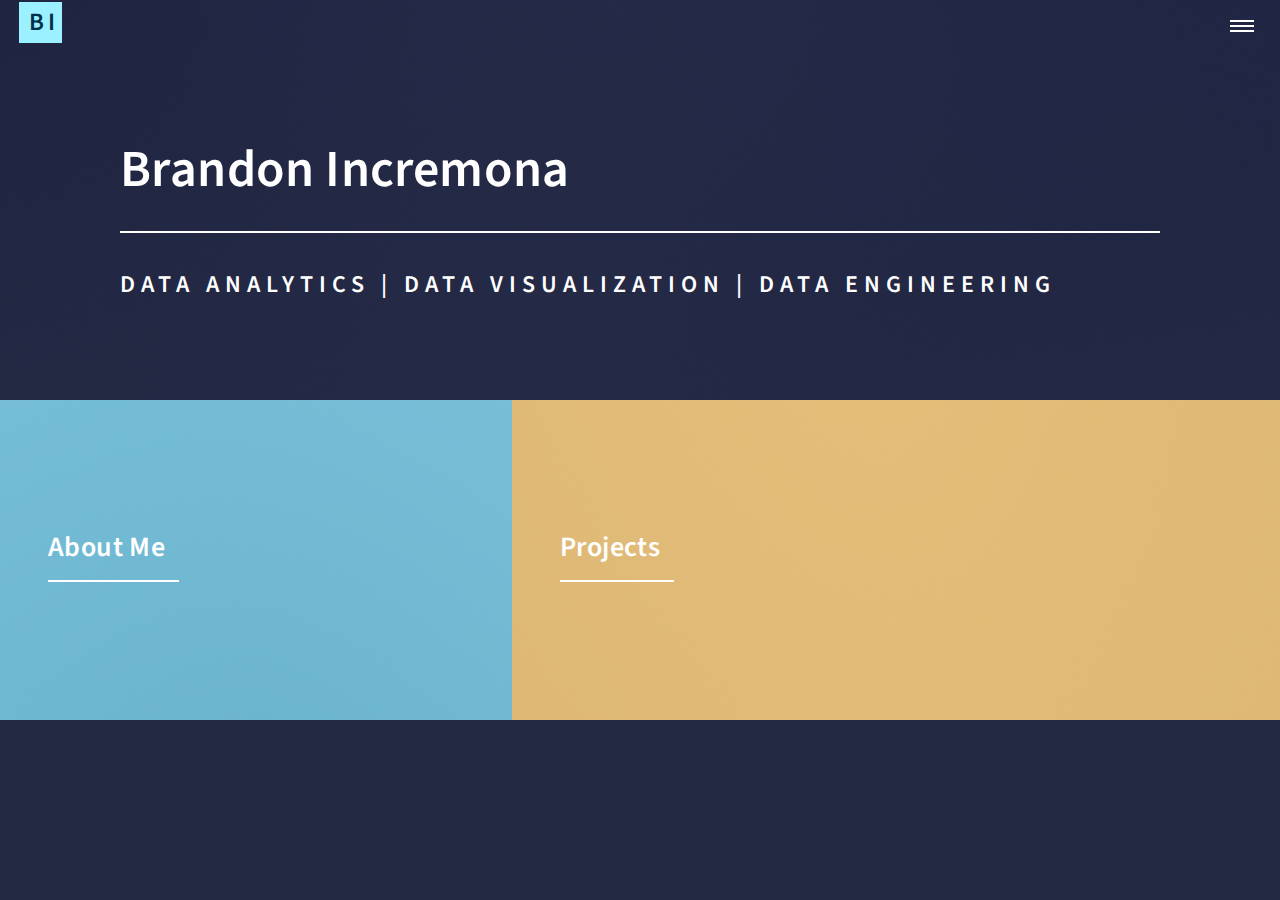
<file: index.html>
<!DOCTYPE HTML>
<!--
	Forty by HTML5 UP
	html5up.net | @ajlkn
	Free for personal and commercial use under the CCA 3.0 license (html5up.net/license)
-->
<html>
	<head>
		<title>Home</title>
		<meta charset="utf-8" />
		<meta name="viewport" content="width=device-width, initial-scale=1, user-scalable=no" />
		<link rel="stylesheet" href="assets/css/main.css" />
		<noscript><link rel="stylesheet" href="assets/css/noscript.css" /></noscript>
	</head>
	<body class="is-preload">

		<!-- Wrapper -->
			<div id="wrapper">

				<!-- Header -->
				<header id="header" class="alt style2">
					<a href="index.html" class="logo"><strong style="font-size:25px;">BI</strong> <span></span></a>
					<nav>
						<a href="#menu"></a>
					</nav>
				</header>

				<!-- Menu -->
				<nav id="menu">
					<ul class="links">
						<li><a href="index.html">Home</a></li>
						<li><a href="projects.html">Projects</a></li>
						<li><a href="About.html">About Me</a></li>
					</ul>
					
				</nav>
				

				

				<!-- Banner -->
					<section id="banner" class="major">
						<div class="inner">
							<header class="major">
								<h1>Brandon Incremona</h1>
							</header>
							<div class="content">
								<p style="font-size:24px;">Data Analytics | Data Visualization | Data Engineering</p>
								<ul class="actions">
								</ul>
							</div>
						</div>
					</section>

				<!-- Main -->
					<div id="main">

						<!-- One -->
							<section id="one" class="tiles">
								<article>
									<span class="image">
										<img src="images/pic01.jpg" alt="" />
									</span>
									<header class="major">
										<h3><a href="About.html" class="link">About Me</a></h3>
										<p></p>
									</header>
								</article>
								<article>
									<span class="image">
										<img src="images/pic02.jpg" alt="" />
									</span>
									<header class="major">
										<h3><a href="projects.html" class="link">Projects</a></h3>
										<p></p>
									</header>
								</article>
								
							</section>

						
					</div>
			</div>

		<!-- Scripts -->
			<script src="assets/js/jquery.min.js"></script>
			<script src="assets/js/jquery.scrolly.min.js"></script>
			<script src="assets/js/jquery.scrollex.min.js"></script>
			<script src="assets/js/browser.min.js"></script>
			<script src="assets/js/breakpoints.min.js"></script>
			<script src="assets/js/util.js"></script>
			<script src="assets/js/main.js"></script>

	</body>
</html>
</file>
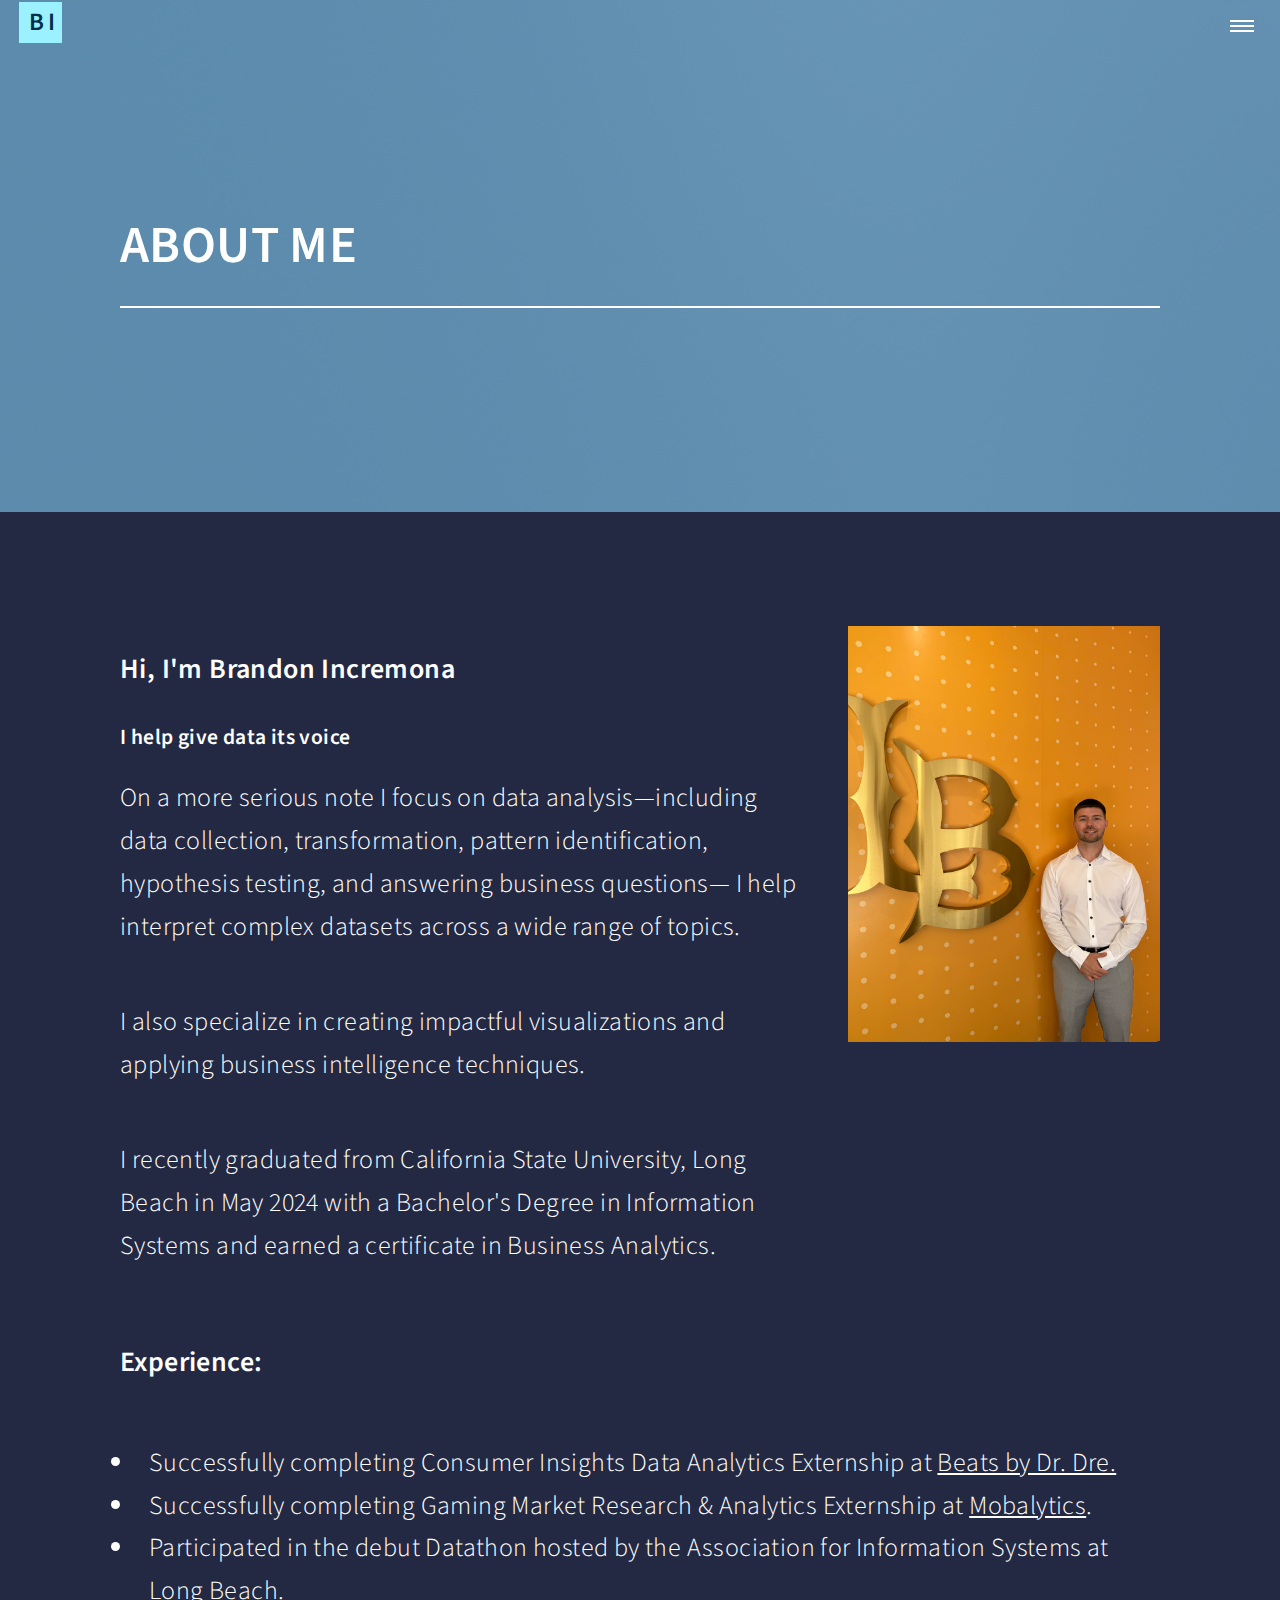
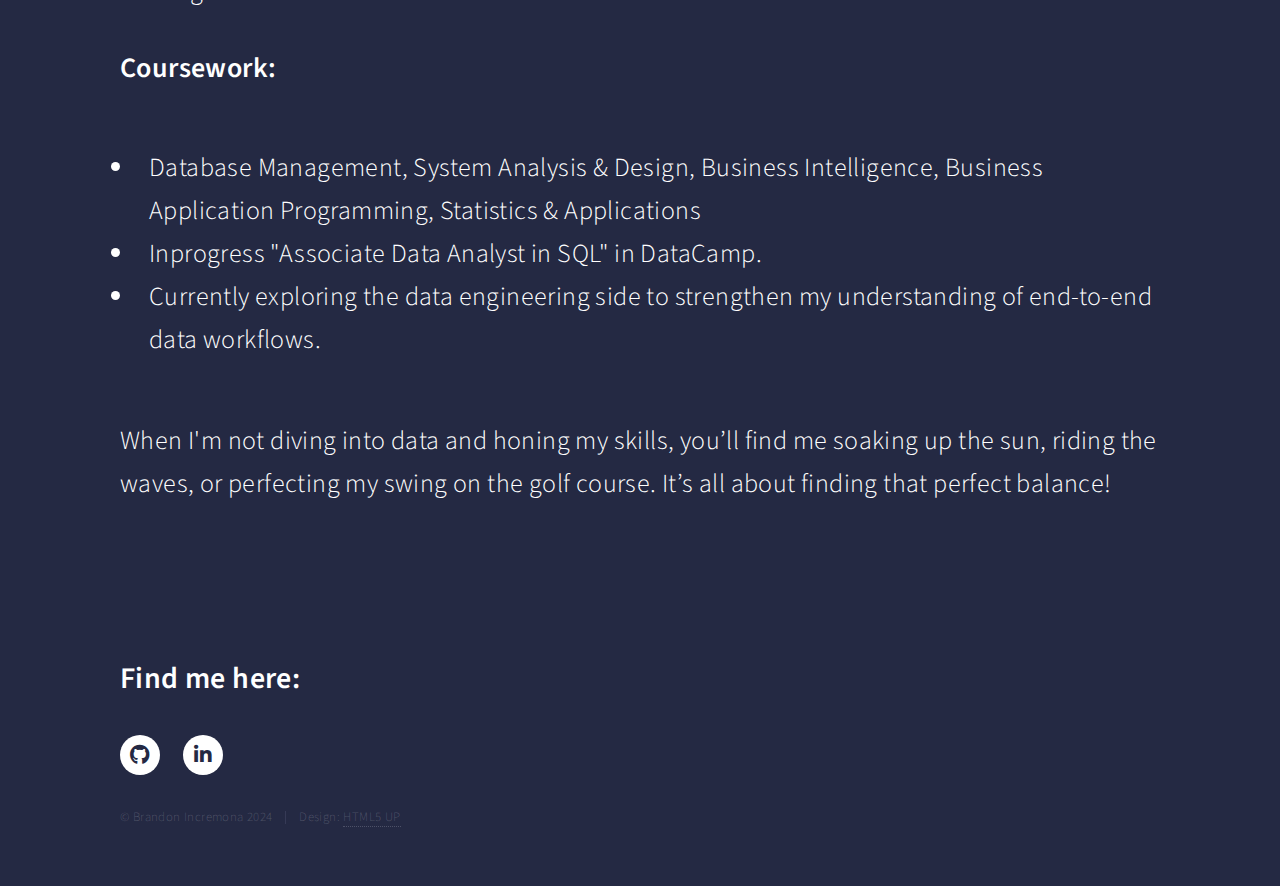
<file: About.html>
<!DOCTYPE HTML>
<!--
	Forty by HTML5 UP
	html5up.net | @ajlkn
	Free for personal and commercial use under the CCA 3.0 license (html5up.net/license)
-->
<html>
	<head>
		<title>About Me</title>
		<meta charset="utf-8" />
		<meta name="viewport" content="width=device-width, initial-scale=1, user-scalable=no" />
		<link rel="stylesheet" href="assets/css/main.css" />
		<noscript><link rel="stylesheet" href="assets/css/noscript.css" /></noscript>
	</head>
	<body class="is-preload">

		<!-- Wrapper -->
			<div id="wrapper">

				<!-- Header -->
				<!-- Note: The "styleN" class below should match that of the banner element. -->
					<header id="header" class="alt style2">
						<a href="index.html" class="logo"><strong style="font-size:25px;">BI</strong> <span></span></a>
						<nav>
							<a href="#menu"></a>
						</nav>
					</header>

					<!-- Menu -->
					<nav id="menu">
						<ul class="links">
							<li><a href="index.html">Home</a></li>
							<li><a href="projects.html">Projects</a></li>
							<li><a href="About.html">About Me</a></li>
						</ul>
						
					</nav>

				<!-- Banner -->
				<!-- Note: The "styleN" class below should match that of the header element. -->
					<section id="banner" class="style2">
						<div class="inner">
							<span class="image">
								<img src="images/pic07.jpg" alt="" />
							</span>
							<header class="major">
								<h1>ABOUT ME</h1>
							</header>
							<div class="content">
								<p style="font-size:18px;"></p>
							</div>
						</div>
					</section>

						<!-- Three -->
						<section id="three">
							<div class="inner">
								<div class="content" style="overflow: hidden; margin-top: 50px;">
									<div style="float: left; width: 65%; padding-top: 20px;">
										<h2>Hi, I'm Brandon Incremona</h2>
										<h3>I help give data its voice</h3>
										<p  style="font-size:26px;">On a more serious note I focus on data analysis—including data collection, transformation, pattern identification, hypothesis testing, and answering business questions—
											I help interpret complex datasets across a wide range of topics.</p>
										<p  style="font-size:26px;">
											I also specialize in creating impactful visualizations and applying business intelligence techniques.
										</p>
										<p style="font-size:26px;">
											I recently graduated from California State University, Long Beach in May 2024 with a Bachelor's Degree in Information Systems and earned a certificate in Business Analytics. 
										</p>
									</div>
									<div style="float: right; width: 30%; margin-left: 20px;">
										<img src="images/PicOfMe2.jpg" alt="My picture" style="width: 100%; height: auto; object-fit: cover;" />
									</div>
								</div>
								<div style="clear: both; padding-top: 20px;">
									<p style="font-size:28px;"><b>Experience:</b>
										<ul>
											<li style="font-size:26px;">Successfully completing Consumer Insights Data Analytics Externship at <u>Beats by Dr. Dre.</u></li>
											<li style="font-size:26px;">Successfully completing Gaming Market Research & Analytics Externship at <u>Mobalytics</u>.</li>
											<li style="font-size:26px;">Participated in the debut Datathon hosted by the Association for Information Systems at Long Beach.</li>
										  </ul>
									</p>
									<p style="font-size:28px;"><b>Coursework:</b>
										<ul>
											<li style="font-size:26px;">Database Management, System Analysis & Design, Business Intelligence, Business Application Programming, Statistics & Applications</u></li>
											<li style="font-size:26px;">Inprogress "Associate Data Analyst in SQL" in DataCamp.</li>
											<li style="font-size:26px;">Currently exploring the data engineering side to strengthen my understanding of end-to-end data workflows.</li>
										  </ul>
										</p>
									<br>
									<p style="font-size:26px;">When I'm not diving into data and honing my skills, you’ll find me soaking up the sun, riding the waves, or perfecting my swing on the golf course. It’s all about finding that perfect balance!</p>
								</div>
							</div>
						</section>

							<!-- Footer -->
					<footer id="footer">
						<div class="inner">
							<ul class="icons">
								<p><strong style="font-size: 30px;">Find me here:</strong></p>
								<li style="font-size:20px;"><a href="https://github.com/ThatOtherBrandon" class="icon brands alt fa-github"><span class="label">GitHub</span></a></li>
								<li style="font-size:20px;"><a href="https://www.linkedin.com/in/brandon-incremona-26231126a/" class="icon brands alt fa-linkedin-in"><span class="label">LinkedIn</span></a></li>
							</ul>
							<ul class="copyright">
								<li>&copy; Brandon Incremona 2024</li><li>Design: <a href="https://html5up.net">HTML5 UP</a></li>
							</ul>
						</div>
					</footer>

					</div>

				
				

			</div>

		<!-- Scripts -->
			<script src="assets/js/jquery.min.js"></script>
			<script src="assets/js/jquery.scrolly.min.js"></script>
			<script src="assets/js/jquery.scrollex.min.js"></script>
			<script src="assets/js/browser.min.js"></script>
			<script src="assets/js/breakpoints.min.js"></script>
			<script src="assets/js/util.js"></script>
			<script src="assets/js/main.js"></script>

	</body>
</html>
</file>
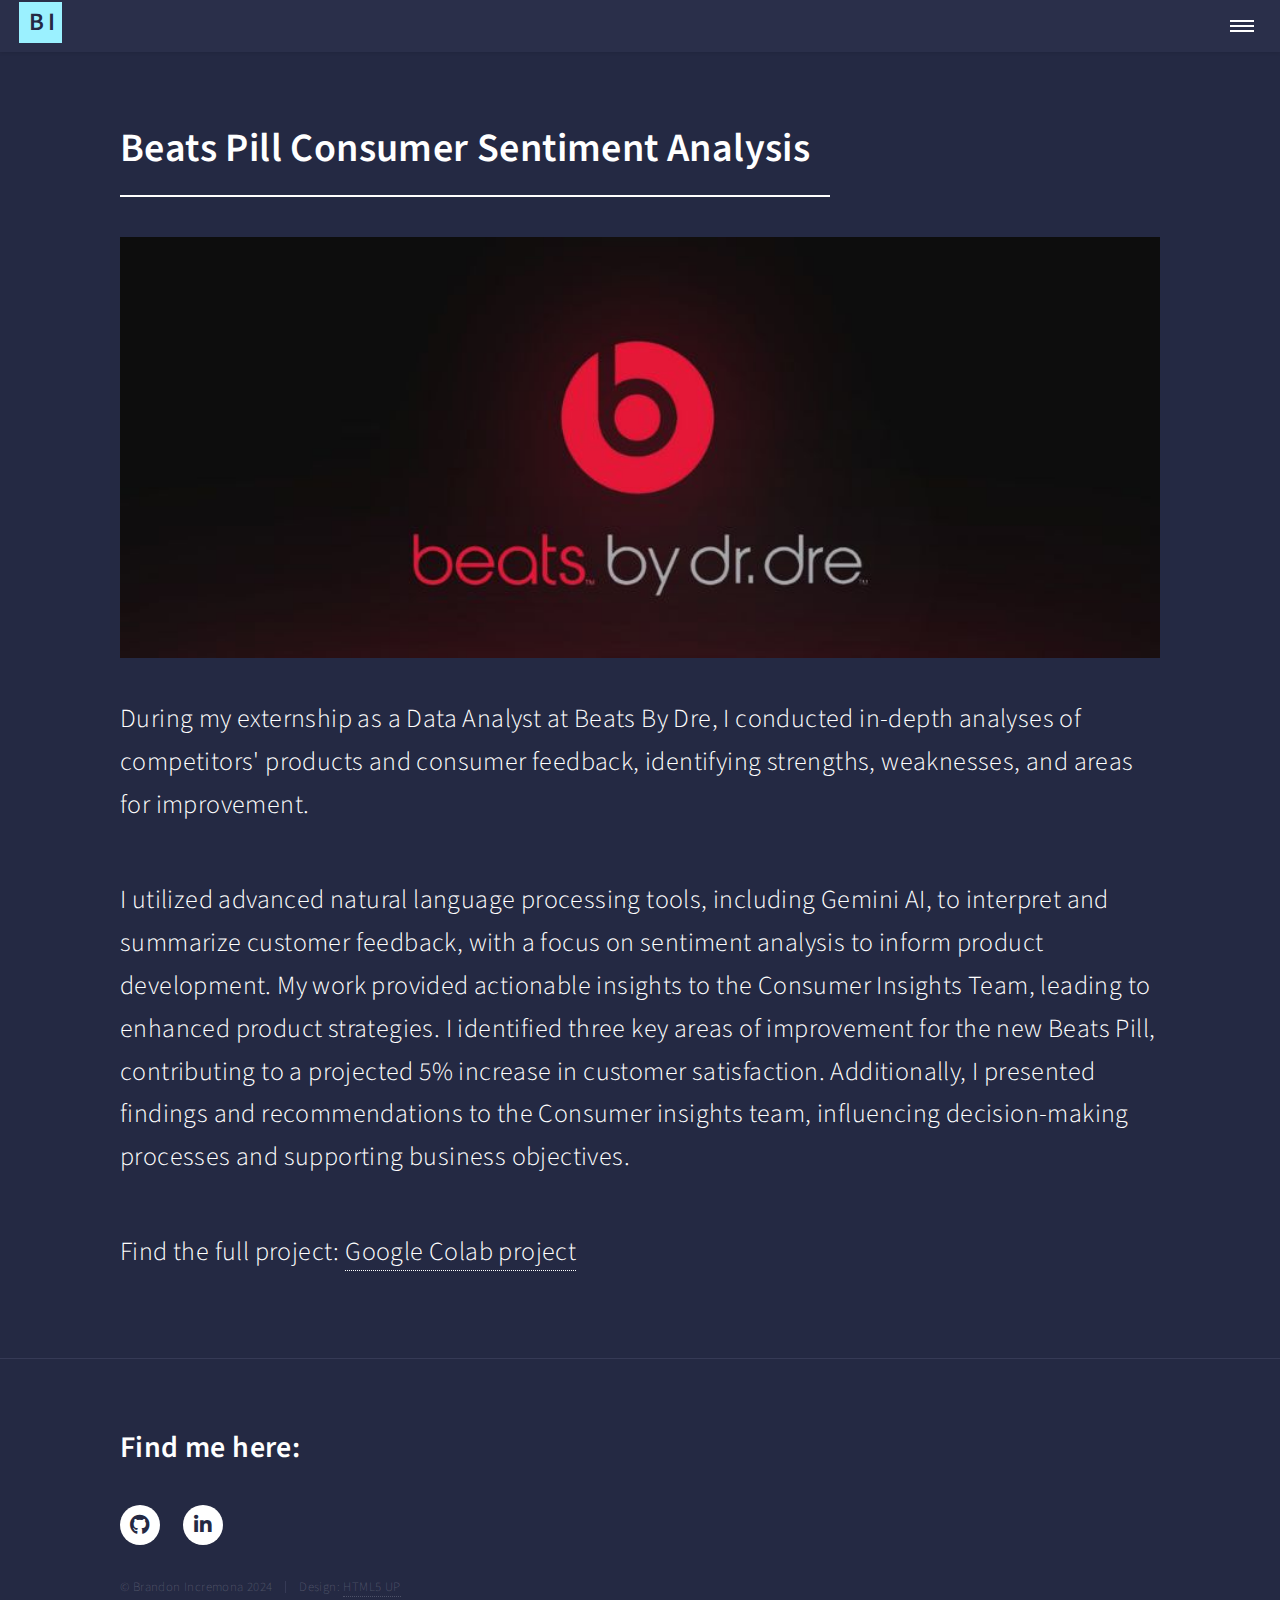
<file: Beats_project.html>
<!DOCTYPE HTML>
<!--
	Forty by HTML5 UP
	html5up.net | @ajlkn
	Free for personal and commercial use under the CCA 3.0 license (html5up.net/license)
-->
<html>
	<head>
		<title>Project-Beats</title>
		<meta charset="utf-8" />
		<meta name="viewport" content="width=device-width, initial-scale=1, user-scalable=no" />
		<link rel="stylesheet" href="assets/css/main.css" />
		<noscript><link rel="stylesheet" href="assets/css/noscript.css" /></noscript>
	</head>
	<body class="is-preload">

		<!-- Wrapper -->
			<div id="wrapper">

				<!-- Header -->
					<header id="header">
						<a href="index.html" class="logo"><strong style="font-size:25px;">BI</strong> <span></span></a>
						<nav>
							<a href="#menu"></a>
						</nav>
					</header>

				<!-- Menu -->
					<nav id="menu">
						<ul class="links">
							<li><a href="index.html">Home</a></li>
							<li><a href="projects.html">Projects</a></li>
							<li><a href="About.html">About Me</a></li>
						</ul>
					</nav>

				<!-- Main -->
					<div id="main" class="alt">

						<!-- One -->
							<section id="one">
								<div class="inner">
									<header class="major">
										<h1>Beats Pill Consumer Sentiment Analysis</h1>
									</header>
									<span class="image main"><img src="images/Beats_cover.jpg" alt="" /></span>
									<p style="font-size:26px;">During my externship as a Data Analyst at Beats By Dre, I conducted in-depth analyses of competitors' products and consumer feedback, identifying strengths, weaknesses, and areas for improvement. </p>
									<p style="font-size:26px;">I utilized advanced natural language processing tools, including Gemini AI, to interpret and summarize customer feedback, with a focus on sentiment analysis to inform product development. 
										My work provided actionable insights to the Consumer Insights Team, leading to enhanced product strategies. 
										I identified three key areas of improvement for the new Beats Pill, contributing to a 
										projected 5% increase in customer satisfaction. Additionally, I presented findings and 
										recommendations to the Consumer insights team, influencing decision-making processes and supporting business objectives.</p>
									<p style="font-size:26px;">Find the full project: <a href="https://colab.research.google.com/drive/1HxPakgY331AKil6V1hEoyfA2ZdOXx88f?usp=sharing" target="_blank">Google Colab project</a></p>
								</div>
							</section>

					</div>

				

				<!-- Footer -->
				<footer id="footer">
					<div class="inner">
						<ul class="icons">
							<p><strong style="font-size: 30px;">Find me here:</strong></p>
							<li style="font-size:20px;"><a href="https://github.com/ThatOtherBrandon" class="icon brands alt fa-github"><span class="label">GitHub</span></a></li>
							<li style="font-size:20px;"><a href="https://www.linkedin.com/in/brandon-incremona-26231126a/" class="icon brands alt fa-linkedin-in"><span class="label">LinkedIn</span></a></li>
						</ul>
						<ul class="copyright">
							<li>&copy; Brandon Incremona 2024</li><li>Design: <a href="https://html5up.net">HTML5 UP</a></li>
						</ul>
					</div>
				</footer>
				

			</div>

		<!-- Scripts -->
			<script src="assets/js/jquery.min.js"></script>
			<script src="assets/js/jquery.scrolly.min.js"></script>
			<script src="assets/js/jquery.scrollex.min.js"></script>
			<script src="assets/js/browser.min.js"></script>
			<script src="assets/js/breakpoints.min.js"></script>
			<script src="assets/js/util.js"></script>
			<script src="assets/js/main.js"></script>

	</body>
</html>
</file>
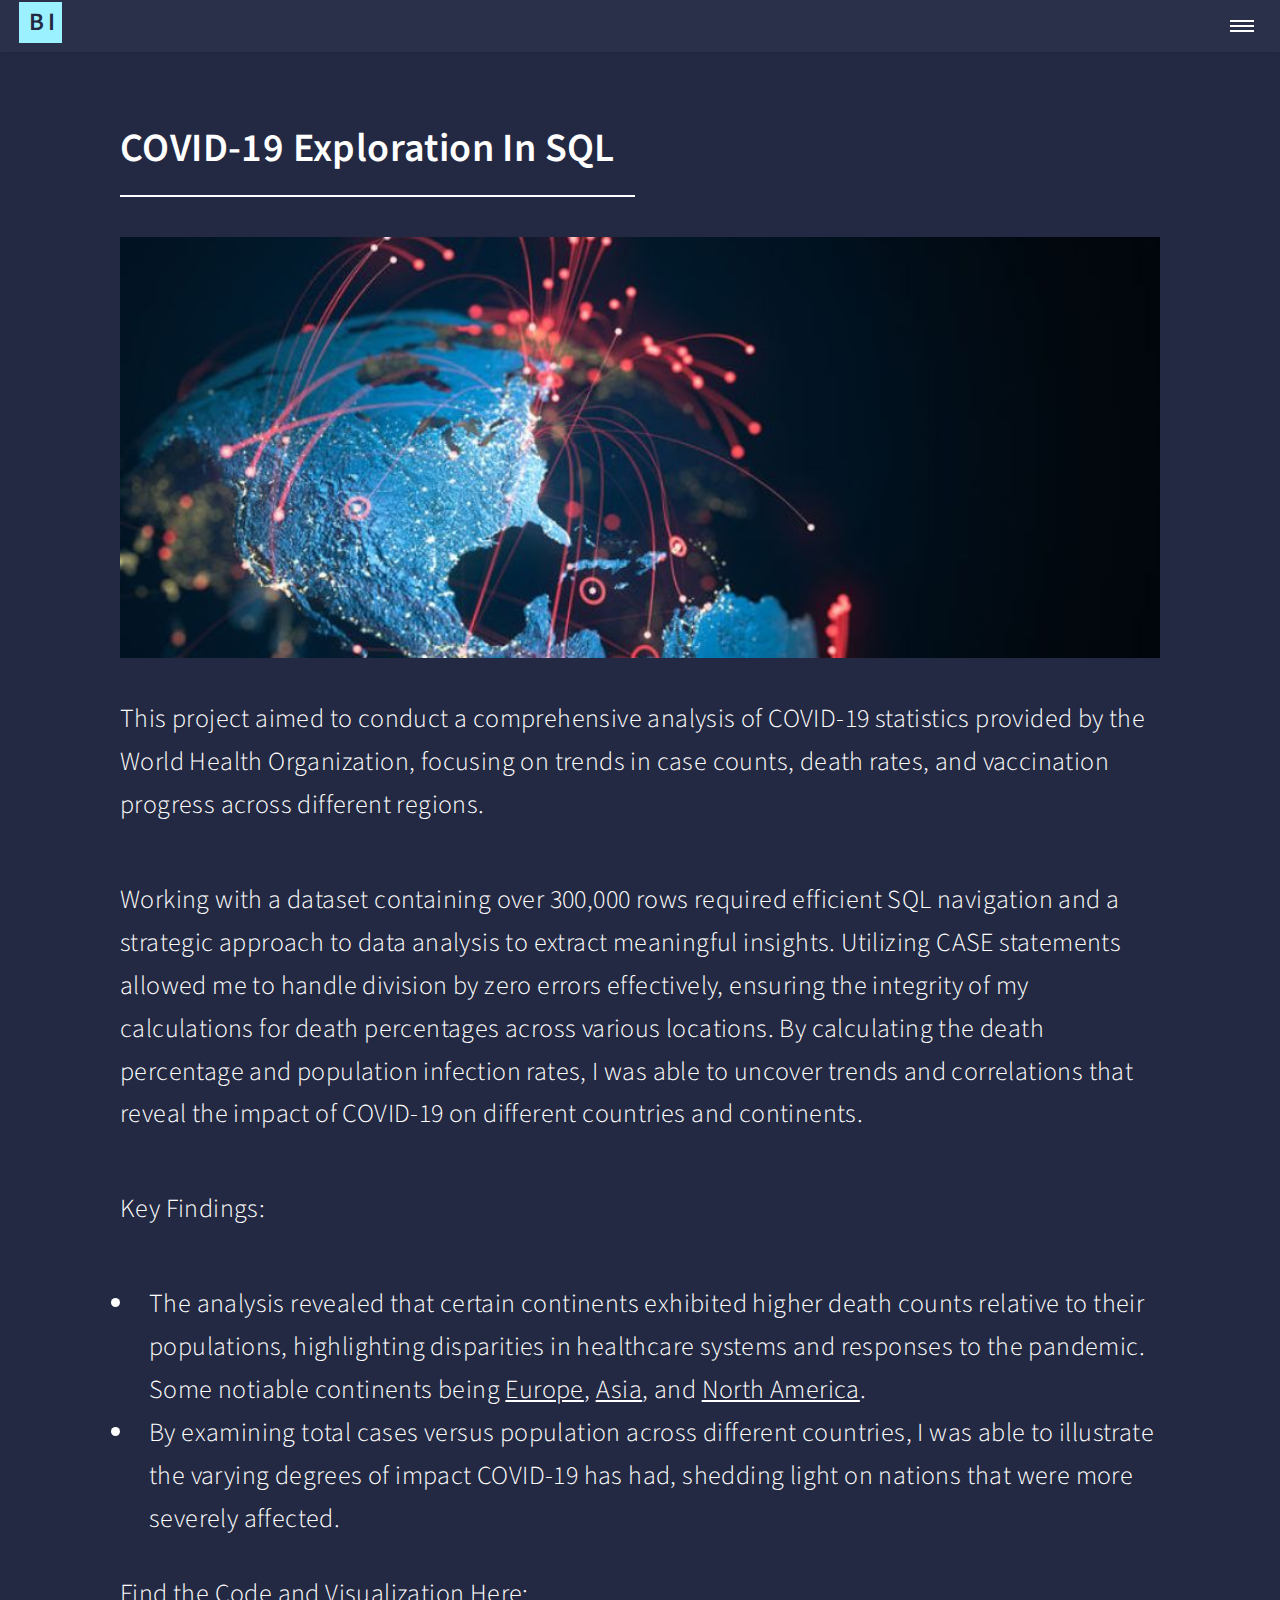
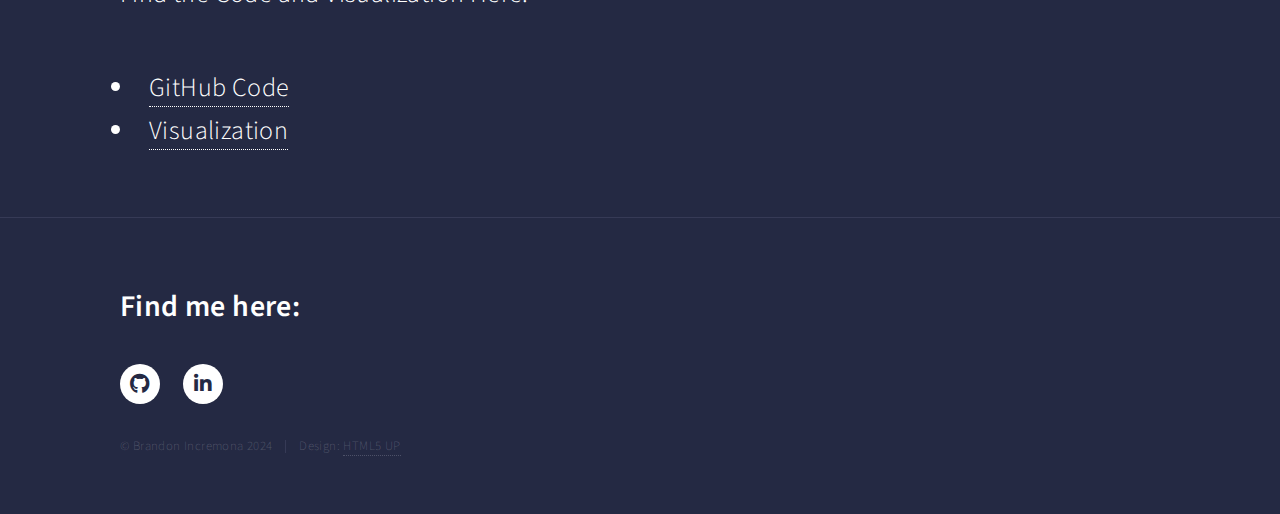
<file: Covid_project.html>
<!DOCTYPE HTML>
<!--
	Forty by HTML5 UP
	html5up.net | @ajlkn
	Free for personal and commercial use under the CCA 3.0 license (html5up.net/license)
-->
<html>
	<head>
		<title>Project - Covid-19</title>
		<meta charset="utf-8" />
		<meta name="viewport" content="width=device-width, initial-scale=1, user-scalable=no" />
		<link rel="stylesheet" href="assets/css/main.css" />
		<noscript><link rel="stylesheet" href="assets/css/noscript.css" /></noscript>
	</head>
	<body class="is-preload">

		<!-- Wrapper -->
			<div id="wrapper">

				<!-- Header -->
					<header id="header">
						<a href="index.html" class="logo"><strong style="font-size:25px;">BI</strong> <span></span></a>
						<nav>
							<a href="#menu"></a>
						</nav>
					</header>

				<!-- Menu -->
					<nav id="menu">
						<ul class="links">
							<li><a href="index.html">Home</a></li>
							<li><a href="projects.html">Projects</a></li>
							<li><a href="About.html">About Me</a></li>
						</ul>
					</nav>

				<!-- Main -->
					<div id="main" class="alt">

						<!-- One -->
							<section id="one">
								<div class="inner">
									<header class="major">
										<h1>COVID-19 Exploration In SQL</h1>
									</header>
									<span class="image main"><img src="images/Covid_cover.jpg" alt="" /></span>
									<p style="font-size:26px;">This project aimed to conduct a comprehensive analysis of COVID-19 statistics provided by the World Health Organization, focusing on trends in case counts, death rates, and vaccination progress across different regions.</p>
									<p style="font-size:26px;">Working with a dataset containing over 300,000 rows required efficient SQL navigation and a strategic approach to data analysis to extract meaningful insights. Utilizing CASE statements allowed me to handle division by zero errors effectively, ensuring the integrity of my calculations for death percentages across various locations. By calculating the death percentage and population infection rates, I was able to uncover trends and correlations that reveal the impact of COVID-19 on different countries and continents. </p>
									<p style="font-size:26px;">Key Findings: </p>
									<ul>
										<li style="font-size:26px;">The analysis revealed that certain continents exhibited higher death counts relative to their populations, highlighting disparities in healthcare systems and responses to the pandemic. Some notiable continents being <u>Europe</u>, <u>Asia</u>, and <u>North America</u>.</li>
										<li style="font-size:26px;">By examining total cases versus population across different countries, I was able to illustrate the varying degrees of impact COVID-19 has had, shedding light on nations that were more severely affected.</li>
									  </ul>
									<p style="font-size:26px;">Find the Code and Visualization Here:</p>
									<ul>
										<li style="font-size:26px;"><a href="https://github.com/ThatOtherBrandon/Covid-19_Exploratory_Analysis" target="_blank">GitHub Code</a></li>
										<li style="font-size:26px;"><a href="https://public.tableau.com/app/profile/brandon.incremona/viz/CovidDashboardPortfolioProject_17050928887600/Dashboard1" target="_blank">Visualization</a></li>
									  </ul>
								</div>
							</section>

					</div>

				

				<!-- Footer -->
				<footer id="footer">
					<div class="inner">
						<ul class="icons">
							<p><strong style="font-size: 30px;">Find me here:</strong></p>
							<li style="font-size:20px;"><a href="https://github.com/ThatOtherBrandon" class="icon brands alt fa-github"><span class="label">GitHub</span></a></li>
							<li style="font-size:20px;"><a href="https://www.linkedin.com/in/brandon-incremona-26231126a/" class="icon brands alt fa-linkedin-in"><span class="label">LinkedIn</span></a></li>
						</ul>
						<ul class="copyright">
							<li>&copy; Brandon Incremona 2024</li><li>Design: <a href="https://html5up.net">HTML5 UP</a></li>
						</ul>
					</div>
				</footer>

			</div>

		<!-- Scripts -->
			<script src="assets/js/jquery.min.js"></script>
			<script src="assets/js/jquery.scrolly.min.js"></script>
			<script src="assets/js/jquery.scrollex.min.js"></script>
			<script src="assets/js/browser.min.js"></script>
			<script src="assets/js/breakpoints.min.js"></script>
			<script src="assets/js/util.js"></script>
			<script src="assets/js/main.js"></script>

	</body>
</html>
</file>
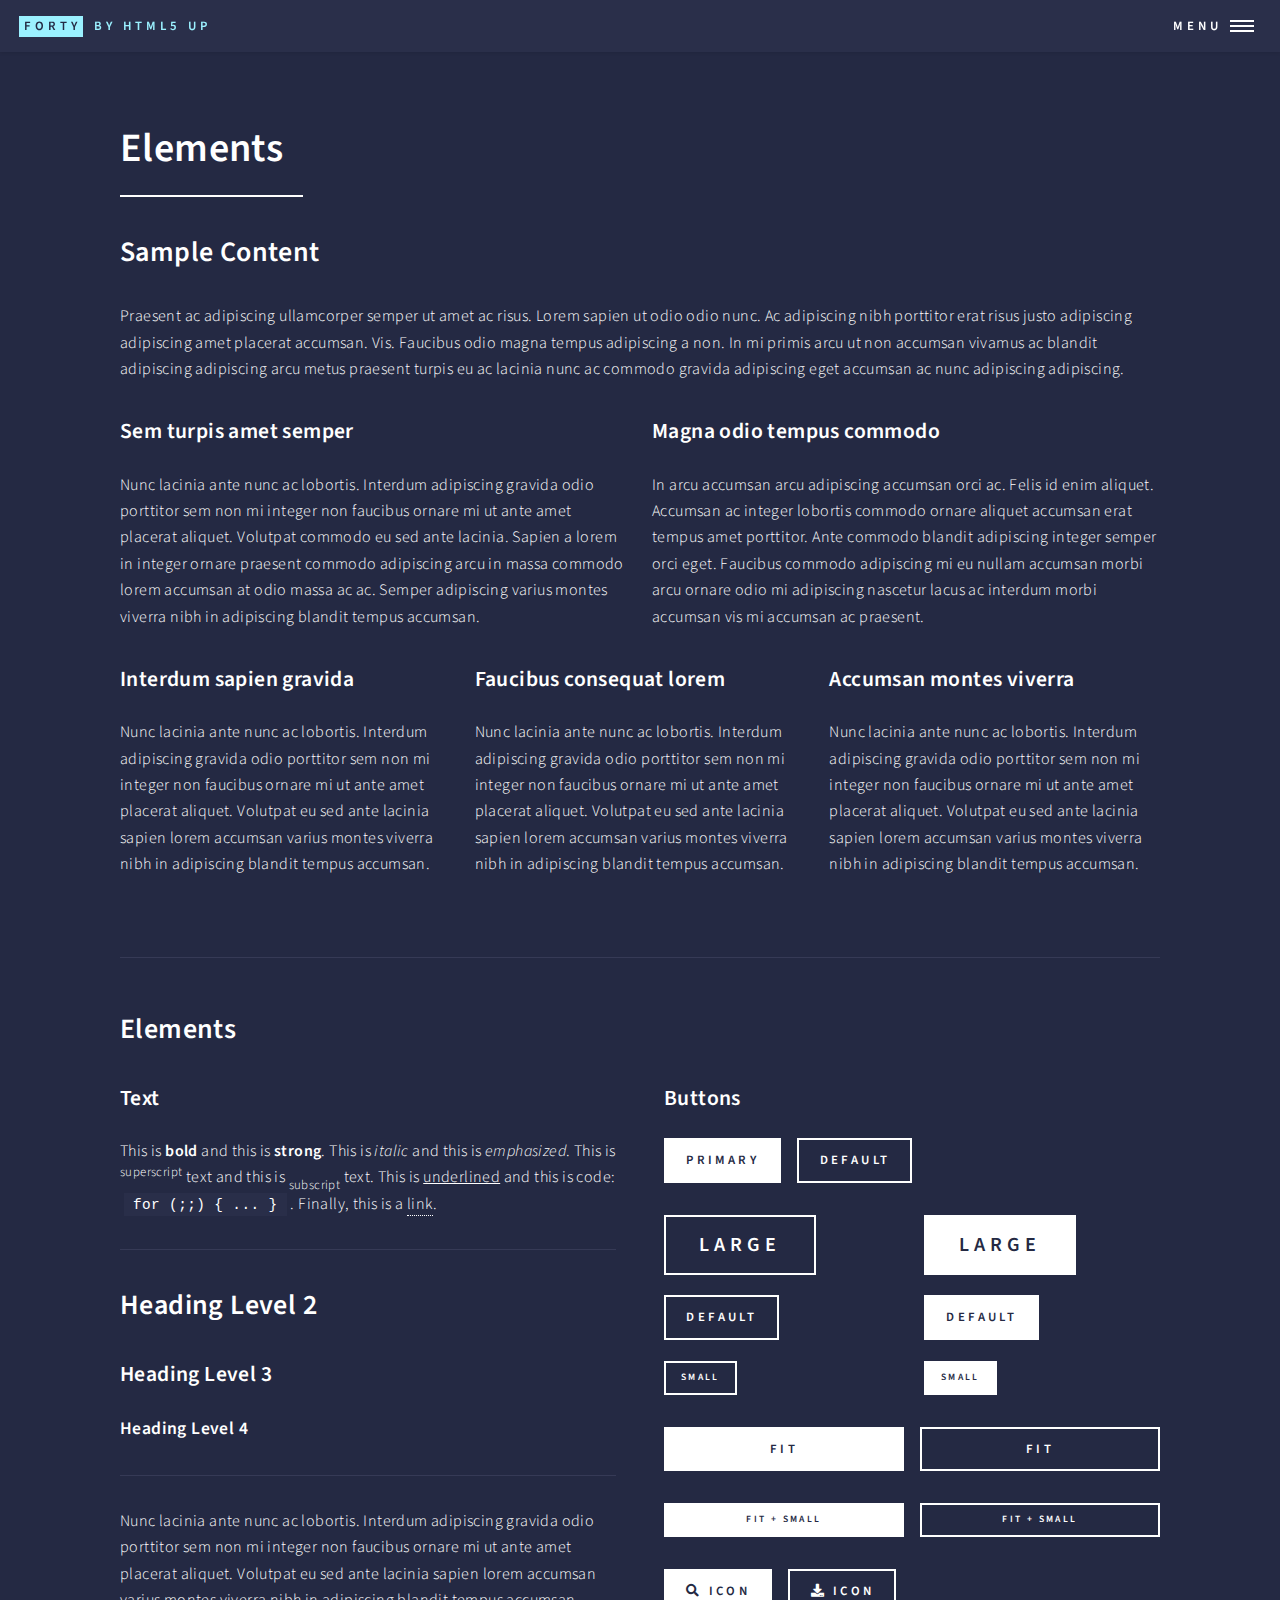
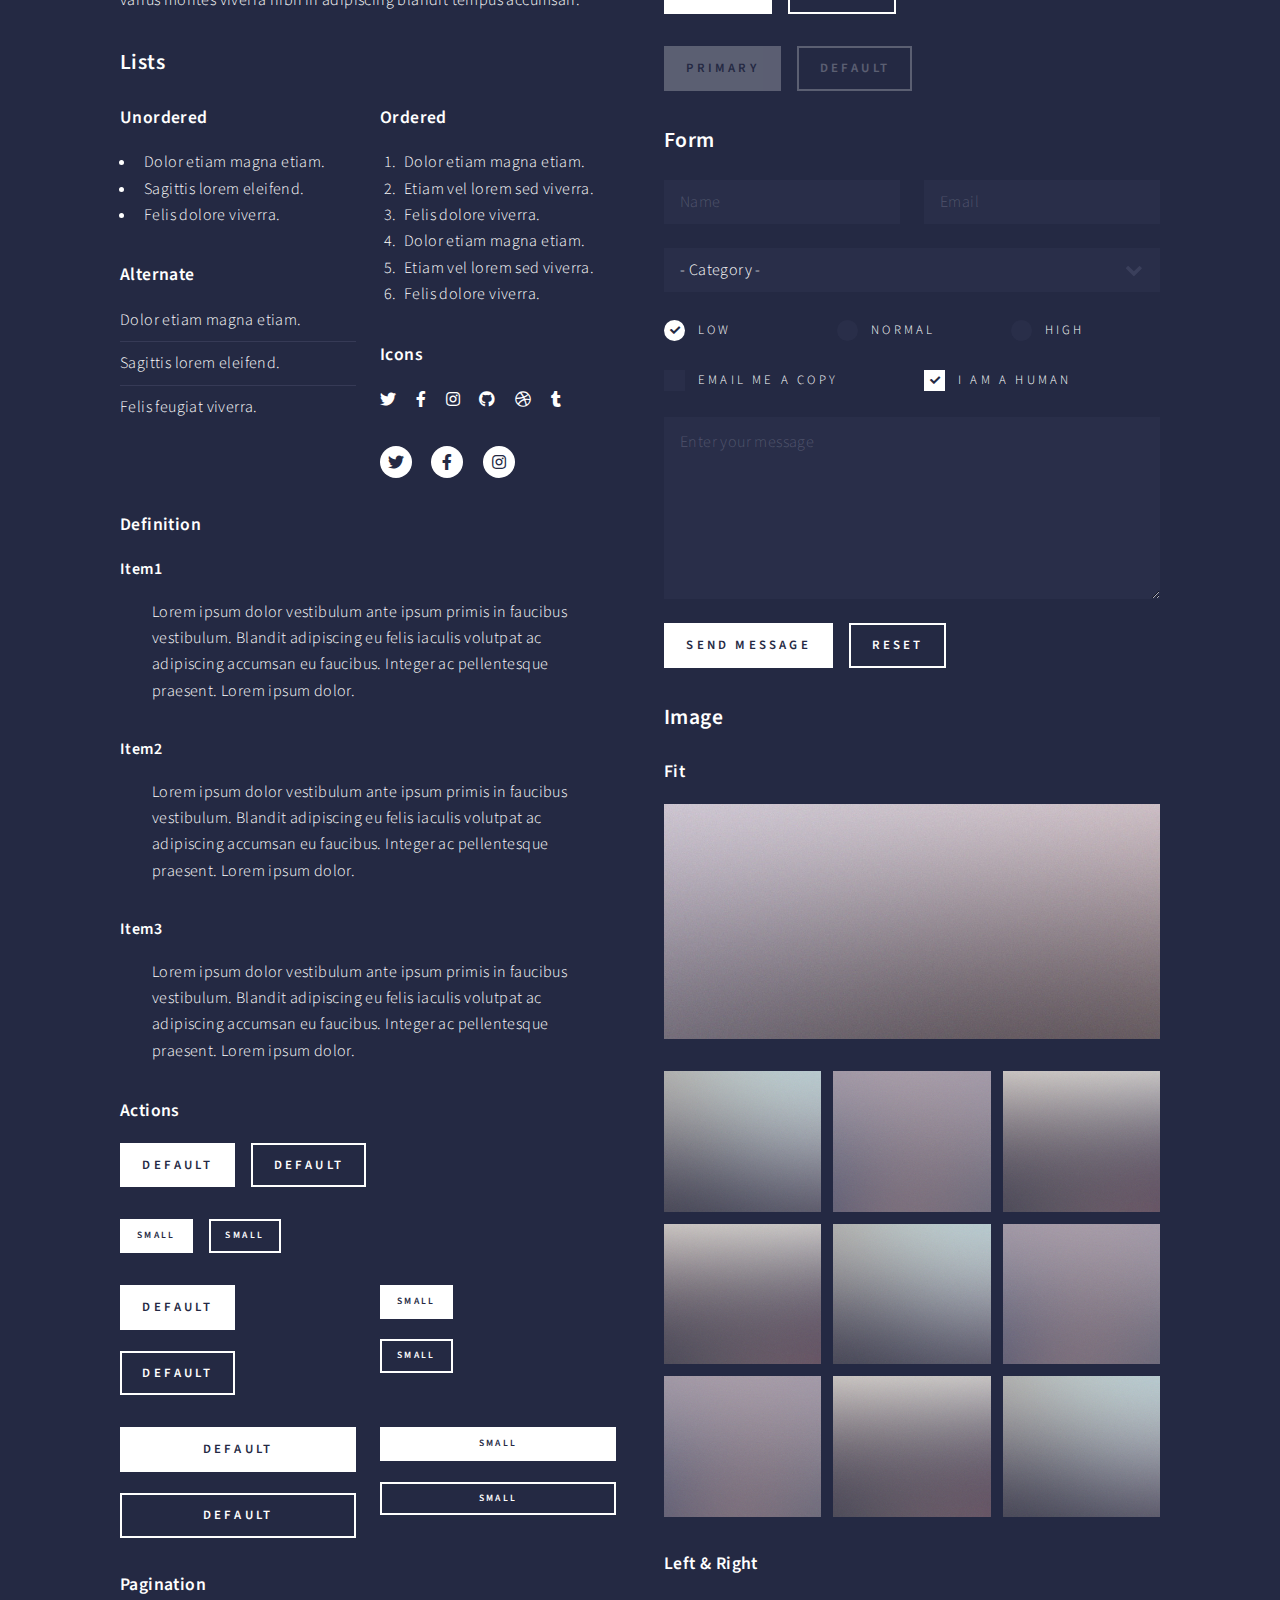
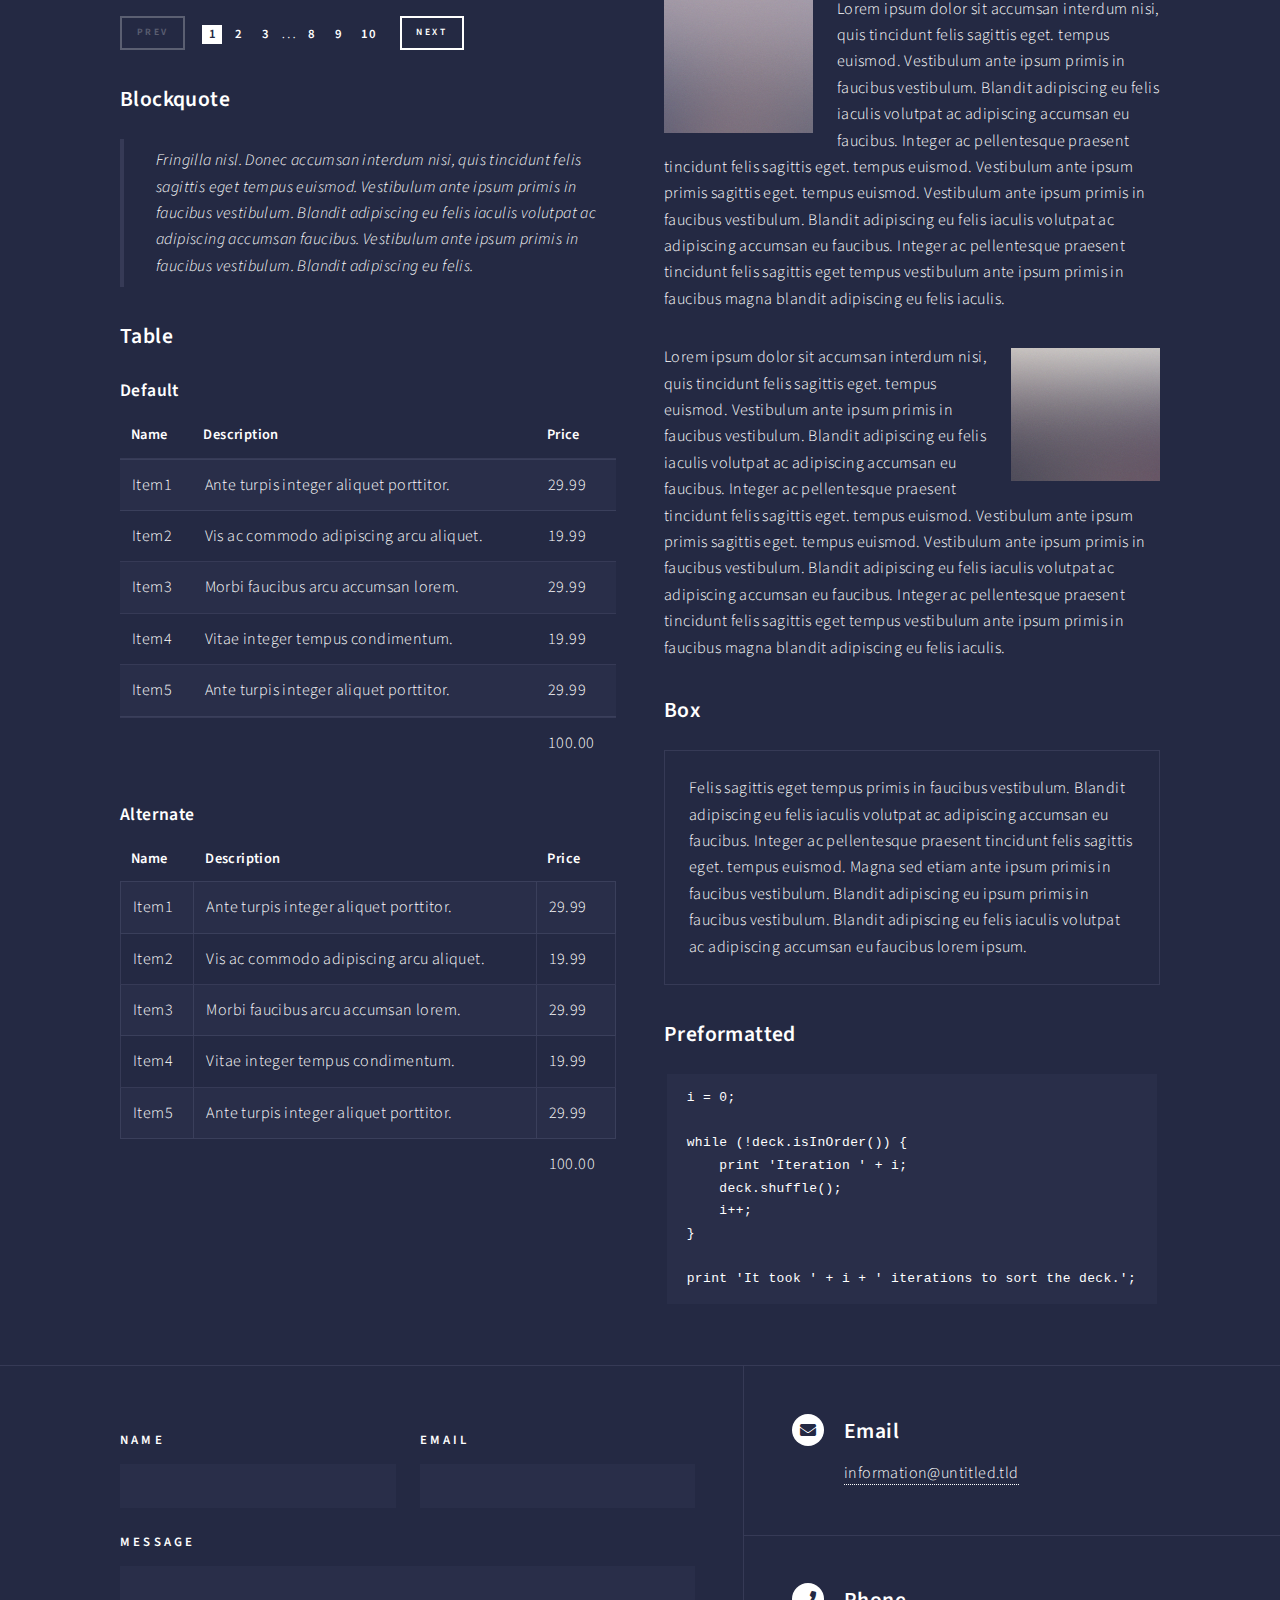
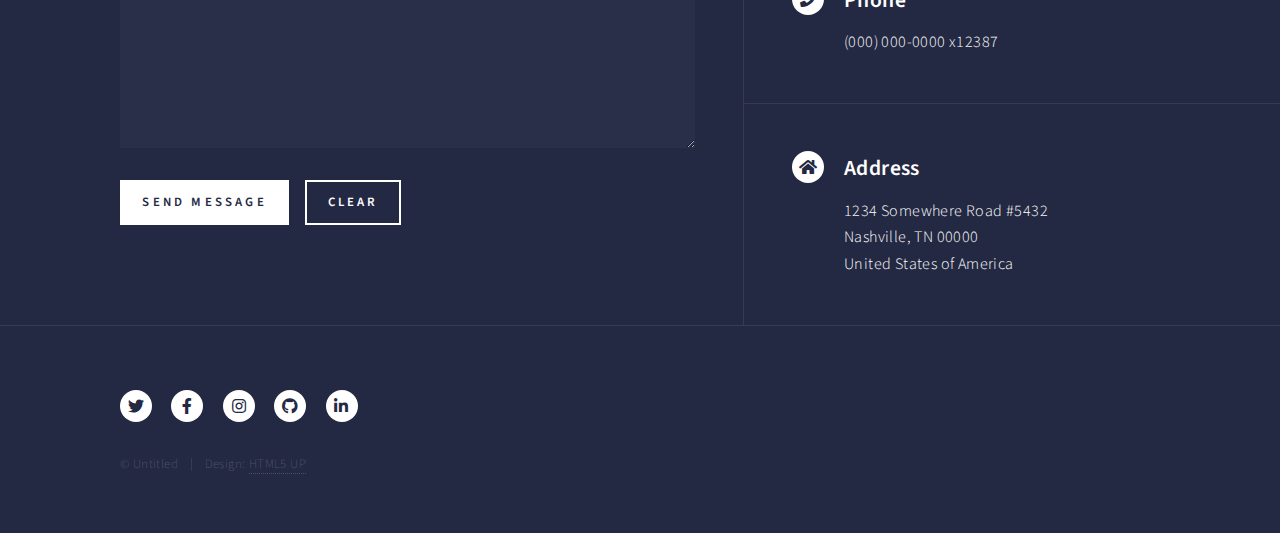
<file: elements.html>
<!DOCTYPE HTML>
<!--
	Forty by HTML5 UP
	html5up.net | @ajlkn
	Free for personal and commercial use under the CCA 3.0 license (html5up.net/license)
-->
<html>
	<head>
		<title>Elements - Forty by HTML5 UP</title>
		<meta charset="utf-8" />
		<meta name="viewport" content="width=device-width, initial-scale=1, user-scalable=no" />
		<link rel="stylesheet" href="assets/css/main.css" />
		<noscript><link rel="stylesheet" href="assets/css/noscript.css" /></noscript>
	</head>
	<body class="is-preload">

		<!-- Wrapper -->
			<div id="wrapper">

				<!-- Header -->
					<header id="header">
						<a href="index.html" class="logo"><strong>Forty</strong> <span>by HTML5 UP</span></a>
						<nav>
							<a href="#menu">Menu</a>
						</nav>
					</header>

				<!-- Menu -->
					<nav id="menu">
						<ul class="links">
							<li><a href="index.html">Home</a></li>
							<li><a href="landing.html">Landing</a></li>
							<li><a href="generic.html">Generic</a></li>
							<li><a href="elements.html">Elements</a></li>
						</ul>
						<ul class="actions stacked">
							<li><a href="#" class="button primary fit">Get Started</a></li>
							<li><a href="#" class="button fit">Log In</a></li>
						</ul>
					</nav>

				<!-- Main -->
					<div id="main" class="alt">

						<!-- One -->
							<section id="one">
								<div class="inner">
									<header class="major">
										<h1>Elements</h1>
									</header>

									<!-- Content -->
										<h2 id="content">Sample Content</h2>
										<p>Praesent ac adipiscing ullamcorper semper ut amet ac risus. Lorem sapien ut odio odio nunc. Ac adipiscing nibh porttitor erat risus justo adipiscing adipiscing amet placerat accumsan. Vis. Faucibus odio magna tempus adipiscing a non. In mi primis arcu ut non accumsan vivamus ac blandit adipiscing adipiscing arcu metus praesent turpis eu ac lacinia nunc ac commodo gravida adipiscing eget accumsan ac nunc adipiscing adipiscing.</p>
										<div class="row">
											<div class="col-6 col-12-small">
												<h3>Sem turpis amet semper</h3>
												<p>Nunc lacinia ante nunc ac lobortis. Interdum adipiscing gravida odio porttitor sem non mi integer non faucibus ornare mi ut ante amet placerat aliquet. Volutpat commodo eu sed ante lacinia. Sapien a lorem in integer ornare praesent commodo adipiscing arcu in massa commodo lorem accumsan at odio massa ac ac. Semper adipiscing varius montes viverra nibh in adipiscing blandit tempus accumsan.</p>
											</div>
											<div class="col-6 col-12-small">
												<h3>Magna odio tempus commodo</h3>
												<p>In arcu accumsan arcu adipiscing accumsan orci ac. Felis id enim aliquet. Accumsan ac integer lobortis commodo ornare aliquet accumsan erat tempus amet porttitor. Ante commodo blandit adipiscing integer semper orci eget. Faucibus commodo adipiscing mi eu nullam accumsan morbi arcu ornare odio mi adipiscing nascetur lacus ac interdum morbi accumsan vis mi accumsan ac praesent.</p>
											</div>
											<!-- Break -->
											<div class="col-4 col-12-medium">
												<h3>Interdum sapien gravida</h3>
												<p>Nunc lacinia ante nunc ac lobortis. Interdum adipiscing gravida odio porttitor sem non mi integer non faucibus ornare mi ut ante amet placerat aliquet. Volutpat eu sed ante lacinia sapien lorem accumsan varius montes viverra nibh in adipiscing blandit tempus accumsan.</p>
											</div>
											<div class="col-4 col-12-medium">
												<h3>Faucibus consequat lorem</h3>
												<p>Nunc lacinia ante nunc ac lobortis. Interdum adipiscing gravida odio porttitor sem non mi integer non faucibus ornare mi ut ante amet placerat aliquet. Volutpat eu sed ante lacinia sapien lorem accumsan varius montes viverra nibh in adipiscing blandit tempus accumsan.</p>
											</div>
											<div class="col-4 col-12-medium">
												<h3>Accumsan montes viverra</h3>
												<p>Nunc lacinia ante nunc ac lobortis. Interdum adipiscing gravida odio porttitor sem non mi integer non faucibus ornare mi ut ante amet placerat aliquet. Volutpat eu sed ante lacinia sapien lorem accumsan varius montes viverra nibh in adipiscing blandit tempus accumsan.</p>
											</div>
										</div>

									<hr class="major" />

									<!-- Elements -->
										<h2 id="elements">Elements</h2>
										<div class="row gtr-200">
											<div class="col-6 col-12-medium">

												<!-- Text stuff -->
													<h3>Text</h3>
													<p>This is <b>bold</b> and this is <strong>strong</strong>. This is <i>italic</i> and this is <em>emphasized</em>.
													This is <sup>superscript</sup> text and this is <sub>subscript</sub> text.
													This is <u>underlined</u> and this is code: <code>for (;;) { ... }</code>.
													Finally, this is a <a href="#">link</a>.</p>
													<hr />
													<h2>Heading Level 2</h2>
													<h3>Heading Level 3</h3>
													<h4>Heading Level 4</h4>
													<hr />
													<p>Nunc lacinia ante nunc ac lobortis. Interdum adipiscing gravida odio porttitor sem non mi integer non faucibus ornare mi ut ante amet placerat aliquet. Volutpat eu sed ante lacinia sapien lorem accumsan varius montes viverra nibh in adipiscing blandit tempus accumsan.</p>

												<!-- Lists -->
													<h3>Lists</h3>
													<div class="row">
														<div class="col-6 col-12-small">

															<h4>Unordered</h4>
															<ul>
																<li>Dolor etiam magna etiam.</li>
																<li>Sagittis lorem eleifend.</li>
																<li>Felis dolore viverra.</li>
															</ul>

															<h4>Alternate</h4>
															<ul class="alt">
																<li>Dolor etiam magna etiam.</li>
																<li>Sagittis lorem eleifend.</li>
																<li>Felis feugiat viverra.</li>
															</ul>

														</div>
														<div class="col-6 col-12-small">

															<h4>Ordered</h4>
															<ol>
																<li>Dolor etiam magna etiam.</li>
																<li>Etiam vel lorem sed viverra.</li>
																<li>Felis dolore viverra.</li>
																<li>Dolor etiam magna etiam.</li>
																<li>Etiam vel lorem sed viverra.</li>
																<li>Felis dolore viverra.</li>
															</ol>

															<h4>Icons</h4>
															<ul class="icons">
																<li><a href="#" class="icon brands fa-twitter"><span class="label">Twitter</span></a></li>
																<li><a href="#" class="icon brands fa-facebook-f"><span class="label">Facebook</span></a></li>
																<li><a href="#" class="icon brands fa-instagram"><span class="label">Instagram</span></a></li>
																<li><a href="#" class="icon brands fa-github"><span class="label">Github</span></a></li>
																<li><a href="#" class="icon brands fa-dribbble"><span class="label">Dribbble</span></a></li>
																<li><a href="#" class="icon brands fa-tumblr"><span class="label">Tumblr</span></a></li>
															</ul>
															<ul class="icons">
																<li><a href="#" class="icon brands alt fa-twitter"><span class="label">Twitter</span></a></li>
																<li><a href="#" class="icon brands alt fa-facebook-f"><span class="label">Facebook</span></a></li>
																<li><a href="#" class="icon brands alt fa-instagram"><span class="label">Instagram</span></a></li>
															</ul>

														</div>
													</div>
													<h4>Definition</h4>
													<dl>
														<dt>Item1</dt>
														<dd>
															<p>Lorem ipsum dolor vestibulum ante ipsum primis in faucibus vestibulum. Blandit adipiscing eu felis iaculis volutpat ac adipiscing accumsan eu faucibus. Integer ac pellentesque praesent. Lorem ipsum dolor.</p>
														</dd>
														<dt>Item2</dt>
														<dd>
															<p>Lorem ipsum dolor vestibulum ante ipsum primis in faucibus vestibulum. Blandit adipiscing eu felis iaculis volutpat ac adipiscing accumsan eu faucibus. Integer ac pellentesque praesent. Lorem ipsum dolor.</p>
														</dd>
														<dt>Item3</dt>
														<dd>
															<p>Lorem ipsum dolor vestibulum ante ipsum primis in faucibus vestibulum. Blandit adipiscing eu felis iaculis volutpat ac adipiscing accumsan eu faucibus. Integer ac pellentesque praesent. Lorem ipsum dolor.</p>
														</dd>
													</dl>

													<h4>Actions</h4>
													<ul class="actions">
														<li><a href="#" class="button primary">Default</a></li>
														<li><a href="#" class="button">Default</a></li>
													</ul>
													<ul class="actions small">
														<li><a href="#" class="button primary small">Small</a></li>
														<li><a href="#" class="button small">Small</a></li>
													</ul>
													<div class="row">
														<div class="col-6 col-12-small">
															<ul class="actions stacked">
																<li><a href="#" class="button primary">Default</a></li>
																<li><a href="#" class="button">Default</a></li>
															</ul>
														</div>
														<div class="col-6 col-12-small">
															<ul class="actions stacked">
																<li><a href="#" class="button primary small">Small</a></li>
																<li><a href="#" class="button small">Small</a></li>
															</ul>
														</div>
														<div class="col-6 col-12-small">
															<ul class="actions stacked">
																<li><a href="#" class="button primary fit">Default</a></li>
																<li><a href="#" class="button fit">Default</a></li>
															</ul>
														</div>
														<div class="col-6 col-12-small">
															<ul class="actions stacked">
																<li><a href="#" class="button primary small fit">Small</a></li>
																<li><a href="#" class="button small fit">Small</a></li>
															</ul>
														</div>
													</div>

													<h4>Pagination</h4>
													<ul class="pagination">
														<li><span class="button small disabled">Prev</span></li>
														<li><a href="#" class="page active">1</a></li>
														<li><a href="#" class="page">2</a></li>
														<li><a href="#" class="page">3</a></li>
														<li><span>&hellip;</span></li>
														<li><a href="#" class="page">8</a></li>
														<li><a href="#" class="page">9</a></li>
														<li><a href="#" class="page">10</a></li>
														<li><a href="#" class="button small">Next</a></li>
													</ul>

												<!-- Blockquote -->
													<h3>Blockquote</h3>
													<blockquote>Fringilla nisl. Donec accumsan interdum nisi, quis tincidunt felis sagittis eget tempus euismod. Vestibulum ante ipsum primis in faucibus vestibulum. Blandit adipiscing eu felis iaculis volutpat ac adipiscing accumsan faucibus. Vestibulum ante ipsum primis in faucibus vestibulum. Blandit adipiscing eu felis.</blockquote>

												<!-- Table -->
													<h3>Table</h3>

													<h4>Default</h4>
													<div class="table-wrapper">
														<table>
															<thead>
																<tr>
																	<th>Name</th>
																	<th>Description</th>
																	<th>Price</th>
																</tr>
															</thead>
															<tbody>
																<tr>
																	<td>Item1</td>
																	<td>Ante turpis integer aliquet porttitor.</td>
																	<td>29.99</td>
																</tr>
																<tr>
																	<td>Item2</td>
																	<td>Vis ac commodo adipiscing arcu aliquet.</td>
																	<td>19.99</td>
																</tr>
																<tr>
																	<td>Item3</td>
																	<td> Morbi faucibus arcu accumsan lorem.</td>
																	<td>29.99</td>
																</tr>
																<tr>
																	<td>Item4</td>
																	<td>Vitae integer tempus condimentum.</td>
																	<td>19.99</td>
																</tr>
																<tr>
																	<td>Item5</td>
																	<td>Ante turpis integer aliquet porttitor.</td>
																	<td>29.99</td>
																</tr>
															</tbody>
															<tfoot>
																<tr>
																	<td colspan="2"></td>
																	<td>100.00</td>
																</tr>
															</tfoot>
														</table>
													</div>

													<h4>Alternate</h4>
													<div class="table-wrapper">
														<table class="alt">
															<thead>
																<tr>
																	<th>Name</th>
																	<th>Description</th>
																	<th>Price</th>
																</tr>
															</thead>
															<tbody>
																<tr>
																	<td>Item1</td>
																	<td>Ante turpis integer aliquet porttitor.</td>
																	<td>29.99</td>
																</tr>
																<tr>
																	<td>Item2</td>
																	<td>Vis ac commodo adipiscing arcu aliquet.</td>
																	<td>19.99</td>
																</tr>
																<tr>
																	<td>Item3</td>
																	<td> Morbi faucibus arcu accumsan lorem.</td>
																	<td>29.99</td>
																</tr>
																<tr>
																	<td>Item4</td>
																	<td>Vitae integer tempus condimentum.</td>
																	<td>19.99</td>
																</tr>
																<tr>
																	<td>Item5</td>
																	<td>Ante turpis integer aliquet porttitor.</td>
																	<td>29.99</td>
																</tr>
															</tbody>
															<tfoot>
																<tr>
																	<td colspan="2"></td>
																	<td>100.00</td>
																</tr>
															</tfoot>
														</table>
													</div>

											</div>
											<div class="col-6 col-12-medium">

												<!-- Buttons -->
													<h3>Buttons</h3>
													<ul class="actions">
														<li><a href="#" class="button primary">Primary</a></li>
														<li><a href="#" class="button">Default</a></li>
													</ul>
													<div class="row">
														<div class="col-6 col-12-xsmall">
															<ul class="actions stacked">
																<li><a href="#" class="button large">Large</a></li>
																<li><a href="#" class="button">Default</a></li>
																<li><a href="#" class="button small">Small</a></li>
															</ul>
														</div>
														<div class="col-6 col-12-xsmall">
															<ul class="actions stacked">
																<li><a href="#" class="button primary large">Large</a></li>
																<li><a href="#" class="button primary">Default</a></li>
																<li><a href="#" class="button primary small">Small</a></li>
															</ul>
														</div>
													</div>
													<ul class="actions fit">
														<li><a href="#" class="button primary fit">Fit</a></li>
														<li><a href="#" class="button fit">Fit</a></li>
													</ul>
													<ul class="actions fit small">
														<li><a href="#" class="button primary fit small">Fit + Small</a></li>
														<li><a href="#" class="button fit small">Fit + Small</a></li>
													</ul>
													<ul class="actions">
														<li><a href="#" class="button primary icon solid fa-search">Icon</a></li>
														<li><a href="#" class="button icon solid fa-download">Icon</a></li>
													</ul>
													<ul class="actions">
														<li><span class="button primary disabled">Primary</span></li>
														<li><span class="button disabled">Default</span></li>
													</ul>

												<!-- Form -->
													<h3>Form</h3>

													<form method="post" action="#">
														<div class="row gtr-uniform">
															<div class="col-6 col-12-xsmall">
																<input type="text" name="demo-name" id="demo-name" value="" placeholder="Name" />
															</div>
															<div class="col-6 col-12-xsmall">
																<input type="email" name="demo-email" id="demo-email" value="" placeholder="Email" />
															</div>
															<!-- Break -->
															<div class="col-12">
																<select name="demo-category" id="demo-category">
																	<option value="">- Category -</option>
																	<option value="1">Manufacturing</option>
																	<option value="1">Shipping</option>
																	<option value="1">Administration</option>
																	<option value="1">Human Resources</option>
																</select>
															</div>
															<!-- Break -->
															<div class="col-4 col-12-small">
																<input type="radio" id="demo-priority-low" name="demo-priority" checked>
																<label for="demo-priority-low">Low</label>
															</div>
															<div class="col-4 col-12-small">
																<input type="radio" id="demo-priority-normal" name="demo-priority">
																<label for="demo-priority-normal">Normal</label>
															</div>
															<div class="col-4 col-12-small">
																<input type="radio" id="demo-priority-high" name="demo-priority">
																<label for="demo-priority-high">High</label>
															</div>
															<!-- Break -->
															<div class="col-6 col-12-small">
																<input type="checkbox" id="demo-copy" name="demo-copy">
																<label for="demo-copy">Email me a copy</label>
															</div>
															<div class="col-6 col-12-small">
																<input type="checkbox" id="demo-human" name="demo-human" checked>
																<label for="demo-human">I am a human</label>
															</div>
															<!-- Break -->
															<div class="col-12">
																<textarea name="demo-message" id="demo-message" placeholder="Enter your message" rows="6"></textarea>
															</div>
															<!-- Break -->
															<div class="col-12">
																<ul class="actions">
																	<li><input type="submit" value="Send Message" class="primary" /></li>
																	<li><input type="reset" value="Reset" /></li>
																</ul>
															</div>
														</div>
													</form>

												<!-- Image -->
													<h3>Image</h3>

													<h4>Fit</h4>
													<span class="image fit"><img src="images/pic03.jpg" alt="" /></span>
													<div class="box alt">
														<div class="row gtr-50 gtr-uniform">
															<div class="col-4"><span class="image fit"><img src="images/pic08.jpg" alt="" /></span></div>
															<div class="col-4"><span class="image fit"><img src="images/pic09.jpg" alt="" /></span></div>
															<div class="col-4"><span class="image fit"><img src="images/pic10.jpg" alt="" /></span></div>
															<!-- Break -->
															<div class="col-4"><span class="image fit"><img src="images/pic10.jpg" alt="" /></span></div>
															<div class="col-4"><span class="image fit"><img src="images/pic08.jpg" alt="" /></span></div>
															<div class="col-4"><span class="image fit"><img src="images/pic09.jpg" alt="" /></span></div>
															<!-- Break -->
															<div class="col-4"><span class="image fit"><img src="images/pic09.jpg" alt="" /></span></div>
															<div class="col-4"><span class="image fit"><img src="images/pic10.jpg" alt="" /></span></div>
															<div class="col-4"><span class="image fit"><img src="images/pic08.jpg" alt="" /></span></div>
														</div>
													</div>

													<h4>Left &amp; Right</h4>
													<p><span class="image left"><img src="images/pic09.jpg" alt="" /></span>Lorem ipsum dolor sit accumsan interdum nisi, quis tincidunt felis sagittis eget. tempus euismod. Vestibulum ante ipsum primis in faucibus vestibulum. Blandit adipiscing eu felis iaculis volutpat ac adipiscing accumsan eu faucibus. Integer ac pellentesque praesent tincidunt felis sagittis eget. tempus euismod. Vestibulum ante ipsum primis sagittis eget. tempus euismod. Vestibulum ante ipsum primis in faucibus vestibulum. Blandit adipiscing eu felis iaculis volutpat ac adipiscing accumsan eu faucibus. Integer ac pellentesque praesent tincidunt felis sagittis eget tempus vestibulum ante ipsum primis in faucibus magna blandit adipiscing eu felis iaculis.</p>
													<p><span class="image right"><img src="images/pic10.jpg" alt="" /></span>Lorem ipsum dolor sit accumsan interdum nisi, quis tincidunt felis sagittis eget. tempus euismod. Vestibulum ante ipsum primis in faucibus vestibulum. Blandit adipiscing eu felis iaculis volutpat ac adipiscing accumsan eu faucibus. Integer ac pellentesque praesent tincidunt felis sagittis eget. tempus euismod. Vestibulum ante ipsum primis sagittis eget. tempus euismod. Vestibulum ante ipsum primis in faucibus vestibulum. Blandit adipiscing eu felis iaculis volutpat ac adipiscing accumsan eu faucibus. Integer ac pellentesque praesent tincidunt felis sagittis eget tempus vestibulum ante ipsum primis in faucibus magna blandit adipiscing eu felis iaculis.</p>

												<!-- Box -->
													<h3>Box</h3>
													<div class="box">
														<p>Felis sagittis eget tempus primis in faucibus vestibulum. Blandit adipiscing eu felis iaculis volutpat ac adipiscing accumsan eu faucibus. Integer ac pellentesque praesent tincidunt felis sagittis eget. tempus euismod. Magna sed etiam ante ipsum primis in faucibus vestibulum. Blandit adipiscing eu ipsum primis in faucibus vestibulum. Blandit adipiscing eu felis iaculis volutpat ac adipiscing accumsan eu faucibus lorem ipsum.</p>
													</div>

												<!-- Preformatted Code -->
													<h3>Preformatted</h3>
													<pre><code>i = 0;

while (!deck.isInOrder()) {
    print 'Iteration ' + i;
    deck.shuffle();
    i++;
}

print 'It took ' + i + ' iterations to sort the deck.';
</code></pre>

											</div>
										</div>

								</div>
							</section>

					</div>

				<!-- Contact -->
					<section id="contact">
						<div class="inner">
							<section>
								<form method="post" action="#">
									<div class="fields">
										<div class="field half">
											<label for="name">Name</label>
											<input type="text" name="name" id="name" />
										</div>
										<div class="field half">
											<label for="email">Email</label>
											<input type="text" name="email" id="email" />
										</div>
										<div class="field">
											<label for="message">Message</label>
											<textarea name="message" id="message" rows="6"></textarea>
										</div>
									</div>
									<ul class="actions">
										<li><input type="submit" value="Send Message" class="primary" /></li>
										<li><input type="reset" value="Clear" /></li>
									</ul>
								</form>
							</section>
							<section class="split">
								<section>
									<div class="contact-method">
										<span class="icon solid alt fa-envelope"></span>
										<h3>Email</h3>
										<a href="#">information@untitled.tld</a>
									</div>
								</section>
								<section>
									<div class="contact-method">
										<span class="icon solid alt fa-phone"></span>
										<h3>Phone</h3>
										<span>(000) 000-0000 x12387</span>
									</div>
								</section>
								<section>
									<div class="contact-method">
										<span class="icon solid alt fa-home"></span>
										<h3>Address</h3>
										<span>1234 Somewhere Road #5432<br />
										Nashville, TN 00000<br />
										United States of America</span>
									</div>
								</section>
							</section>
						</div>
					</section>

				<!-- Footer -->
					<footer id="footer">
						<div class="inner">
							<ul class="icons">
								<li><a href="#" class="icon brands alt fa-twitter"><span class="label">Twitter</span></a></li>
								<li><a href="#" class="icon brands alt fa-facebook-f"><span class="label">Facebook</span></a></li>
								<li><a href="#" class="icon brands alt fa-instagram"><span class="label">Instagram</span></a></li>
								<li><a href="#" class="icon brands alt fa-github"><span class="label">GitHub</span></a></li>
								<li><a href="#" class="icon brands alt fa-linkedin-in"><span class="label">LinkedIn</span></a></li>
							</ul>
							<ul class="copyright">
								<li>&copy; Untitled</li><li>Design: <a href="https://html5up.net">HTML5 UP</a></li>
							</ul>
						</div>
					</footer>

			</div>

		<!-- Scripts -->
			<script src="assets/js/jquery.min.js"></script>
			<script src="assets/js/jquery.scrolly.min.js"></script>
			<script src="assets/js/jquery.scrollex.min.js"></script>
			<script src="assets/js/browser.min.js"></script>
			<script src="assets/js/breakpoints.min.js"></script>
			<script src="assets/js/util.js"></script>
			<script src="assets/js/main.js"></script>

	</body>
</html>
</file>
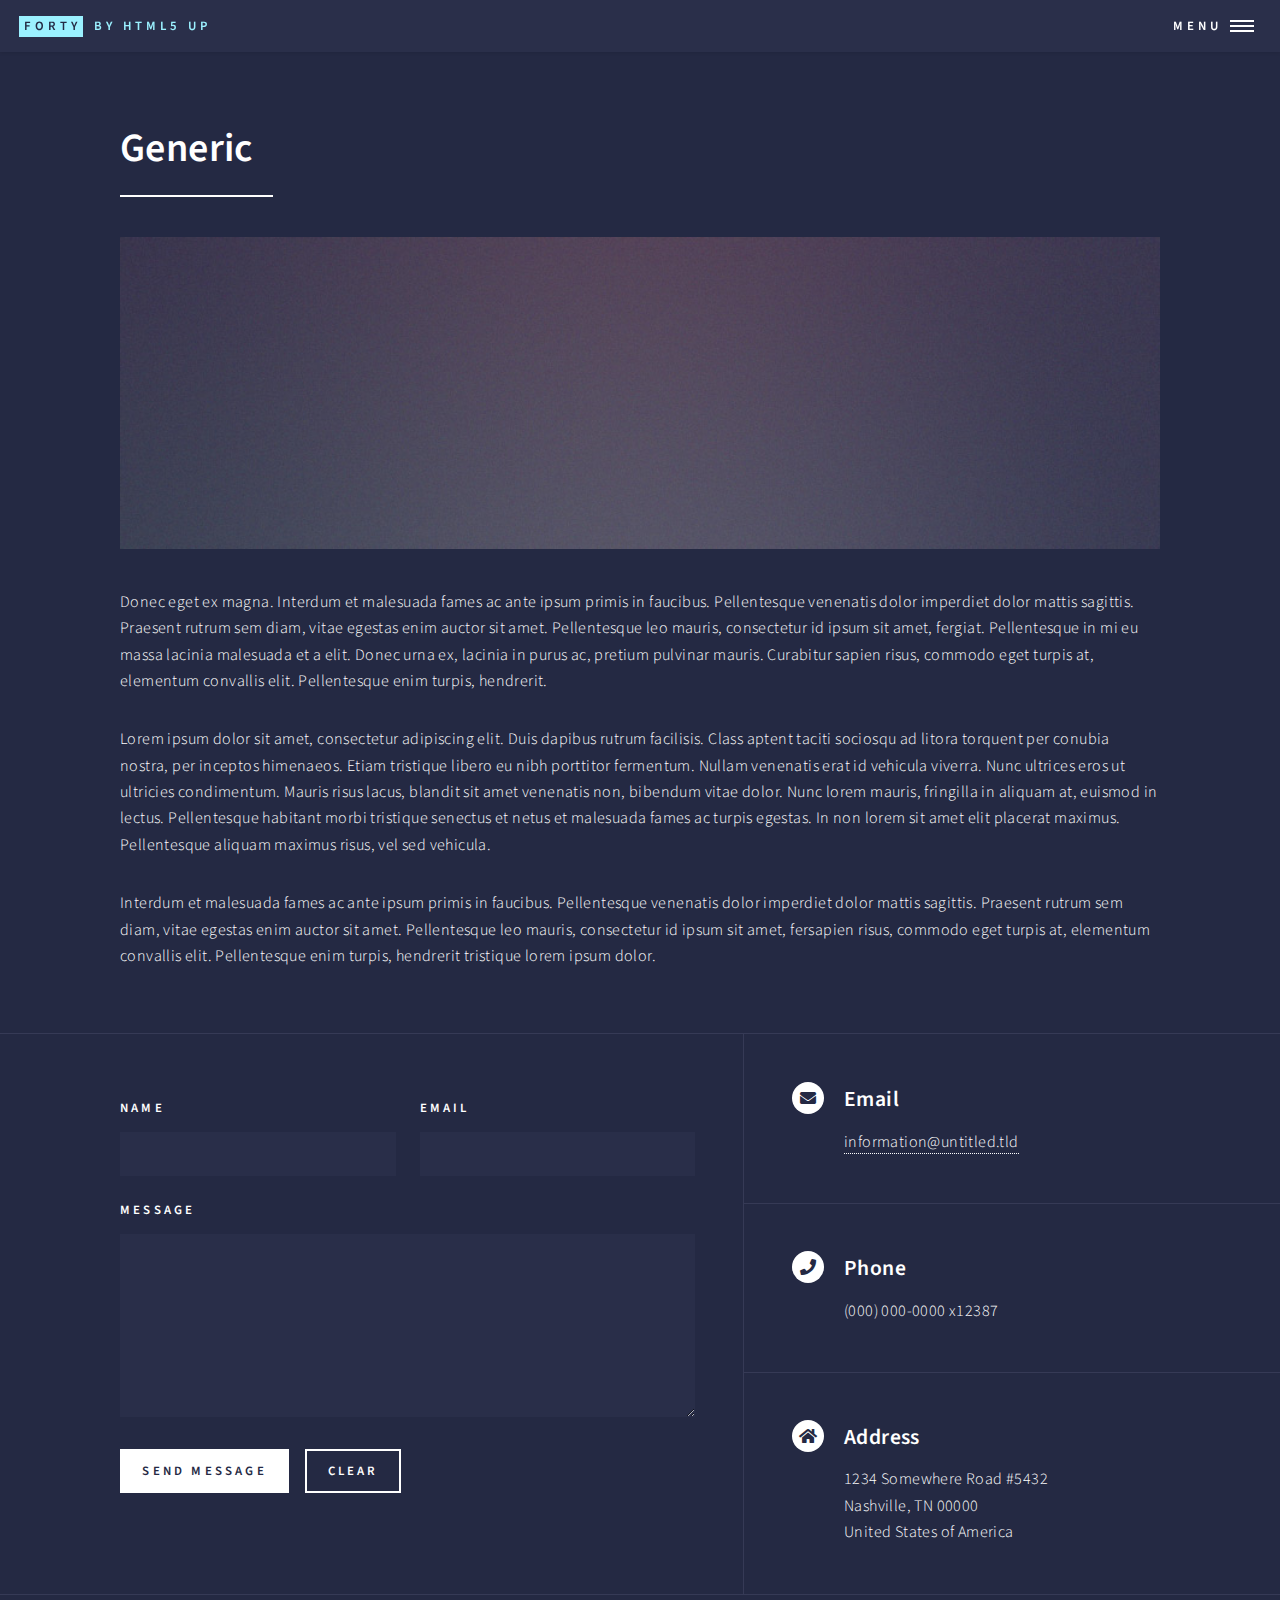
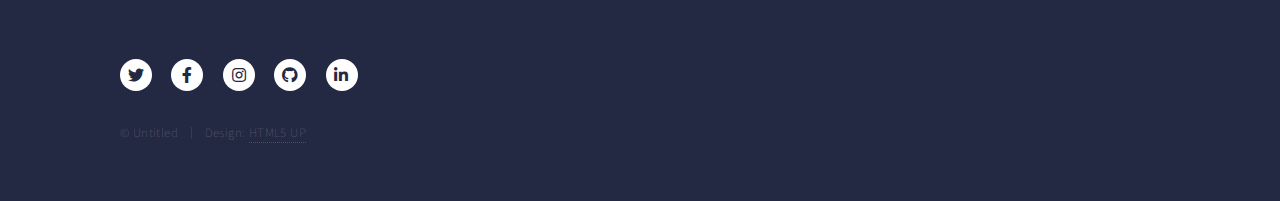
<file: generic.html>
<!DOCTYPE HTML>
<!--
	Forty by HTML5 UP
	html5up.net | @ajlkn
	Free for personal and commercial use under the CCA 3.0 license (html5up.net/license)
-->
<html>
	<head>
		<title>Generic - Forty by HTML5 UP</title>
		<meta charset="utf-8" />
		<meta name="viewport" content="width=device-width, initial-scale=1, user-scalable=no" />
		<link rel="stylesheet" href="assets/css/main.css" />
		<noscript><link rel="stylesheet" href="assets/css/noscript.css" /></noscript>
	</head>
	<body class="is-preload">

		<!-- Wrapper -->
			<div id="wrapper">

				<!-- Header -->
					<header id="header">
						<a href="index.html" class="logo"><strong>Forty</strong> <span>by HTML5 UP</span></a>
						<nav>
							<a href="#menu">Menu</a>
						</nav>
					</header>

				<!-- Menu -->
					<nav id="menu">
						<ul class="links">
							<li><a href="index.html">Home</a></li>
							<li><a href="landing.html">Landing</a></li>
							<li><a href="generic.html">Generic</a></li>
							<li><a href="elements.html">Elements</a></li>
						</ul>
						<ul class="actions stacked">
							<li><a href="#" class="button primary fit">Get Started</a></li>
							<li><a href="#" class="button fit">Log In</a></li>
						</ul>
					</nav>

				<!-- Main -->
					<div id="main" class="alt">

						<!-- One -->
							<section id="one">
								<div class="inner">
									<header class="major">
										<h1>Generic</h1>
									</header>
									<span class="image main"><img src="images/pic11.jpg" alt="" /></span>
									<p>Donec eget ex magna. Interdum et malesuada fames ac ante ipsum primis in faucibus. Pellentesque venenatis dolor imperdiet dolor mattis sagittis. Praesent rutrum sem diam, vitae egestas enim auctor sit amet. Pellentesque leo mauris, consectetur id ipsum sit amet, fergiat. Pellentesque in mi eu massa lacinia malesuada et a elit. Donec urna ex, lacinia in purus ac, pretium pulvinar mauris. Curabitur sapien risus, commodo eget turpis at, elementum convallis elit. Pellentesque enim turpis, hendrerit.</p>
									<p>Lorem ipsum dolor sit amet, consectetur adipiscing elit. Duis dapibus rutrum facilisis. Class aptent taciti sociosqu ad litora torquent per conubia nostra, per inceptos himenaeos. Etiam tristique libero eu nibh porttitor fermentum. Nullam venenatis erat id vehicula viverra. Nunc ultrices eros ut ultricies condimentum. Mauris risus lacus, blandit sit amet venenatis non, bibendum vitae dolor. Nunc lorem mauris, fringilla in aliquam at, euismod in lectus. Pellentesque habitant morbi tristique senectus et netus et malesuada fames ac turpis egestas. In non lorem sit amet elit placerat maximus. Pellentesque aliquam maximus risus, vel sed vehicula.</p>
									<p>Interdum et malesuada fames ac ante ipsum primis in faucibus. Pellentesque venenatis dolor imperdiet dolor mattis sagittis. Praesent rutrum sem diam, vitae egestas enim auctor sit amet. Pellentesque leo mauris, consectetur id ipsum sit amet, fersapien risus, commodo eget turpis at, elementum convallis elit. Pellentesque enim turpis, hendrerit tristique lorem ipsum dolor.</p>
								</div>
							</section>

					</div>

				<!-- Contact -->
					<section id="contact">
						<div class="inner">
							<section>
								<form method="post" action="#">
									<div class="fields">
										<div class="field half">
											<label for="name">Name</label>
											<input type="text" name="name" id="name" />
										</div>
										<div class="field half">
											<label for="email">Email</label>
											<input type="text" name="email" id="email" />
										</div>
										<div class="field">
											<label for="message">Message</label>
											<textarea name="message" id="message" rows="6"></textarea>
										</div>
									</div>
									<ul class="actions">
										<li><input type="submit" value="Send Message" class="primary" /></li>
										<li><input type="reset" value="Clear" /></li>
									</ul>
								</form>
							</section>
							<section class="split">
								<section>
									<div class="contact-method">
										<span class="icon solid alt fa-envelope"></span>
										<h3>Email</h3>
										<a href="#">information@untitled.tld</a>
									</div>
								</section>
								<section>
									<div class="contact-method">
										<span class="icon solid alt fa-phone"></span>
										<h3>Phone</h3>
										<span>(000) 000-0000 x12387</span>
									</div>
								</section>
								<section>
									<div class="contact-method">
										<span class="icon solid alt fa-home"></span>
										<h3>Address</h3>
										<span>1234 Somewhere Road #5432<br />
										Nashville, TN 00000<br />
										United States of America</span>
									</div>
								</section>
							</section>
						</div>
					</section>

				<!-- Footer -->
					<footer id="footer">
						<div class="inner">
							<ul class="icons">
								<li><a href="#" class="icon brands alt fa-twitter"><span class="label">Twitter</span></a></li>
								<li><a href="#" class="icon brands alt fa-facebook-f"><span class="label">Facebook</span></a></li>
								<li><a href="#" class="icon brands alt fa-instagram"><span class="label">Instagram</span></a></li>
								<li><a href="#" class="icon brands alt fa-github"><span class="label">GitHub</span></a></li>
								<li><a href="#" class="icon brands alt fa-linkedin-in"><span class="label">LinkedIn</span></a></li>
							</ul>
							<ul class="copyright">
								<li>&copy; Untitled</li><li>Design: <a href="https://html5up.net">HTML5 UP</a></li>
							</ul>
						</div>
					</footer>

			</div>

		<!-- Scripts -->
			<script src="assets/js/jquery.min.js"></script>
			<script src="assets/js/jquery.scrolly.min.js"></script>
			<script src="assets/js/jquery.scrollex.min.js"></script>
			<script src="assets/js/browser.min.js"></script>
			<script src="assets/js/breakpoints.min.js"></script>
			<script src="assets/js/util.js"></script>
			<script src="assets/js/main.js"></script>

	</body>
</html>
</file>
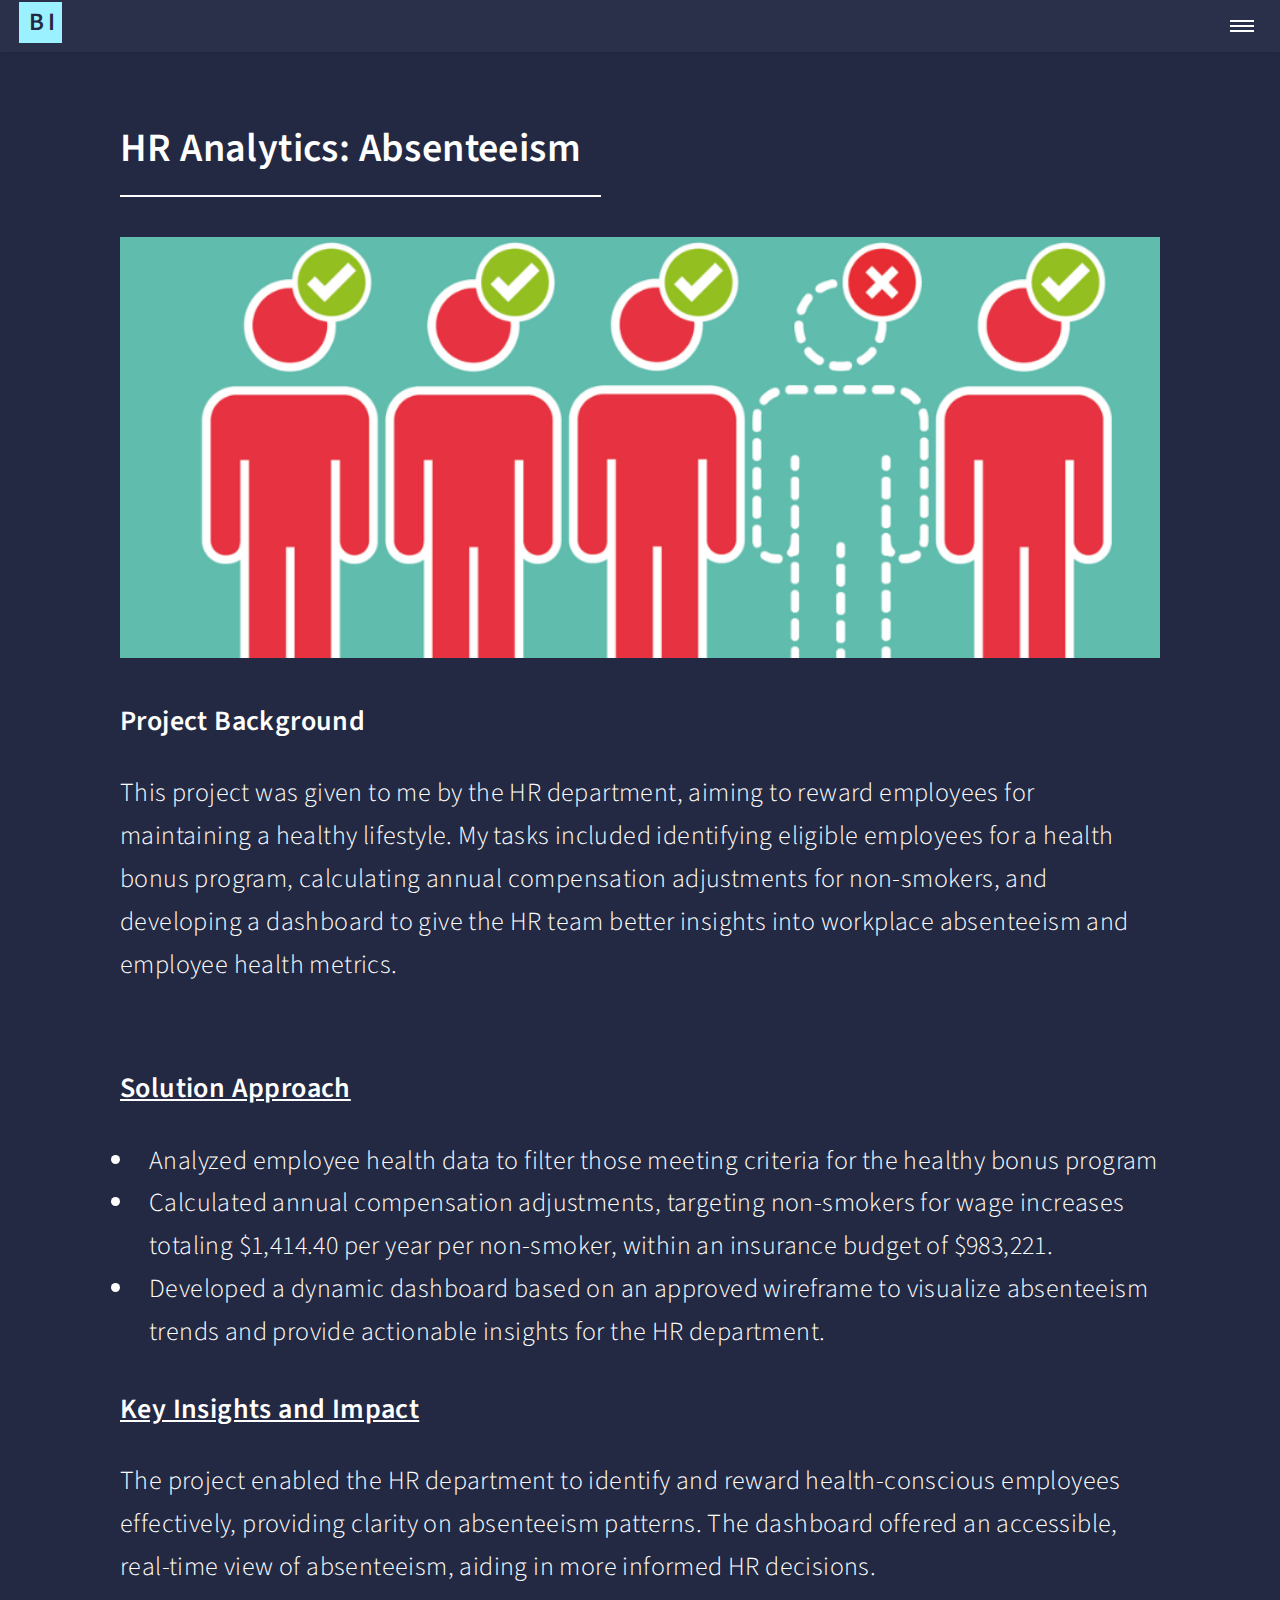
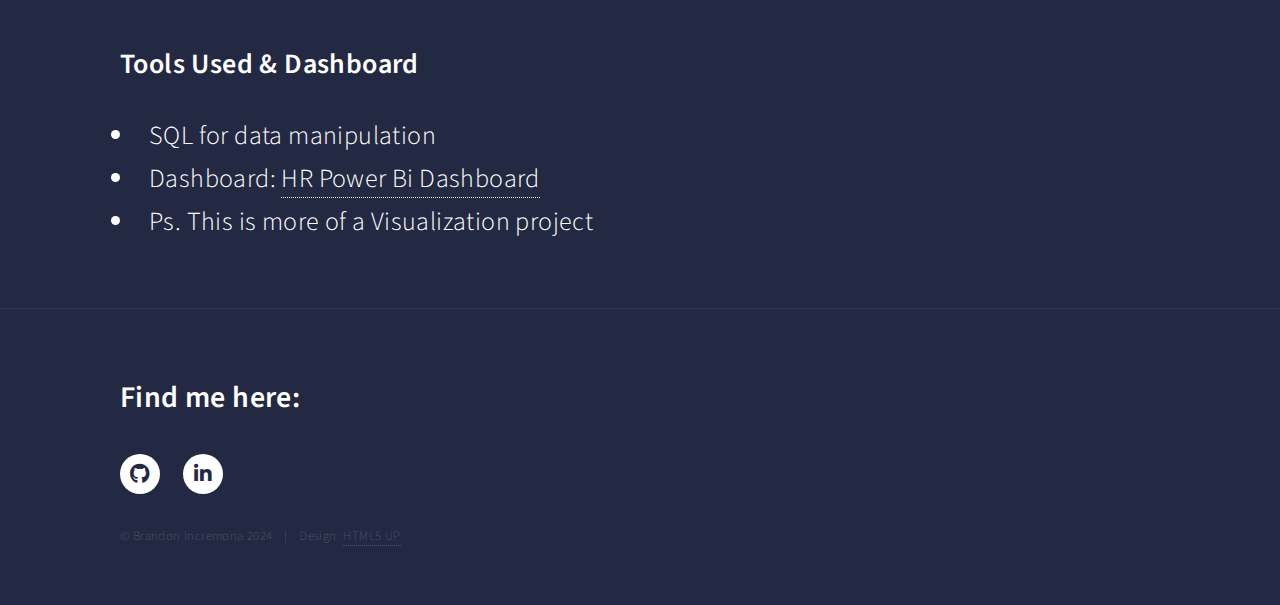
<file: HR_project.html>
<!DOCTYPE HTML>
<!--
	Forty by HTML5 UP
	html5up.net | @ajlkn
	Free for personal and commercial use under the CCA 3.0 license (html5up.net/license)
-->
<html>
    <head>
        <title>Project-Beats</title>
        <meta charset="utf-8" />
        <meta name="viewport" content="width=device-width, initial-scale=1, user-scalable=no" />
        <link rel="stylesheet" href="assets/css/main.css" />
        <noscript><link rel="stylesheet" href="assets/css/noscript.css" /></noscript>
    </head>
    <body class="is-preload">


        <!-- Wrapper -->
            <div id="wrapper">


                <!-- Header -->
                    <header id="header">
                        <a href="index.html" class="logo"><strong style="font-size:25px;">BI</strong> <span></span></a>
                        <nav>
                            <a href="#menu"></a>
                        </nav>
                    </header>


                <!-- Menu -->
                    <nav id="menu">
                        <ul class="links">
                            <li><a href="index.html">Home</a></li>
                            <li><a href="projects.html">Projects</a></li>
                            <li><a href="About.html">About Me</a></li>
                        </ul>
                    </nav>


                <!-- Main -->
                    <div id="main" class="alt">


                        <!-- One -->
                            <section id="one">
                                <div class="inner">
                                    <header class="major">
                                        <h1>HR Analytics: Absenteeism</h1>
                                    </header>
                                    <span class="image main"><img src="images/HR Cover.png" alt="" /></span>
                                    <h2>Project Background</h2>
                                    <p style="font-size:26px;">This project was given to me by the HR department, aiming to reward employees for maintaining a healthy lifestyle. 
										My tasks included identifying eligible employees for a health bonus program, calculating annual compensation adjustments for non-smokers, 
										and developing a dashboard to give the HR team better insights into workplace absenteeism and employee health metrics.
									</p>
                                    <br>
                                    <h2><u>Solution Approach</u></h2>
                                    <ul>
                                        <li style="font-size:26px;">Analyzed employee health data to filter those meeting criteria for the healthy bonus program</li>
                                        <li style="font-size:26px;">Calculated annual compensation adjustments, targeting non-smokers for wage increases totaling $1,414.40 per year per non-smoker, within an insurance budget of $983,221.   </li>
                                        <li style="font-size:26px;">Developed a dynamic dashboard based on an approved wireframe to visualize absenteeism trends and
                                            provide actionable insights for the HR department.</li>
                                      </ul>
                                      <h2><u>Key Insights and Impact</u></h2>
                                      <p style="font-size:26px;">The project enabled the HR department to identify and reward health-conscious employees effectively,
                                        providing clarity on absenteeism patterns. The dashboard offered an accessible, real-time view of absenteeism,
                                        aiding in more informed HR decisions.</p>
                                        <h2>Tools Used & Dashboard</h2>
                                        <ul>
                                            <li style="font-size:26px;">SQL for data manipulation</li>
                                            <li style="font-size:26px;">Dashboard: <a href="https://app.powerbi.com/view?r=eyJrIjoiYTQxY2NlMDktY2Y4Ni00NDMwLWJjNzktMjUzNDNiYjEyMTNlIiwidCI6ImQxNzU2NzliLWFjZDMtNDY0NC1iZTgyLWFmMDQxOTgyOTc3YSIsImMiOjZ9" target="_blank">HR Power Bi Dashboard</a> </li>
											<li style="font-size:26px;">Ps. This is more of a Visualization project</li>
                                          </ul>
                                </div>
                            </section>


                    </div>


               


                <!-- Footer -->
               
                <footer id="footer">
                    <div class="inner">
                        <ul class="icons">
                            <p><strong style="font-size: 30px;">Find me here:</strong></p>
                            <li style="font-size:20px;"><a href="https://github.com/ThatOtherBrandon" class="icon brands alt fa-github"><span class="label">GitHub</span></a></li>
                            <li style="font-size:20px;"><a href="https://www.linkedin.com/in/brandon-incremona-26231126a/" class="icon brands alt fa-linkedin-in"><span class="label">LinkedIn</span></a></li>
                        </ul>
                        <ul class="copyright">
                            <li>&copy; Brandon Incremona 2024</li><li>Design: <a href="https://html5up.net">HTML5 UP</a></li>
                        </ul>
                    </div>
                </footer>

            </div>


        <!-- Scripts -->
            <script src="assets/js/jquery.min.js"></script>
            <script src="assets/js/jquery.scrolly.min.js"></script>
            <script src="assets/js/jquery.scrollex.min.js"></script>
            <script src="assets/js/browser.min.js"></script>
            <script src="assets/js/breakpoints.min.js"></script>
            <script src="assets/js/util.js"></script>
            <script src="assets/js/main.js"></script>


    </body>
</html>
</file>
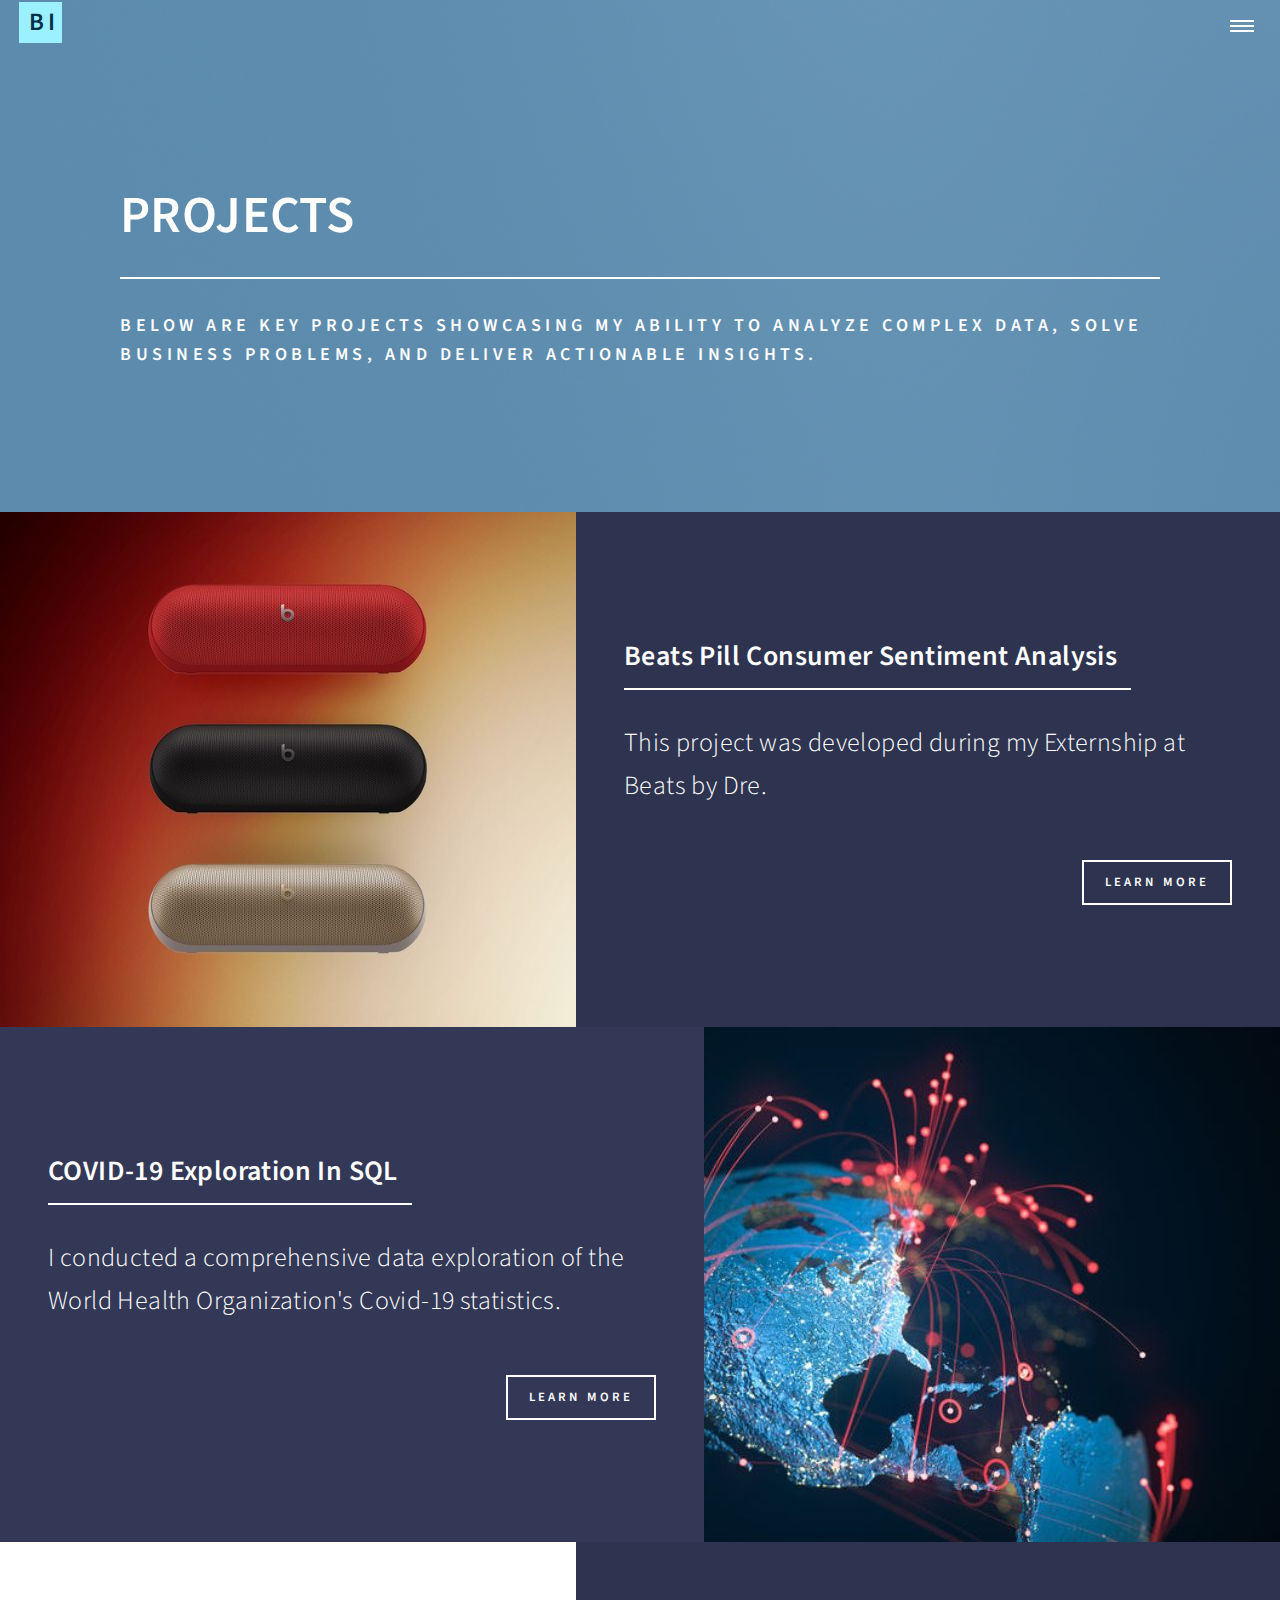
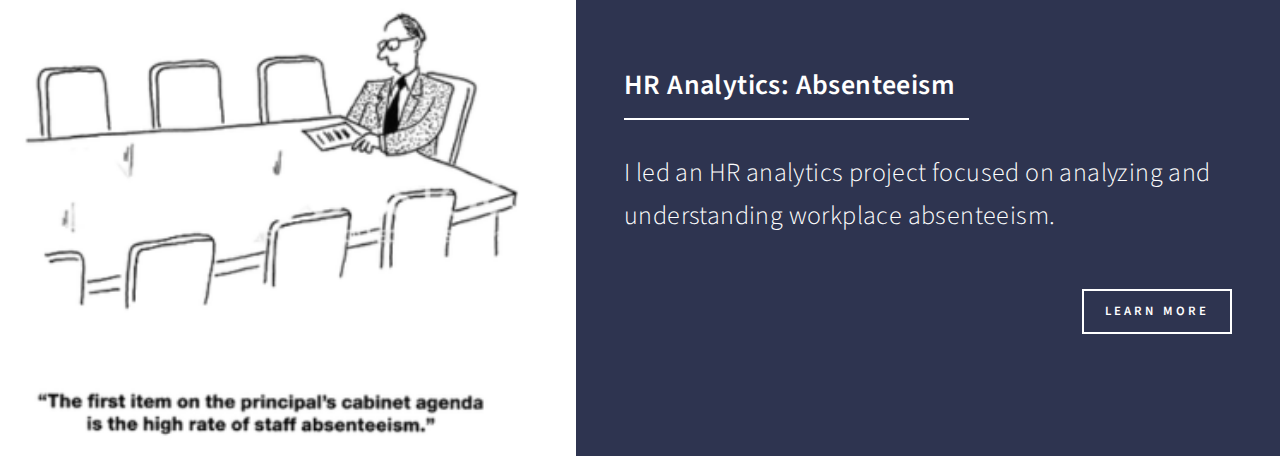
<file: projects.html>
<!DOCTYPE HTML>
<!--
	Forty by HTML5 UP
	html5up.net | @ajlkn
	Free for personal and commercial use under the CCA 3.0 license (html5up.net/license)
-->
<html>
	<head>
		<title>Projects</title>
		<meta charset="utf-8" />
		<meta name="viewport" content="width=device-width, initial-scale=1, user-scalable=no" />
		<link rel="stylesheet" href="assets/css/main.css" />
		<noscript><link rel="stylesheet" href="assets/css/noscript.css" /></noscript>
	</head>
	<body class="is-preload">

		<!-- Wrapper -->
			<div id="wrapper">

				<!-- Header -->
				<!-- Note: The "styleN" class below should match that of the banner element. -->
					<header id="header" class="alt style2">
						<a href="index.html" class="logo"><strong style="font-size:25px;">BI</strong> <span></span></a>
						<nav>
							<a href="#menu"></a>
						</nav>
					</header>

					<!-- Menu -->
					<nav id="menu">
						<ul class="links">
							<li><a href="index.html">Home</a></li>
						<li><a href="projects.html">Projects</a></li>
						<li><a href="About.html">About Me</a></li>
						</ul>
						
					</nav>

				<!-- Banner -->
				<!-- Note: The "styleN" class below should match that of the header element. -->
					<section id="banner" class="style2">
						<div class="inner">
							<span class="image">
								<img src="images/pic07.jpg" alt="" />
							</span>
							<header class="major">
								<h1>PROJECTS</h1>
							</header>
							<div class="content">
								<p style="font-size:18px;">Below are key projects showcasing my ability to analyze complex data, solve business problems, and deliver actionable insights.</p>
							</div>
						</div>
					</section>

				<!-- Main -->
					

						<!-- Two -->
							<section id="two" class="spotlights">
								<section>
									<a href="Beats_project.html" class="image">
										<img src="images/Beats_pic.jpg" alt="" data-position="center center" />
									</a>
									<div class="content">
										<div class="inner">
											<header class="major">
												<h2>Beats Pill Consumer Sentiment Analysis</h2>
											</header>
											<p style="font-size:26px;">This project was developed during my Externship at Beats by Dre.</p>
											<ul class="actions actions-right">
												<li><a href="Beats_project.html" class="button" >Learn more</a></li>
											</ul>
										</div>
									</div>
								</section>
								<section>
									<a href="Covid_project.html" class="image">
										<img src="images/Covid_pic.jpg" alt="" data-position="top center" />
									</a>
									<div class="content">
										<div class="inner">
											<header class="major">
												<h2>COVID-19 Exploration In SQL</h2>
											</header>
											<p style="font-size:26px;">I conducted a comprehensive data exploration of the World Health Organization's Covid-19 statistics.</p>
											<ul class="actions actions-right">
												<li><a href="Covid_project.html" class="button">Learn more</a></li>
											</ul>
										</div>
									</div>
								</section>
								<section>
									<a href="HR_project.html" class="image">
										<img src="images/HR_photo.png" alt="" data-position="25% 25%" />
									</a>
									<div class="content">
										<div class="inner">
											<header class="major">
												<h2>HR Analytics: Absenteeism</h2>
											</header>
											<p style="font-size:26px;">I led an HR analytics project focused on analyzing and understanding workplace absenteeism.</p>
											<ul class="actions actions-right">
												<li><a href="HR_project.html" class="button">Learn more</a></li>
											</ul>
										</div>
									</div>
								</section>
							</section>

						<!-- Three -->
							

					</div>

				<!-- Contact -->
					

				<!-- Footer -->
					

			</div>

		<!-- Scripts -->
			<script src="assets/js/jquery.min.js"></script>
			<script src="assets/js/jquery.scrolly.min.js"></script>
			<script src="assets/js/jquery.scrollex.min.js"></script>
			<script src="assets/js/browser.min.js"></script>
			<script src="assets/js/breakpoints.min.js"></script>
			<script src="assets/js/util.js"></script>
			<script src="assets/js/main.js"></script>

	</body>
</html>
</file>
<file: assets/css/noscript.css>
/*
	Forty by HTML5 UP
	html5up.net | @ajlkn
	Free for personal and commercial use under the CCA 3.0 license (html5up.net/license)
*/

/* Banner */

	body.is-preload #banner:after {
		opacity: 0.85;
	}

	body.is-preload #banner > .inner {
		-moz-filter: none;
		-webkit-filter: none;
		-ms-filter: none;
		filter: none;
		-moz-transform: none;
		-webkit-transform: none;
		-ms-transform: none;
		transform: none;
		opacity: 1;
	}
</file>
<file: assets/css/main.css>
@import url(fontawesome-all.min.css);
@import url("https://fonts.googleapis.com/css?family=Source+Sans+Pro:300,300italic,600,600italic");

/*
	Forty by HTML5 UP
	html5up.net | @ajlkn
	Free for personal and commercial use under the CCA 3.0 license (html5up.net/license)
*/

html, body, div, span, applet, object,
iframe, h1, h2, h3, h4, h5, h6, p, blockquote,
pre, a, abbr, acronym, address, big, cite,
code, del, dfn, em, img, ins, kbd, q, s, samp,
small, strike, strong, sub, sup, tt, var, b,
u, i, center, dl, dt, dd, ol, ul, li, fieldset,
form, label, legend, table, caption, tbody,
tfoot, thead, tr, th, td, article, aside,
canvas, details, embed, figure, figcaption,
footer, header, hgroup, menu, nav, output, ruby,
section, summary, time, mark, audio, video {
	margin: 0;
	padding: 0;
	border: 0;
	font-size: 100%;
	font: inherit;
	vertical-align: baseline;}

article, aside, details, figcaption, figure,
footer, header, hgroup, menu, nav, section {
	display: block;}

body {
	line-height: 1;
}

ol, ul {
	list-style: none;
}

blockquote, q {
	quotes: none;
}

	blockquote:before, blockquote:after, q:before, q:after {
		content: '';
		content: none;
	}

table {
	border-collapse: collapse;
	border-spacing: 0;
}

body {
	-webkit-text-size-adjust: none;
}

mark {
	background-color: transparent;
	color: inherit;
}

input::-moz-focus-inner {
	border: 0;
	padding: 0;
}

input, select, textarea {
	-moz-appearance: none;
	-webkit-appearance: none;
	-ms-appearance: none;
	appearance: none;
}

/* Basic */

	@-ms-viewport {
		width: device-width;
	}

	body {
		-ms-overflow-style: scrollbar;
	}

	@media screen and (max-width: 480px) {

		html, body {
			min-width: 320px;
		}

	}

	html {
		box-sizing: border-box;
	}

	*, *:before, *:after {
		box-sizing: inherit;
	}

	body {
		background: #242943;
	}

		body.is-preload *, body.is-preload *:before, body.is-preload *:after {
			-moz-animation: none !important;
			-webkit-animation: none !important;
			-ms-animation: none !important;
			animation: none !important;
			-moz-transition: none !important;
			-webkit-transition: none !important;
			-ms-transition: none !important;
			transition: none !important;
		}

/* Type */

	body, input, select, textarea {
		color: #ffffff;
		font-family: "Source Sans Pro", Helvetica, sans-serif;
		font-size: 17pt;
		font-weight: 300;
		letter-spacing: 0.025em;
		line-height: 1.65;
	}

		@media screen and (max-width: 1680px) {

			body, input, select, textarea {
				font-size: 14pt;
			}

		}

		@media screen and (max-width: 1280px) {

			body, input, select, textarea {
				font-size: 12pt;
			}

		}

		@media screen and (max-width: 360px) {

			body, input, select, textarea {
				font-size: 11pt;
			}

		}

	a {
		-moz-transition: color 0.2s ease-in-out, border-bottom-color 0.2s ease-in-out;
		-webkit-transition: color 0.2s ease-in-out, border-bottom-color 0.2s ease-in-out;
		-ms-transition: color 0.2s ease-in-out, border-bottom-color 0.2s ease-in-out;
		transition: color 0.2s ease-in-out, border-bottom-color 0.2s ease-in-out;
		border-bottom: dotted 1px;
		color: inherit;
		text-decoration: none;
	}

		a:hover {
			border-bottom-color: transparent;
			color: #9bf1ff !important;
		}

		a:active {
			color: #53e3fb !important;
		}

	strong, b {
		color: #ffffff;
		font-weight: 600;
	}

	em, i {
		font-style: italic;
	}

	p {
		margin: 0 0 2em 0;
	}

	h1, h2, h3, h4, h5, h6 {
		color: #ffffff;
		font-weight: 600;
		line-height: 1.65;
		margin: 0 0 1em 0;
	}

		h1 a, h2 a, h3 a, h4 a, h5 a, h6 a {
			color: inherit;
			border-bottom: 0;
		}

	h1 {
		font-size: 2.5em;
	}

	h2 {
		font-size: 1.75em;
	}

	h3 {
		font-size: 1.35em;
	}

	h4 {
		font-size: 1.1em;
	}

	h5 {
		font-size: 0.9em;
	}

	h6 {
		font-size: 0.7em;
	}

	@media screen and (max-width: 736px) {

		h1 {
			font-size: 2em;
		}

		h2 {
			font-size: 1.5em;
		}

		h3 {
			font-size: 1.25em;
		}

	}

	sub {
		font-size: 0.8em;
		position: relative;
		top: 0.5em;
	}

	sup {
		font-size: 0.8em;
		position: relative;
		top: -0.5em;
	}

	blockquote {
		border-left: solid 4px rgba(212, 212, 255, 0.1);
		font-style: italic;
		margin: 0 0 2em 0;
		padding: 0.5em 0 0.5em 2em;
	}

	code {
		background: rgba(212, 212, 255, 0.035);
		font-family: "Courier New", monospace;
		font-size: 0.9em;
		margin: 0 0.25em;
		padding: 0.25em 0.65em;
	}

	pre {
		-webkit-overflow-scrolling: touch;
		font-family: "Courier New", monospace;
		font-size: 0.9em;
		margin: 0 0 2em 0;
	}

		pre code {
			display: block;
			line-height: 1.75;
			padding: 1em 1.5em;
			overflow-x: auto;
		}

	hr {
		border: 0;
		border-bottom: solid 1px rgba(212, 212, 255, 0.1);
		margin: 2em 0;
	}

		hr.major {
			margin: 3em 0;
		}

	.align-left {
		text-align: left;
	}

	.align-center {
		text-align: center;
	}

	.align-right {
		text-align: right;
	}

/* Row */

	.row {
		display: flex;
		flex-wrap: wrap;
		box-sizing: border-box;
		align-items: stretch;
	}

		.row > * {
			box-sizing: border-box;
		}

		.row.gtr-uniform > * > :last-child {
			margin-bottom: 0;
		}

		.row.aln-left {
			justify-content: flex-start;
		}

		.row.aln-center {
			justify-content: center;
		}

		.row.aln-right {
			justify-content: flex-end;
		}

		.row.aln-top {
			align-items: flex-start;
		}

		.row.aln-middle {
			align-items: center;
		}

		.row.aln-bottom {
			align-items: flex-end;
		}

		.row > .imp {
			order: -1;
		}

		.row > .col-1 {
			width: 8.33333%;
		}

		.row > .off-1 {
			margin-left: 8.33333%;
		}

		.row > .col-2 {
			width: 16.66667%;
		}

		.row > .off-2 {
			margin-left: 16.66667%;
		}

		.row > .col-3 {
			width: 25%;
		}

		.row > .off-3 {
			margin-left: 25%;
		}

		.row > .col-4 {
			width: 33.33333%;
		}

		.row > .off-4 {
			margin-left: 33.33333%;
		}

		.row > .col-5 {
			width: 41.66667%;
		}

		.row > .off-5 {
			margin-left: 41.66667%;
		}

		.row > .col-6 {
			width: 50%;
		}

		.row > .off-6 {
			margin-left: 50%;
		}

		.row > .col-7 {
			width: 58.33333%;
		}

		.row > .off-7 {
			margin-left: 58.33333%;
		}

		.row > .col-8 {
			width: 66.66667%;
		}

		.row > .off-8 {
			margin-left: 66.66667%;
		}

		.row > .col-9 {
			width: 75%;
		}

		.row > .off-9 {
			margin-left: 75%;
		}

		.row > .col-10 {
			width: 83.33333%;
		}

		.row > .off-10 {
			margin-left: 83.33333%;
		}

		.row > .col-11 {
			width: 91.66667%;
		}

		.row > .off-11 {
			margin-left: 91.66667%;
		}

		.row > .col-12 {
			width: 100%;
		}

		.row > .off-12 {
			margin-left: 100%;
		}

		.row.gtr-0 {
			margin-top: 0;
			margin-left: 0em;
		}

			.row.gtr-0 > * {
				padding: 0 0 0 0em;
			}

			.row.gtr-0.gtr-uniform {
				margin-top: 0em;
			}

				.row.gtr-0.gtr-uniform > * {
					padding-top: 0em;
				}

		.row.gtr-25 {
			margin-top: 0;
			margin-left: -0.5em;
		}

			.row.gtr-25 > * {
				padding: 0 0 0 0.5em;
			}

			.row.gtr-25.gtr-uniform {
				margin-top: -0.5em;
			}

				.row.gtr-25.gtr-uniform > * {
					padding-top: 0.5em;
				}

		.row.gtr-50 {
			margin-top: 0;
			margin-left: -1em;
		}

			.row.gtr-50 > * {
				padding: 0 0 0 1em;
			}

			.row.gtr-50.gtr-uniform {
				margin-top: -1em;
			}

				.row.gtr-50.gtr-uniform > * {
					padding-top: 1em;
				}

		.row {
			margin-top: 0;
			margin-left: -2em;
		}

			.row > * {
				padding: 0 0 0 2em;
			}

			.row.gtr-uniform {
				margin-top: -2em;
			}

				.row.gtr-uniform > * {
					padding-top: 2em;
				}

		.row.gtr-150 {
			margin-top: 0;
			margin-left: -3em;
		}

			.row.gtr-150 > * {
				padding: 0 0 0 3em;
			}

			.row.gtr-150.gtr-uniform {
				margin-top: -3em;
			}

				.row.gtr-150.gtr-uniform > * {
					padding-top: 3em;
				}

		.row.gtr-200 {
			margin-top: 0;
			margin-left: -4em;
		}

			.row.gtr-200 > * {
				padding: 0 0 0 4em;
			}

			.row.gtr-200.gtr-uniform {
				margin-top: -4em;
			}

				.row.gtr-200.gtr-uniform > * {
					padding-top: 4em;
				}

		@media screen and (max-width: 1680px) {

			.row {
				display: flex;
				flex-wrap: wrap;
				box-sizing: border-box;
				align-items: stretch;
			}

				.row > * {
					box-sizing: border-box;
				}

				.row.gtr-uniform > * > :last-child {
					margin-bottom: 0;
				}

				.row.aln-left {
					justify-content: flex-start;
				}

				.row.aln-center {
					justify-content: center;
				}

				.row.aln-right {
					justify-content: flex-end;
				}

				.row.aln-top {
					align-items: flex-start;
				}

				.row.aln-middle {
					align-items: center;
				}

				.row.aln-bottom {
					align-items: flex-end;
				}

				.row > .imp-xlarge {
					order: -1;
				}

				.row > .col-1-xlarge {
					width: 8.33333%;
				}

				.row > .off-1-xlarge {
					margin-left: 8.33333%;
				}

				.row > .col-2-xlarge {
					width: 16.66667%;
				}

				.row > .off-2-xlarge {
					margin-left: 16.66667%;
				}

				.row > .col-3-xlarge {
					width: 25%;
				}

				.row > .off-3-xlarge {
					margin-left: 25%;
				}

				.row > .col-4-xlarge {
					width: 33.33333%;
				}

				.row > .off-4-xlarge {
					margin-left: 33.33333%;
				}

				.row > .col-5-xlarge {
					width: 41.66667%;
				}

				.row > .off-5-xlarge {
					margin-left: 41.66667%;
				}

				.row > .col-6-xlarge {
					width: 50%;
				}

				.row > .off-6-xlarge {
					margin-left: 50%;
				}

				.row > .col-7-xlarge {
					width: 58.33333%;
				}

				.row > .off-7-xlarge {
					margin-left: 58.33333%;
				}

				.row > .col-8-xlarge {
					width: 66.66667%;
				}

				.row > .off-8-xlarge {
					margin-left: 66.66667%;
				}

				.row > .col-9-xlarge {
					width: 75%;
				}

				.row > .off-9-xlarge {
					margin-left: 75%;
				}

				.row > .col-10-xlarge {
					width: 83.33333%;
				}

				.row > .off-10-xlarge {
					margin-left: 83.33333%;
				}

				.row > .col-11-xlarge {
					width: 91.66667%;
				}

				.row > .off-11-xlarge {
					margin-left: 91.66667%;
				}

				.row > .col-12-xlarge {
					width: 100%;
				}

				.row > .off-12-xlarge {
					margin-left: 100%;
				}

				.row.gtr-0 {
					margin-top: 0;
					margin-left: 0em;
				}

					.row.gtr-0 > * {
						padding: 0 0 0 0em;
					}

					.row.gtr-0.gtr-uniform {
						margin-top: 0em;
					}

						.row.gtr-0.gtr-uniform > * {
							padding-top: 0em;
						}

				.row.gtr-25 {
					margin-top: 0;
					margin-left: -0.5em;
				}

					.row.gtr-25 > * {
						padding: 0 0 0 0.5em;
					}

					.row.gtr-25.gtr-uniform {
						margin-top: -0.5em;
					}

						.row.gtr-25.gtr-uniform > * {
							padding-top: 0.5em;
						}

				.row.gtr-50 {
					margin-top: 0;
					margin-left: -1em;
				}

					.row.gtr-50 > * {
						padding: 0 0 0 1em;
					}

					.row.gtr-50.gtr-uniform {
						margin-top: -1em;
					}

						.row.gtr-50.gtr-uniform > * {
							padding-top: 1em;
						}

				.row {
					margin-top: 0;
					margin-left: -2em;
				}

					.row > * {
						padding: 0 0 0 2em;
					}

					.row.gtr-uniform {
						margin-top: -2em;
					}

						.row.gtr-uniform > * {
							padding-top: 2em;
						}

				.row.gtr-150 {
					margin-top: 0;
					margin-left: -3em;
				}

					.row.gtr-150 > * {
						padding: 0 0 0 3em;
					}

					.row.gtr-150.gtr-uniform {
						margin-top: -3em;
					}

						.row.gtr-150.gtr-uniform > * {
							padding-top: 3em;
						}

				.row.gtr-200 {
					margin-top: 0;
					margin-left: -4em;
				}

					.row.gtr-200 > * {
						padding: 0 0 0 4em;
					}

					.row.gtr-200.gtr-uniform {
						margin-top: -4em;
					}

						.row.gtr-200.gtr-uniform > * {
							padding-top: 4em;
						}

		}

		@media screen and (max-width: 1280px) {

			.row {
				display: flex;
				flex-wrap: wrap;
				box-sizing: border-box;
				align-items: stretch;
			}

				.row > * {
					box-sizing: border-box;
				}

				.row.gtr-uniform > * > :last-child {
					margin-bottom: 0;
				}

				.row.aln-left {
					justify-content: flex-start;
				}

				.row.aln-center {
					justify-content: center;
				}

				.row.aln-right {
					justify-content: flex-end;
				}

				.row.aln-top {
					align-items: flex-start;
				}

				.row.aln-middle {
					align-items: center;
				}

				.row.aln-bottom {
					align-items: flex-end;
				}

				.row > .imp-large {
					order: -1;
				}

				.row > .col-1-large {
					width: 8.33333%;
				}

				.row > .off-1-large {
					margin-left: 8.33333%;
				}

				.row > .col-2-large {
					width: 16.66667%;
				}

				.row > .off-2-large {
					margin-left: 16.66667%;
				}

				.row > .col-3-large {
					width: 25%;
				}

				.row > .off-3-large {
					margin-left: 25%;
				}

				.row > .col-4-large {
					width: 33.33333%;
				}

				.row > .off-4-large {
					margin-left: 33.33333%;
				}

				.row > .col-5-large {
					width: 41.66667%;
				}

				.row > .off-5-large {
					margin-left: 41.66667%;
				}

				.row > .col-6-large {
					width: 50%;
				}

				.row > .off-6-large {
					margin-left: 50%;
				}

				.row > .col-7-large {
					width: 58.33333%;
				}

				.row > .off-7-large {
					margin-left: 58.33333%;
				}

				.row > .col-8-large {
					width: 66.66667%;
				}

				.row > .off-8-large {
					margin-left: 66.66667%;
				}

				.row > .col-9-large {
					width: 75%;
				}

				.row > .off-9-large {
					margin-left: 75%;
				}

				.row > .col-10-large {
					width: 83.33333%;
				}

				.row > .off-10-large {
					margin-left: 83.33333%;
				}

				.row > .col-11-large {
					width: 91.66667%;
				}

				.row > .off-11-large {
					margin-left: 91.66667%;
				}

				.row > .col-12-large {
					width: 100%;
				}

				.row > .off-12-large {
					margin-left: 100%;
				}

				.row.gtr-0 {
					margin-top: 0;
					margin-left: 0em;
				}

					.row.gtr-0 > * {
						padding: 0 0 0 0em;
					}

					.row.gtr-0.gtr-uniform {
						margin-top: 0em;
					}

						.row.gtr-0.gtr-uniform > * {
							padding-top: 0em;
						}

				.row.gtr-25 {
					margin-top: 0;
					margin-left: -0.375em;
				}

					.row.gtr-25 > * {
						padding: 0 0 0 0.375em;
					}

					.row.gtr-25.gtr-uniform {
						margin-top: -0.375em;
					}

						.row.gtr-25.gtr-uniform > * {
							padding-top: 0.375em;
						}

				.row.gtr-50 {
					margin-top: 0;
					margin-left: -0.75em;
				}

					.row.gtr-50 > * {
						padding: 0 0 0 0.75em;
					}

					.row.gtr-50.gtr-uniform {
						margin-top: -0.75em;
					}

						.row.gtr-50.gtr-uniform > * {
							padding-top: 0.75em;
						}

				.row {
					margin-top: 0;
					margin-left: -1.5em;
				}

					.row > * {
						padding: 0 0 0 1.5em;
					}

					.row.gtr-uniform {
						margin-top: -1.5em;
					}

						.row.gtr-uniform > * {
							padding-top: 1.5em;
						}

				.row.gtr-150 {
					margin-top: 0;
					margin-left: -2.25em;
				}

					.row.gtr-150 > * {
						padding: 0 0 0 2.25em;
					}

					.row.gtr-150.gtr-uniform {
						margin-top: -2.25em;
					}

						.row.gtr-150.gtr-uniform > * {
							padding-top: 2.25em;
						}

				.row.gtr-200 {
					margin-top: 0;
					margin-left: -3em;
				}

					.row.gtr-200 > * {
						padding: 0 0 0 3em;
					}

					.row.gtr-200.gtr-uniform {
						margin-top: -3em;
					}

						.row.gtr-200.gtr-uniform > * {
							padding-top: 3em;
						}

		}

		@media screen and (max-width: 980px) {

			.row {
				display: flex;
				flex-wrap: wrap;
				box-sizing: border-box;
				align-items: stretch;
			}

				.row > * {
					box-sizing: border-box;
				}

				.row.gtr-uniform > * > :last-child {
					margin-bottom: 0;
				}

				.row.aln-left {
					justify-content: flex-start;
				}

				.row.aln-center {
					justify-content: center;
				}

				.row.aln-right {
					justify-content: flex-end;
				}

				.row.aln-top {
					align-items: flex-start;
				}

				.row.aln-middle {
					align-items: center;
				}

				.row.aln-bottom {
					align-items: flex-end;
				}

				.row > .imp-medium {
					order: -1;
				}

				.row > .col-1-medium {
					width: 8.33333%;
				}

				.row > .off-1-medium {
					margin-left: 8.33333%;
				}

				.row > .col-2-medium {
					width: 16.66667%;
				}

				.row > .off-2-medium {
					margin-left: 16.66667%;
				}

				.row > .col-3-medium {
					width: 25%;
				}

				.row > .off-3-medium {
					margin-left: 25%;
				}

				.row > .col-4-medium {
					width: 33.33333%;
				}

				.row > .off-4-medium {
					margin-left: 33.33333%;
				}

				.row > .col-5-medium {
					width: 41.66667%;
				}

				.row > .off-5-medium {
					margin-left: 41.66667%;
				}

				.row > .col-6-medium {
					width: 50%;
				}

				.row > .off-6-medium {
					margin-left: 50%;
				}

				.row > .col-7-medium {
					width: 58.33333%;
				}

				.row > .off-7-medium {
					margin-left: 58.33333%;
				}

				.row > .col-8-medium {
					width: 66.66667%;
				}

				.row > .off-8-medium {
					margin-left: 66.66667%;
				}

				.row > .col-9-medium {
					width: 75%;
				}

				.row > .off-9-medium {
					margin-left: 75%;
				}

				.row > .col-10-medium {
					width: 83.33333%;
				}

				.row > .off-10-medium {
					margin-left: 83.33333%;
				}

				.row > .col-11-medium {
					width: 91.66667%;
				}

				.row > .off-11-medium {
					margin-left: 91.66667%;
				}

				.row > .col-12-medium {
					width: 100%;
				}

				.row > .off-12-medium {
					margin-left: 100%;
				}

				.row.gtr-0 {
					margin-top: 0;
					margin-left: 0em;
				}

					.row.gtr-0 > * {
						padding: 0 0 0 0em;
					}

					.row.gtr-0.gtr-uniform {
						margin-top: 0em;
					}

						.row.gtr-0.gtr-uniform > * {
							padding-top: 0em;
						}

				.row.gtr-25 {
					margin-top: 0;
					margin-left: -0.375em;
				}

					.row.gtr-25 > * {
						padding: 0 0 0 0.375em;
					}

					.row.gtr-25.gtr-uniform {
						margin-top: -0.375em;
					}

						.row.gtr-25.gtr-uniform > * {
							padding-top: 0.375em;
						}

				.row.gtr-50 {
					margin-top: 0;
					margin-left: -0.75em;
				}

					.row.gtr-50 > * {
						padding: 0 0 0 0.75em;
					}

					.row.gtr-50.gtr-uniform {
						margin-top: -0.75em;
					}

						.row.gtr-50.gtr-uniform > * {
							padding-top: 0.75em;
						}

				.row {
					margin-top: 0;
					margin-left: -1.5em;
				}

					.row > * {
						padding: 0 0 0 1.5em;
					}

					.row.gtr-uniform {
						margin-top: -1.5em;
					}

						.row.gtr-uniform > * {
							padding-top: 1.5em;
						}

				.row.gtr-150 {
					margin-top: 0;
					margin-left: -2.25em;
				}

					.row.gtr-150 > * {
						padding: 0 0 0 2.25em;
					}

					.row.gtr-150.gtr-uniform {
						margin-top: -2.25em;
					}

						.row.gtr-150.gtr-uniform > * {
							padding-top: 2.25em;
						}

				.row.gtr-200 {
					margin-top: 0;
					margin-left: -3em;
				}

					.row.gtr-200 > * {
						padding: 0 0 0 3em;
					}

					.row.gtr-200.gtr-uniform {
						margin-top: -3em;
					}

						.row.gtr-200.gtr-uniform > * {
							padding-top: 3em;
						}

		}

		@media screen and (max-width: 736px) {

			.row {
				display: flex;
				flex-wrap: wrap;
				box-sizing: border-box;
				align-items: stretch;
			}

				.row > * {
					box-sizing: border-box;
				}

				.row.gtr-uniform > * > :last-child {
					margin-bottom: 0;
				}

				.row.aln-left {
					justify-content: flex-start;
				}

				.row.aln-center {
					justify-content: center;
				}

				.row.aln-right {
					justify-content: flex-end;
				}

				.row.aln-top {
					align-items: flex-start;
				}

				.row.aln-middle {
					align-items: center;
				}

				.row.aln-bottom {
					align-items: flex-end;
				}

				.row > .imp-small {
					order: -1;
				}

				.row > .col-1-small {
					width: 8.33333%;
				}

				.row > .off-1-small {
					margin-left: 8.33333%;
				}

				.row > .col-2-small {
					width: 16.66667%;
				}

				.row > .off-2-small {
					margin-left: 16.66667%;
				}

				.row > .col-3-small {
					width: 25%;
				}

				.row > .off-3-small {
					margin-left: 25%;
				}

				.row > .col-4-small {
					width: 33.33333%;
				}

				.row > .off-4-small {
					margin-left: 33.33333%;
				}

				.row > .col-5-small {
					width: 41.66667%;
				}

				.row > .off-5-small {
					margin-left: 41.66667%;
				}

				.row > .col-6-small {
					width: 50%;
				}

				.row > .off-6-small {
					margin-left: 50%;
				}

				.row > .col-7-small {
					width: 58.33333%;
				}

				.row > .off-7-small {
					margin-left: 58.33333%;
				}

				.row > .col-8-small {
					width: 66.66667%;
				}

				.row > .off-8-small {
					margin-left: 66.66667%;
				}

				.row > .col-9-small {
					width: 75%;
				}

				.row > .off-9-small {
					margin-left: 75%;
				}

				.row > .col-10-small {
					width: 83.33333%;
				}

				.row > .off-10-small {
					margin-left: 83.33333%;
				}

				.row > .col-11-small {
					width: 91.66667%;
				}

				.row > .off-11-small {
					margin-left: 91.66667%;
				}

				.row > .col-12-small {
					width: 100%;
				}

				.row > .off-12-small {
					margin-left: 100%;
				}

				.row.gtr-0 {
					margin-top: 0;
					margin-left: 0em;
				}

					.row.gtr-0 > * {
						padding: 0 0 0 0em;
					}

					.row.gtr-0.gtr-uniform {
						margin-top: 0em;
					}

						.row.gtr-0.gtr-uniform > * {
							padding-top: 0em;
						}

				.row.gtr-25 {
					margin-top: 0;
					margin-left: -0.3125em;
				}

					.row.gtr-25 > * {
						padding: 0 0 0 0.3125em;
					}

					.row.gtr-25.gtr-uniform {
						margin-top: -0.3125em;
					}

						.row.gtr-25.gtr-uniform > * {
							padding-top: 0.3125em;
						}

				.row.gtr-50 {
					margin-top: 0;
					margin-left: -0.625em;
				}

					.row.gtr-50 > * {
						padding: 0 0 0 0.625em;
					}

					.row.gtr-50.gtr-uniform {
						margin-top: -0.625em;
					}

						.row.gtr-50.gtr-uniform > * {
							padding-top: 0.625em;
						}

				.row {
					margin-top: 0;
					margin-left: -1.25em;
				}

					.row > * {
						padding: 0 0 0 1.25em;
					}

					.row.gtr-uniform {
						margin-top: -1.25em;
					}

						.row.gtr-uniform > * {
							padding-top: 1.25em;
						}

				.row.gtr-150 {
					margin-top: 0;
					margin-left: -1.875em;
				}

					.row.gtr-150 > * {
						padding: 0 0 0 1.875em;
					}

					.row.gtr-150.gtr-uniform {
						margin-top: -1.875em;
					}

						.row.gtr-150.gtr-uniform > * {
							padding-top: 1.875em;
						}

				.row.gtr-200 {
					margin-top: 0;
					margin-left: -2.5em;
				}

					.row.gtr-200 > * {
						padding: 0 0 0 2.5em;
					}

					.row.gtr-200.gtr-uniform {
						margin-top: -2.5em;
					}

						.row.gtr-200.gtr-uniform > * {
							padding-top: 2.5em;
						}

		}

		@media screen and (max-width: 480px) {

			.row {
				display: flex;
				flex-wrap: wrap;
				box-sizing: border-box;
				align-items: stretch;
			}

				.row > * {
					box-sizing: border-box;
				}

				.row.gtr-uniform > * > :last-child {
					margin-bottom: 0;
				}

				.row.aln-left {
					justify-content: flex-start;
				}

				.row.aln-center {
					justify-content: center;
				}

				.row.aln-right {
					justify-content: flex-end;
				}

				.row.aln-top {
					align-items: flex-start;
				}

				.row.aln-middle {
					align-items: center;
				}

				.row.aln-bottom {
					align-items: flex-end;
				}

				.row > .imp-xsmall {
					order: -1;
				}

				.row > .col-1-xsmall {
					width: 8.33333%;
				}

				.row > .off-1-xsmall {
					margin-left: 8.33333%;
				}

				.row > .col-2-xsmall {
					width: 16.66667%;
				}

				.row > .off-2-xsmall {
					margin-left: 16.66667%;
				}

				.row > .col-3-xsmall {
					width: 25%;
				}

				.row > .off-3-xsmall {
					margin-left: 25%;
				}

				.row > .col-4-xsmall {
					width: 33.33333%;
				}

				.row > .off-4-xsmall {
					margin-left: 33.33333%;
				}

				.row > .col-5-xsmall {
					width: 41.66667%;
				}

				.row > .off-5-xsmall {
					margin-left: 41.66667%;
				}

				.row > .col-6-xsmall {
					width: 50%;
				}

				.row > .off-6-xsmall {
					margin-left: 50%;
				}

				.row > .col-7-xsmall {
					width: 58.33333%;
				}

				.row > .off-7-xsmall {
					margin-left: 58.33333%;
				}

				.row > .col-8-xsmall {
					width: 66.66667%;
				}

				.row > .off-8-xsmall {
					margin-left: 66.66667%;
				}

				.row > .col-9-xsmall {
					width: 75%;
				}

				.row > .off-9-xsmall {
					margin-left: 75%;
				}

				.row > .col-10-xsmall {
					width: 83.33333%;
				}

				.row > .off-10-xsmall {
					margin-left: 83.33333%;
				}

				.row > .col-11-xsmall {
					width: 91.66667%;
				}

				.row > .off-11-xsmall {
					margin-left: 91.66667%;
				}

				.row > .col-12-xsmall {
					width: 100%;
				}

				.row > .off-12-xsmall {
					margin-left: 100%;
				}

				.row.gtr-0 {
					margin-top: 0;
					margin-left: 0em;
				}

					.row.gtr-0 > * {
						padding: 0 0 0 0em;
					}

					.row.gtr-0.gtr-uniform {
						margin-top: 0em;
					}

						.row.gtr-0.gtr-uniform > * {
							padding-top: 0em;
						}

				.row.gtr-25 {
					margin-top: 0;
					margin-left: -0.3125em;
				}

					.row.gtr-25 > * {
						padding: 0 0 0 0.3125em;
					}

					.row.gtr-25.gtr-uniform {
						margin-top: -0.3125em;
					}

						.row.gtr-25.gtr-uniform > * {
							padding-top: 0.3125em;
						}

				.row.gtr-50 {
					margin-top: 0;
					margin-left: -0.625em;
				}

					.row.gtr-50 > * {
						padding: 0 0 0 0.625em;
					}

					.row.gtr-50.gtr-uniform {
						margin-top: -0.625em;
					}

						.row.gtr-50.gtr-uniform > * {
							padding-top: 0.625em;
						}

				.row {
					margin-top: 0;
					margin-left: -1.25em;
				}

					.row > * {
						padding: 0 0 0 1.25em;
					}

					.row.gtr-uniform {
						margin-top: -1.25em;
					}

						.row.gtr-uniform > * {
							padding-top: 1.25em;
						}

				.row.gtr-150 {
					margin-top: 0;
					margin-left: -1.875em;
				}

					.row.gtr-150 > * {
						padding: 0 0 0 1.875em;
					}

					.row.gtr-150.gtr-uniform {
						margin-top: -1.875em;
					}

						.row.gtr-150.gtr-uniform > * {
							padding-top: 1.875em;
						}

				.row.gtr-200 {
					margin-top: 0;
					margin-left: -2.5em;
				}

					.row.gtr-200 > * {
						padding: 0 0 0 2.5em;
					}

					.row.gtr-200.gtr-uniform {
						margin-top: -2.5em;
					}

						.row.gtr-200.gtr-uniform > * {
							padding-top: 2.5em;
						}

		}

/* Section/Article */

	section.special, article.special {
		text-align: center;
	}

	header.major {
		width: -moz-max-content;
		width: -webkit-max-content;
		width: -ms-max-content;
		width: max-content;
		margin-bottom: 2em;
	}

		header.major > :first-child {
			margin-bottom: 0;
			width: calc(100% + 0.5em);
		}

			header.major > :first-child:after {
				content: '';
				background-color: #ffffff;
				display: block;
				height: 2px;
				margin: 0.325em 0 0.5em 0;
				width: 100%;
			}

		header.major > p {
			font-size: 0.7em;
			font-weight: 600;
			letter-spacing: 0.25em;
			margin-bottom: 0;
			text-transform: uppercase;
		}

		body.is-ie header.major > :first-child:after {
			max-width: 9em;
		}

		body.is-ie header.major > h1:after {
			max-width: 100% !important;
		}

	@media screen and (max-width: 736px) {

		header.major > p br {
			display: none;
		}

	}

/* Form */

	form {
		margin: 0 0 2em 0;
	}

		form > :last-child {
			margin-bottom: 0;
		}

		form > .fields {
			display: -moz-flex;
			display: -webkit-flex;
			display: -ms-flex;
			display: flex;
			-moz-flex-wrap: wrap;
			-webkit-flex-wrap: wrap;
			-ms-flex-wrap: wrap;
			flex-wrap: wrap;
			width: calc(100% + 3em);
			margin: -1.5em 0 2em -1.5em;
		}

			form > .fields > .field {
				-moz-flex-grow: 0;
				-webkit-flex-grow: 0;
				-ms-flex-grow: 0;
				flex-grow: 0;
				-moz-flex-shrink: 0;
				-webkit-flex-shrink: 0;
				-ms-flex-shrink: 0;
				flex-shrink: 0;
				padding: 1.5em 0 0 1.5em;
				width: calc(100% - 1.5em);
			}

				form > .fields > .field.half {
					width: calc(50% - 0.75em);
				}

				form > .fields > .field.third {
					width: calc(100%/3 - 0.5em);
				}

				form > .fields > .field.quarter {
					width: calc(25% - 0.375em);
				}

		@media screen and (max-width: 480px) {

			form > .fields {
				width: calc(100% + 3em);
				margin: -1.5em 0 2em -1.5em;
			}

				form > .fields > .field {
					padding: 1.5em 0 0 1.5em;
					width: calc(100% - 1.5em);
				}

					form > .fields > .field.half {
						width: calc(100% - 1.5em);
					}

					form > .fields > .field.third {
						width: calc(100% - 1.5em);
					}

					form > .fields > .field.quarter {
						width: calc(100% - 1.5em);
					}

		}

	label {
		color: #ffffff;
		display: block;
		font-size: 0.8em;
		font-weight: 600;
		letter-spacing: 0.25em;
		margin: 0 0 1em 0;
		text-transform: uppercase;
	}

	input[type="text"],
	input[type="password"],
	input[type="email"],
	input[type="tel"],
	input[type="search"],
	input[type="url"],
	select,
	textarea {
		-moz-appearance: none;
		-webkit-appearance: none;
		-ms-appearance: none;
		appearance: none;
		background: rgba(212, 212, 255, 0.035);
		border: none;
		border-radius: 0;
		color: inherit;
		display: block;
		outline: 0;
		padding: 0 1em;
		text-decoration: none;
		width: 100%;
	}

		input[type="text"]:invalid,
		input[type="password"]:invalid,
		input[type="email"]:invalid,
		input[type="tel"]:invalid,
		input[type="search"]:invalid,
		input[type="url"]:invalid,
		select:invalid,
		textarea:invalid {
			box-shadow: none;
		}

		input[type="text"]:focus,
		input[type="password"]:focus,
		input[type="email"]:focus,
		input[type="tel"]:focus,
		input[type="search"]:focus,
		input[type="url"]:focus,
		select:focus,
		textarea:focus {
			border-color: #9bf1ff;
			box-shadow: 0 0 0 2px #9bf1ff;
		}

	select {
		background-image: url("data:image/svg+xml;charset=utf8,%3Csvg xmlns='http://www.w3.org/2000/svg' width='40' height='40' preserveAspectRatio='none' viewBox='0 0 40 40'%3E%3Cpath d='M9.4,12.3l10.4,10.4l10.4-10.4c0.2-0.2,0.5-0.4,0.9-0.4c0.3,0,0.6,0.1,0.9,0.4l3.3,3.3c0.2,0.2,0.4,0.5,0.4,0.9 c0,0.4-0.1,0.6-0.4,0.9L20.7,31.9c-0.2,0.2-0.5,0.4-0.9,0.4c-0.3,0-0.6-0.1-0.9-0.4L4.3,17.3c-0.2-0.2-0.4-0.5-0.4-0.9 c0-0.4,0.1-0.6,0.4-0.9l3.3-3.3c0.2-0.2,0.5-0.4,0.9-0.4S9.1,12.1,9.4,12.3z' fill='rgba(212, 212, 255, 0.1)' /%3E%3C/svg%3E");
		background-size: 1.25rem;
		background-repeat: no-repeat;
		background-position: calc(100% - 1rem) center;
		height: 2.75em;
		padding-right: 2.75em;
		text-overflow: ellipsis;
	}

		select option {
			color: #ffffff;
			background: #242943;
		}

		select:focus::-ms-value {
			background-color: transparent;
		}

		select::-ms-expand {
			display: none;
		}

	input[type="text"],
	input[type="password"],
	input[type="email"],
	input[type="tel"],
	input[type="search"],
	input[type="url"],
	select {
		height: 2.75em;
	}

	textarea {
		padding: 0.75em 1em;
	}

	input[type="checkbox"],
	input[type="radio"] {
		-moz-appearance: none;
		-webkit-appearance: none;
		-ms-appearance: none;
		appearance: none;
		display: block;
		float: left;
		margin-right: -2em;
		opacity: 0;
		width: 1em;
		z-index: -1;
	}

		input[type="checkbox"] + label,
		input[type="radio"] + label {
			text-decoration: none;
			color: #ffffff;
			cursor: pointer;
			display: inline-block;
			font-weight: 300;
			padding-left: 2.65em;
			padding-right: 0.75em;
			position: relative;
		}

			input[type="checkbox"] + label:before,
			input[type="radio"] + label:before {
				-moz-osx-font-smoothing: grayscale;
				-webkit-font-smoothing: antialiased;
				display: inline-block;
				font-style: normal;
				font-variant: normal;
				text-rendering: auto;
				line-height: 1;
				text-transform: none !important;
				font-family: 'Font Awesome 5 Free';
				font-weight: 900;
			}

			input[type="checkbox"] + label:before,
			input[type="radio"] + label:before {
				background: rgba(212, 212, 255, 0.035);
				content: '';
				display: inline-block;
				font-size: 0.8em;
				height: 2.0625em;
				left: 0;
				letter-spacing: 0;
				line-height: 2.0625em;
				position: absolute;
				text-align: center;
				top: 0;
				width: 2.0625em;
			}

		input[type="checkbox"]:checked + label:before,
		input[type="radio"]:checked + label:before {
			background: #ffffff;
			border-color: #9bf1ff;
			content: '\f00c';
			color: #242943;
		}

		input[type="checkbox"]:focus + label:before,
		input[type="radio"]:focus + label:before {
			box-shadow: 0 0 0 2px #9bf1ff;
		}

	input[type="radio"] + label:before {
		border-radius: 100%;
	}

	::-webkit-input-placeholder {
		color: rgba(244, 244, 255, 0.2) !important;
		opacity: 1.0;
	}

	:-moz-placeholder {
		color: rgba(244, 244, 255, 0.2) !important;
		opacity: 1.0;
	}

	::-moz-placeholder {
		color: rgba(244, 244, 255, 0.2) !important;
		opacity: 1.0;
	}

	:-ms-input-placeholder {
		color: rgba(244, 244, 255, 0.2) !important;
		opacity: 1.0;
	}

/* Box */

	.box {
		border: solid 1px rgba(212, 212, 255, 0.1);
		margin-bottom: 2em;
		padding: 1.5em;
	}

		.box > :last-child,
		.box > :last-child > :last-child,
		.box > :last-child > :last-child > :last-child {
			margin-bottom: 0;
		}

		.box.alt {
			border: 0;
			border-radius: 0;
			padding: 0;
		}

/* Icon */

	.icon {
		text-decoration: none;
		border-bottom: none;
		position: relative;
	}

		.icon:before {
			-moz-osx-font-smoothing: grayscale;
			-webkit-font-smoothing: antialiased;
			display: inline-block;
			font-style: normal;
			font-variant: normal;
			text-rendering: auto;
			line-height: 1;
			text-transform: none !important;
			font-family: 'Font Awesome 5 Free';
			font-weight: 400;
		}

		.icon > .label {
			display: none;
		}

		.icon:before {
			line-height: inherit;
		}

		.icon.solid:before {
			font-weight: 900;
		}

		.icon.brands:before {
			font-family: 'Font Awesome 5 Brands';
		}

		.icon.alt:before {
			background-color: #ffffff;
			border-radius: 100%;
			color: #242943;
			display: inline-block;
			height: 2em;
			line-height: 2em;
			text-align: center;
			width: 2em;
		}

	a.icon.alt:before {
		-moz-transition: background-color 0.2s ease-in-out;
		-webkit-transition: background-color 0.2s ease-in-out;
		-ms-transition: background-color 0.2s ease-in-out;
		transition: background-color 0.2s ease-in-out;
	}

	a.icon.alt:hover:before {
		background-color: #6fc3df;
	}

	a.icon.alt:active:before {
		background-color: #37a6cb;
	}

/* Image */

	.image {
		border: 0;
		display: inline-block;
		position: relative;
	}

		.image img {
			display: block;
		}

		.image.left, .image.right {
			max-width: 30%;
		}

			.image.left img, .image.right img {
				width: 100%;
			}

		.image.left {
			float: left;
			margin: 0 1.5em 1.25em 0;
			top: 0.25em;
		}

		.image.right {
			float: right;
			margin: 0 0 1.25em 1.5em;
			top: 0.25em;
		}

		.image.fit {
			display: block;
			margin: 0 0 2em 0;
			width: 100%;
		}

			.image.fit img {
				width: 100%;
			}

		.image.main {
			display: block;
			margin: 2.5em 0;
			width: 100%;
		}

			.image.main img {
				width: 100%;
			}

			@media screen and (max-width: 736px) {

				.image.main {
					margin: 1.5em 0;
				}

			}

/* List */

	ol {
		list-style: decimal;
		margin: 0 0 2em 0;
		padding-left: 1.25em;
	}

		ol li {
			padding-left: 0.25em;
		}

	ul {
		list-style: disc;
		margin: 0 0 2em 0;
		padding-left: 1em;
	}

		ul li {
			padding-left: 0.5em;
		}

		ul.alt {
			list-style: none;
			padding-left: 0;
		}

			ul.alt li {
				border-top: solid 1px rgba(212, 212, 255, 0.1);
				padding: 0.5em 0;
			}

				ul.alt li:first-child {
					border-top: 0;
					padding-top: 0;
				}

	dl {
		margin: 0 0 2em 0;
	}

		dl dt {
			display: block;
			font-weight: 600;
			margin: 0 0 1em 0;
		}

		dl dd {
			margin-left: 2em;
		}

/* Actions */

	ul.actions {
		display: -moz-flex;
		display: -webkit-flex;
		display: -ms-flex;
		display: flex;
		cursor: default;
		list-style: none;
		margin-left: -1em;
		padding-left: 0;
	}

		ul.actions li {
			padding: 0 0 0 1em;
			vertical-align: middle;
		}

		ul.actions.special {
			-moz-justify-content: center;
			-webkit-justify-content: center;
			-ms-justify-content: center;
			justify-content: center;
			width: 100%;
			margin-left: 0;
		}

			ul.actions.special li:first-child {
				padding-left: 0;
			}

		ul.actions.stacked {
			-moz-flex-direction: column;
			-webkit-flex-direction: column;
			-ms-flex-direction: column;
			flex-direction: column;
			margin-left: 0;
		}

			ul.actions.stacked li {
				padding: 1.3em 0 0 0;
			}

				ul.actions.stacked li:first-child {
					padding-top: 0;
				}

		ul.actions.fit {
			width: calc(100% + 1em);
		}

			ul.actions.fit li {
				-moz-flex-grow: 1;
				-webkit-flex-grow: 1;
				-ms-flex-grow: 1;
				flex-grow: 1;
				-moz-flex-shrink: 1;
				-webkit-flex-shrink: 1;
				-ms-flex-shrink: 1;
				flex-shrink: 1;
				width: 100%;
			}

				ul.actions.fit li > * {
					width: 100%;
				}

			ul.actions.fit.stacked {
				width: 100%;
			}

			ul.actions.actions-right {
				justify-content: flex-end;
				width: 100%;
				margin-left: 0;
			}
			/* Container for the entire section */
			.container {
				display: flex;
				flex-direction: column; /* Stack text and image vertically */
				justify-content: center;
				align-items: center;
				text-align: center;
				height: 100vh; /* Adjust height to cover the full viewport */
				padding: 20px;
				background-color: #f0f0f0; /* Change to desired background color */
			}
			
			/* Style for the text section */
			.text-content {
				margin-bottom: 20px; /* Adds space between text and image */
				color: black; /* Adjust text color */
			}
			
			/* Style for the image */
			.profile-image {
				width: 200px; /* Adjust the size of the image */
				height: auto; /* Keeps the aspect ratio */
				border-radius: 50%; /* Makes the image round (optional) */
			}



/* Icons */

	ul.icons {
		cursor: default;
		list-style: none;
		padding-left: 0;
	}

		ul.icons li {
			display: inline-block;
			padding: 0 1em 0 0;
		}

			ul.icons li:last-child {
				padding-right: 0;
			}

		@media screen and (max-width: 736px) {

			ul.icons li {
				padding: 0 0.75em 0 0;
			}

		}

/* Pagination */

	ul.pagination {
		cursor: default;
		list-style: none;
		padding-left: 0;
	}

		ul.pagination li {
			display: inline-block;
			padding-left: 0;
			vertical-align: middle;
		}

			ul.pagination li > .page {
				-moz-transition: background-color 0.2s ease-in-out, color 0.2s ease-in-out;
				-webkit-transition: background-color 0.2s ease-in-out, color 0.2s ease-in-out;
				-ms-transition: background-color 0.2s ease-in-out, color 0.2s ease-in-out;
				transition: background-color 0.2s ease-in-out, color 0.2s ease-in-out;
				border-bottom: 0;
				display: inline-block;
				font-size: 0.8em;
				font-weight: 600;
				height: 1.5em;
				line-height: 1.5em;
				margin: 0 0.125em;
				min-width: 1.5em;
				padding: 0 0.5em;
				text-align: center;
			}

				ul.pagination li > .page.active {
					background-color: #ffffff;
					color: #242943;
				}

					ul.pagination li > .page.active:hover {
						background-color: #9bf1ff;
						color: #242943 !important;
					}

					ul.pagination li > .page.active:active {
						background-color: #53e3fb;
					}

			ul.pagination li:first-child {
				padding-right: 0.75em;
			}

			ul.pagination li:last-child {
				padding-left: 0.75em;
			}

		@media screen and (max-width: 480px) {

			ul.pagination li:nth-child(n+2):nth-last-child(n+2) {
				display: none;
			}

			ul.pagination li:first-child {
				padding-right: 0;
			}

		}

/* Table */

	.table-wrapper {
		-webkit-overflow-scrolling: touch;
		overflow-x: auto;
	}

	table {
		margin: 0 0 2em 0;
		width: 100%;
	}

		table tbody tr {
			border: solid 1px rgba(212, 212, 255, 0.1);
			border-left: 0;
			border-right: 0;
		}

			table tbody tr:nth-child(2n + 1) {
				background-color: rgba(212, 212, 255, 0.035);
			}

		table td {
			padding: 0.75em 0.75em;
		}

		table th {
			color: #ffffff;
			font-size: 0.9em;
			font-weight: 600;
			padding: 0 0.75em 0.75em 0.75em;
			text-align: left;
		}

		table thead {
			border-bottom: solid 2px rgba(212, 212, 255, 0.1);
		}

		table tfoot {
			border-top: solid 2px rgba(212, 212, 255, 0.1);
		}

		table.alt {
			border-collapse: separate;
		}

			table.alt tbody tr td {
				border: solid 1px rgba(212, 212, 255, 0.1);
				border-left-width: 0;
				border-top-width: 0;
			}

				table.alt tbody tr td:first-child {
					border-left-width: 1px;
				}

			table.alt tbody tr:first-child td {
				border-top-width: 1px;
			}

			table.alt thead {
				border-bottom: 0;
			}

			table.alt tfoot {
				border-top: 0;
			}

/* Button */

	input[type="submit"],
	input[type="reset"],
	input[type="button"],
	button,
	.button {
		-moz-appearance: none;
		-webkit-appearance: none;
		-ms-appearance: none;
		appearance: none;
		-moz-transition: background-color 0.2s ease-in-out, box-shadow 0.2s ease-in-out, color 0.2s ease-in-out;
		-webkit-transition: background-color 0.2s ease-in-out, box-shadow 0.2s ease-in-out, color 0.2s ease-in-out;
		-ms-transition: background-color 0.2s ease-in-out, box-shadow 0.2s ease-in-out, color 0.2s ease-in-out;
		transition: background-color 0.2s ease-in-out, box-shadow 0.2s ease-in-out, color 0.2s ease-in-out;
		background-color: transparent;
		border: 0;
		border-radius: 0;
		box-shadow: inset 0 0 0 2px #ffffff;
		color: #ffffff;
		cursor: pointer;
		display: inline-block;
		font-size: 0.8em;
		font-weight: 600;
		height: 3.5em;
		letter-spacing: 0.25em;
		line-height: 3.5em;
		padding: 0 1.75em;
		text-align: center;
		text-decoration: none;
		text-transform: uppercase;
		white-space: nowrap;
	}

		input[type="submit"]:hover, input[type="submit"]:active,
		input[type="reset"]:hover,
		input[type="reset"]:active,
		input[type="button"]:hover,
		input[type="button"]:active,
		button:hover,
		button:active,
		.button:hover,
		.button:active {
			box-shadow: inset 0 0 0 2px #9bf1ff;
			color: #9bf1ff;
		}

		input[type="submit"]:active,
		input[type="reset"]:active,
		input[type="button"]:active,
		button:active,
		.button:active {
			background-color: rgba(155, 241, 255, 0.1);
			box-shadow: inset 0 0 0 2px #53e3fb;
			color: #53e3fb;
		}

		input[type="submit"].icon:before,
		input[type="reset"].icon:before,
		input[type="button"].icon:before,
		button.icon:before,
		.button.icon:before {
			margin-right: 0.5em;
		}

		input[type="submit"].fit,
		input[type="reset"].fit,
		input[type="button"].fit,
		button.fit,
		.button.fit {
			width: 100%;
		}

		input[type="submit"].small,
		input[type="reset"].small,
		input[type="button"].small,
		button.small,
		.button.small {
			font-size: 0.6em;
		}

		input[type="submit"].large,
		input[type="reset"].large,
		input[type="button"].large,
		button.large,
		.button.large {
			font-size: 1.25em;
			height: 3em;
			line-height: 3em;
		}

		input[type="submit"].next,
		input[type="reset"].next,
		input[type="button"].next,
		button.next,
		.button.next {
			padding-right: 4.5em;
			position: relative;
		}

			input[type="submit"].next:before, input[type="submit"].next:after,
			input[type="reset"].next:before,
			input[type="reset"].next:after,
			input[type="button"].next:before,
			input[type="button"].next:after,
			button.next:before,
			button.next:after,
			.button.next:before,
			.button.next:after {
				-moz-transition: opacity 0.2s ease-in-out;
				-webkit-transition: opacity 0.2s ease-in-out;
				-ms-transition: opacity 0.2s ease-in-out;
				transition: opacity 0.2s ease-in-out;
				background-position: center right;
				background-repeat: no-repeat;
				background-size: 36px 24px;
				content: '';
				display: block;
				height: 100%;
				position: absolute;
				right: 1.5em;
				top: 0;
				vertical-align: middle;
				width: 36px;
			}

			input[type="submit"].next:before,
			input[type="reset"].next:before,
			input[type="button"].next:before,
			button.next:before,
			.button.next:before {
				background-image: url("data:image/svg+xml;charset=utf8,%3Csvg xmlns='http://www.w3.org/2000/svg' xmlns:xlink='http://www.w3.org/1999/xlink' width='36px' height='24px' viewBox='0 0 36 24' zoomAndPan='disable'%3E%3Cstyle%3Eline %7B stroke: %23ffffff%3B stroke-width: 2px%3B %7D%3C/style%3E%3Cline x1='0' y1='12' x2='34' y2='12' /%3E%3Cline x1='25' y1='4' x2='34' y2='12.5' /%3E%3Cline x1='25' y1='20' x2='34' y2='11.5' /%3E%3C/svg%3E");
			}

			input[type="submit"].next:after,
			input[type="reset"].next:after,
			input[type="button"].next:after,
			button.next:after,
			.button.next:after {
				background-image: url("data:image/svg+xml;charset=utf8,%3Csvg xmlns='http://www.w3.org/2000/svg' xmlns:xlink='http://www.w3.org/1999/xlink' width='36px' height='24px' viewBox='0 0 36 24' zoomAndPan='disable'%3E%3Cstyle%3Eline %7B stroke: %239bf1ff%3B stroke-width: 2px%3B %7D%3C/style%3E%3Cline x1='0' y1='12' x2='34' y2='12' /%3E%3Cline x1='25' y1='4' x2='34' y2='12.5' /%3E%3Cline x1='25' y1='20' x2='34' y2='11.5' /%3E%3C/svg%3E");
				opacity: 0;
				z-index: 1;
			}

			input[type="submit"].next:hover:after, input[type="submit"].next:active:after,
			input[type="reset"].next:hover:after,
			input[type="reset"].next:active:after,
			input[type="button"].next:hover:after,
			input[type="button"].next:active:after,
			button.next:hover:after,
			button.next:active:after,
			.button.next:hover:after,
			.button.next:active:after {
				opacity: 1;
			}

			@media screen and (max-width: 1280px) {

				input[type="submit"].next,
				input[type="reset"].next,
				input[type="button"].next,
				button.next,
				.button.next {
					padding-right: 5em;
				}

			}

		input[type="submit"].primary,
		input[type="reset"].primary,
		input[type="button"].primary,
		button.primary,
		.button.primary {
			background-color: #ffffff;
			box-shadow: none;
			color: #242943;
		}

			input[type="submit"].primary:hover, input[type="submit"].primary:active,
			input[type="reset"].primary:hover,
			input[type="reset"].primary:active,
			input[type="button"].primary:hover,
			input[type="button"].primary:active,
			button.primary:hover,
			button.primary:active,
			.button.primary:hover,
			.button.primary:active {
				background-color: #9bf1ff;
				color: #242943 !important;
			}

			input[type="submit"].primary:active,
			input[type="reset"].primary:active,
			input[type="button"].primary:active,
			button.primary:active,
			.button.primary:active {
				background-color: #53e3fb;
			}

		input[type="submit"].disabled, input[type="submit"]:disabled,
		input[type="reset"].disabled,
		input[type="reset"]:disabled,
		input[type="button"].disabled,
		input[type="button"]:disabled,
		button.disabled,
		button:disabled,
		.button.disabled,
		.button:disabled {
			pointer-events: none;
			cursor: default;
			opacity: 0.25;
		}

/* Tiles */

	.tiles {
		display: -moz-flex;
		display: -webkit-flex;
		display: -ms-flex;
		display: flex;
		-moz-flex-wrap: wrap;
		-webkit-flex-wrap: wrap;
		-ms-flex-wrap: wrap;
		flex-wrap: wrap;
		border-top: 0 !important;
	}

		.tiles + * {
			border-top: 0 !important;
		}

		.tiles article {
			-moz-align-items: center;
			-webkit-align-items: center;
			-ms-align-items: center;
			align-items: center;
			display: -moz-flex;
			display: -webkit-flex;
			display: -ms-flex;
			display: flex;
			-moz-transition: -moz-transform 0.25s ease, opacity 0.25s ease, -moz-filter 1s ease, -webkit-filter 1s ease;
			-webkit-transition: -webkit-transform 0.25s ease, opacity 0.25s ease, -webkit-filter 1s ease, -webkit-filter 1s ease;
			-ms-transition: -ms-transform 0.25s ease, opacity 0.25s ease, -ms-filter 1s ease, -webkit-filter 1s ease;
			transition: transform 0.25s ease, opacity 0.25s ease, filter 1s ease, -webkit-filter 1s ease;
			padding: 4em 4em 2em 4em ;
			background-position: center;
			background-repeat: no-repeat;
			background-size: cover;
			cursor: default;
			height: 40vh;
			max-height: 40em;
			min-height: 23em;
			overflow: hidden;
			position: relative;
			width: 40%;
		}

			.tiles article .image {
				display: none;
			}

			.tiles article header {
				position: relative;
				z-index: 3;
			}

			.tiles article h3 {
				font-size: 1.75em;
			}

				.tiles article h3 a:hover {
					color: inherit !important;
				}

			.tiles article .link.primary {
				border: 0;
				height: 100%;
				left: 0;
				position: absolute;
				top: 0;
				width: 100%;
				z-index: 4;
			}

			.tiles article:before {
				-moz-transition: opacity 0.5s ease;
				-webkit-transition: opacity 0.5s ease;
				-ms-transition: opacity 0.5s ease;
				transition: opacity 0.5s ease;
				bottom: 0;
				content: '';
				display: block;
				height: 100%;
				left: 0;
				opacity: 0.85;
				position: absolute;
				width: 100%;
				z-index: 2;
			}

			.tiles article:after {
				background-color: rgba(36, 41, 67, 0.25);
				content: '';
				display: block;
				height: 100%;
				left: 0;
				position: absolute;
				top: 0;
				width: 100%;
				z-index: 1;
			}

			.tiles article:hover:before {
				opacity: 0;
			}

			.tiles article.is-transitioning {
				-moz-transform: scale(0.95);
				-webkit-transform: scale(0.95);
				-ms-transform: scale(0.95);
				transform: scale(0.95);
				-moz-filter: blur(0.5em);
				-webkit-filter: blur(0.5em);
				-ms-filter: blur(0.5em);
				filter: blur(0.5em);
				opacity: 0;
			}

			.tiles article:nth-child(4n - 1), .tiles article:nth-child(4n - 2) {
				width: 60%;
			}

			.tiles article:nth-child(6n - 5):before {
				background-color: #6fc3df;
			}

			.tiles article:nth-child(6n - 4):before {
				background-color:   #ffd07b;
			}

			.tiles article:nth-child(6n - 3):before {
				background-color: #ec8d81;
			}

			.tiles article:nth-child(6n - 2):before {
				background-color: #e7b788;
			}

			.tiles article:nth-child(6n - 1):before {
				background-color: #8ea9e8;
			}

			.tiles article:nth-child(6n):before {
				background-color: #87c5a4;
			}

		@media screen and (max-width: 1280px) {

			.tiles article {
				padding: 4em 3em 2em 3em ;
				height: 30vh;
				max-height: 30em;
				min-height: 20em;
			}

		}

		@media screen and (max-width: 980px) {

			.tiles article {
				width: 50% !important;
			}

		}

		@media screen and (max-width: 736px) {

			.tiles article {
				padding: 3em 1.5em 1em 1.5em ;
				height: 16em;
				max-height: none;
				min-height: 0;
			}

				.tiles article h3 {
					font-size: 1.5em;
				}

		}

		@media screen and (max-width: 480px) {

			.tiles {
				display: block;
			}

				.tiles article {
					height: 20em;
					width: 100% !important;
				}

		}

/* Contact Method */

	.contact-method {
		margin: 0 0 2em 0;
		padding-left: 3.25em;
		position: relative;
	}

		.contact-method .icon {
			left: 0;
			position: absolute;
			top: 0;
		}

		.contact-method h3 {
			margin: 0 0 0.5em 0;
		}

/* Spotlights */

	.spotlights {
		border-top: 0 !important;
	}

		.spotlights + * {
			border-top: 0 !important;
		}

		.spotlights > section {
			display: -moz-flex;
			display: -webkit-flex;
			display: -ms-flex;
			display: flex;
			-moz-flex-direction: row;
			-webkit-flex-direction: row;
			-ms-flex-direction: row;
			flex-direction: row;
			background-color: #2e3450;
		}

			.spotlights > section > .image {
				background-position: center center;
				background-size: cover;
				border-radius: 0;
				display: block;
				position: relative;
				width: 30%;
			}

				.spotlights > section > .image img {
					border-radius: 0;
					display: block;
					width: 100%;
				}

				.spotlights > section > .image:before {
					background: rgba(36, 41, 67, 0.9);
					content: '';
					display: block;
					height: 100%;
					left: 0;
					opacity: 0;
					position: absolute;
					top: 0;
					width: 100%;
				}

			.spotlights > section > .content {
				display: -moz-flex;
				display: -webkit-flex;
				display: -ms-flex;
				display: flex;
				-moz-flex-direction: column;
				-webkit-flex-direction: column;
				-ms-flex-direction: column;
				flex-direction: column;
				-moz-justify-content: center;
				-webkit-justify-content: center;
				-ms-justify-content: center;
				justify-content: center;
				-moz-align-items: center;
				-webkit-align-items: center;
				-ms-align-items: center;
				align-items: center;
				padding: 2em 3em 0.1em 3em ;
				width: 70%;
			}

				.spotlights > section > .content > .inner {
					margin: 0 auto;
					max-width: 100%;
					width: 65em;
				}

			.spotlights > section:nth-child(2n) {
				-moz-flex-direction: row-reverse;
				-webkit-flex-direction: row-reverse;
				-ms-flex-direction: row-reverse;
				flex-direction: row-reverse;
				background-color: #333856;
			}

				.spotlights > section:nth-child(2n) > .content {
					-moz-align-items: -moz-flex-end;
					-webkit-align-items: -webkit-flex-end;
					-ms-align-items: -ms-flex-end;
					align-items: flex-end;
				}

		@media screen and (max-width: 1680px) {

			.spotlights > section > .image {
				width: 40%;
			}

			.spotlights > section > .content {
				width: 60%;
			}

		}

		@media screen and (max-width: 1280px) {

			.spotlights > section > .image {
				width: 45%;
			}

			.spotlights > section > .content {
				width: 55%;
			}

		}

		@media screen and (max-width: 980px) {

			.spotlights > section {
				display: block;
			}

				.spotlights > section > .image {
					width: 100%;
				}

				.spotlights > section > .content {
					padding: 4em 3em 2em 3em ;
					width: 100%;
				}

		}

		@media screen and (max-width: 736px) {

			.spotlights > section > .content {
				padding: 3em 1.5em 1em 1.5em ;
			}

		}

/* Header */

	@-moz-keyframes reveal-header {
		0% {
			top: -4em;
			opacity: 0;
		}

		100% {
			top: 0;
			opacity: 1;
		}
	}

	@-webkit-keyframes reveal-header {
		0% {
			top: -4em;
			opacity: 0;
		}

		100% {
			top: 0;
			opacity: 1;
		}
	}

	@-ms-keyframes reveal-header {
		0% {
			top: -4em;
			opacity: 0;
		}

		100% {
			top: 0;
			opacity: 1;
		}
	}

	@keyframes reveal-header {
		0% {
			top: -4em;
			opacity: 0;
		}

		100% {
			top: 0;
			opacity: 1;
		}
	}

	#header {
		display: -moz-flex;
		display: -webkit-flex;
		display: -ms-flex;
		display: flex;
		background-color: #2a2f4a;
		box-shadow: 0 0 0.25em 0 rgba(0, 0, 0, 0.15);
		cursor: default;
		font-weight: 600;
		height: 3.25em;
		left: 0;
		letter-spacing: 0.25em;
		line-height: 3.25em;
		margin: 0;
		position: fixed;
		text-transform: uppercase;
		top: 0;
		width: 100%;
		z-index: 10000;
	}

		#header .logo {
			border: 0;
			display: inline-block;
			font-size: 0.8em;
			height: inherit;
			line-height: inherit;
			padding: 0 1.5em;
		}

			#header .logo strong {
				-moz-transition: background-color 0.2s ease-in-out, color 0.2s ease-in-out;
				-webkit-transition: background-color 0.2s ease-in-out, color 0.2s ease-in-out;
				-ms-transition: background-color 0.2s ease-in-out, color 0.2s ease-in-out;
				transition: background-color 0.2s ease-in-out, color 0.2s ease-in-out;
				background-color: #ffffff;
				color: #242943;
				display: inline-block;
				line-height: 1.65em;
				margin-right: 0.325em;
				padding: 0 0.125em 0 0.375em;
			}

			#header .logo:hover strong {
				background-color: #9bf1ff;
			}

			#header .logo:active strong {
				background-color: #53e3fb;
			}

		#header nav {
			display: -moz-flex;
			display: -webkit-flex;
			display: -ms-flex;
			display: flex;
			-moz-justify-content: -moz-flex-end;
			-webkit-justify-content: -webkit-flex-end;
			-ms-justify-content: -ms-flex-end;
			justify-content: flex-end;
			-moz-flex-grow: 1;
			-webkit-flex-grow: 1;
			-ms-flex-grow: 1;
			flex-grow: 1;
			height: inherit;
			line-height: inherit;
		}

			#header nav a {
				border: 0;
				display: block;
				font-size: 0.8em;
				height: inherit;
				line-height: inherit;
				padding: 0 0.75em;
				position: relative;
				vertical-align: middle;
			}

				#header nav a:last-child {
					padding-right: 1.5em;
				}

				#header nav a[href="#menu"] {
					padding-right: 3.325em !important;
				}

					#header nav a[href="#menu"]:before, #header nav a[href="#menu"]:after {
						background-image: url("data:image/svg+xml;charset=utf8,%3Csvg xmlns='http://www.w3.org/2000/svg' width='24' height='32' viewBox='0 0 24 32' preserveAspectRatio='none'%3E%3Cstyle%3Eline %7B stroke-width: 2px%3B stroke: %23ffffff%3B %7D%3C/style%3E%3Cline x1='0' y1='11' x2='24' y2='11' /%3E%3Cline x1='0' y1='21' x2='24' y2='21' /%3E%3Cline x1='0' y1='16' x2='24' y2='16' /%3E%3C/svg%3E");
						background-position: center;
						background-repeat: no-repeat;
						background-size: 24px 32px;
						content: '';
						display: block;
						height: 100%;
						position: absolute;
						right: 1.5em;
						top: 0;
						vertical-align: middle;
						width: 24px;
					}

					#header nav a[href="#menu"]:after {
						-moz-transition: opacity 0.2s ease-in-out;
						-webkit-transition: opacity 0.2s ease-in-out;
						-ms-transition: opacity 0.2s ease-in-out;
						transition: opacity 0.2s ease-in-out;
						background-image: url("data:image/svg+xml;charset=utf8,%3Csvg xmlns='http://www.w3.org/2000/svg' width='24' height='32' viewBox='0 0 24 32' preserveAspectRatio='none'%3E%3Cstyle%3Eline %7B stroke-width: 2px%3B stroke: %239bf1ff%3B %7D%3C/style%3E%3Cline x1='0' y1='11' x2='24' y2='11' /%3E%3Cline x1='0' y1='21' x2='24' y2='21' /%3E%3Cline x1='0' y1='16' x2='24' y2='16' /%3E%3C/svg%3E");
						opacity: 0;
						z-index: 1;
					}

					#header nav a[href="#menu"]:hover:after, #header nav a[href="#menu"]:active:after {
						opacity: 1;
					}

					#header nav a[href="#menu"]:last-child {
						padding-right: 3.875em !important;
					}

						#header nav a[href="#menu"]:last-child:before, #header nav a[href="#menu"]:last-child:after {
							right: 2em;
						}

		#header.reveal {
			-moz-animation: reveal-header 0.35s ease;
			-webkit-animation: reveal-header 0.35s ease;
			-ms-animation: reveal-header 0.35s ease;
			animation: reveal-header 0.35s ease;
		}

		#header.alt {
			-moz-transition: opacity 2.5s ease;
			-webkit-transition: opacity 2.5s ease;
			-ms-transition: opacity 2.5s ease;
			transition: opacity 2.5s ease;
			-moz-transition-delay: 0.75s;
			-webkit-transition-delay: 0.75s;
			-ms-transition-delay: 0.75s;
			transition-delay: 0.75s;
			-moz-animation: none;
			-webkit-animation: none;
			-ms-animation: none;
			animation: none;
			background-color: transparent;
			box-shadow: none;
			position: absolute;
		}

			#header.alt.style1 .logo strong {
				color: #6fc3df;
			}

			#header.alt.style2 .logo strong {
				color: #003049;
			}

			#header.alt.style3 .logo strong {
				color: #ec8d81;
			}

			#header.alt.style4 .logo strong {
				color: #e7b788;
			}

			#header.alt.style5 .logo strong {
				color: #8ea9e8;
			}

			#header.alt.style6 .logo strong {
				color: #87c5a4;
			}

		body.is-preload #header.alt {
			opacity: 0;
		}

		@media screen and (max-width: 1680px) {

			#header nav a[href="#menu"] {
				padding-right: 3.75em !important;
			}

				#header nav a[href="#menu"]:last-child {
					padding-right: 4.25em !important;
				}

		}

		@media screen and (max-width: 1280px) {

			#header nav a[href="#menu"] {
				padding-right: 4em !important;
			}

				#header nav a[href="#menu"]:last-child {
					padding-right: 4.5em !important;
				}

		}

		@media screen and (max-width: 736px) {

			#header {
				height: 2.75em;
				line-height: 2.75em;
			}

				#header .logo {
					padding: 0 1em;
				}

				#header nav a {
					padding: 0 0.5em;
				}

					#header nav a:last-child {
						padding-right: 1em;
					}

					#header nav a[href="#menu"] {
						padding-right: 3.25em !important;
					}

						#header nav a[href="#menu"]:before, #header nav a[href="#menu"]:after {
							right: 0.75em;
						}

						#header nav a[href="#menu"]:last-child {
							padding-right: 4em !important;
						}

							#header nav a[href="#menu"]:last-child:before, #header nav a[href="#menu"]:last-child:after {
								right: 1.5em;
							}

		}

		@media screen and (max-width: 480px) {

			#header .logo span {
				display: none;
			}

			#header nav a[href="#menu"] {
				overflow: hidden;
				padding-right: 0 !important;
				text-indent: 5em;
				white-space: nowrap;
				width: 5em;
			}

				#header nav a[href="#menu"]:before, #header nav a[href="#menu"]:after {
					right: 0;
					width: inherit;
				}

				#header nav a[href="#menu"]:last-child:before, #header nav a[href="#menu"]:last-child:after {
					width: 4em;
					right: 0;
				}

		}

/* Banner */

	#banner {
		-moz-align-items: center;
		-webkit-align-items: center;
		-ms-align-items: center;
		align-items: center;
		background-image: url("../../images/banner.jpg");
		display: -moz-flex;
		display: -webkit-flex;
		display: -ms-flex;
		display: flex;
		padding: 6em 0 2em 0 ;
		background-attachment: fixed;
		background-position: center;
		background-repeat: no-repeat;
		background-size: cover;
		border-bottom: 0 !important;
		cursor: default;
		height: 60vh;
		margin-bottom: -3.25em;
		max-height: 32em;
		min-height: 22em;
		position: relative;
		top: -3.25em;
	}

		#banner:after {
			-moz-transition: opacity 2.5s ease;
			-webkit-transition: opacity 2.5s ease;
			-ms-transition: opacity 2.5s ease;
			transition: opacity 2.5s ease;
			-moz-transition-delay: 0.75s;
			-webkit-transition-delay: 0.75s;
			-ms-transition-delay: 0.75s;
			transition-delay: 0.75s;
			pointer-events: none;
			background-color: #242943;
			content: '';
			display: block;
			height: 100%;
			left: 0;
			opacity: 0.85;
			position: absolute;
			top: 0;
			width: 100%;
			z-index: 1;
		}

		#banner h1 {
			font-size: 3.25em;
		}

		#banner > .inner {
			-moz-transition: opacity 1.5s ease, -moz-transform 0.5s ease-out, -moz-filter 0.5s ease, -webkit-filter 0.5s ease;
			-webkit-transition: opacity 1.5s ease, -webkit-transform 0.5s ease-out, -webkit-filter 0.5s ease, -webkit-filter 0.5s ease;
			-ms-transition: opacity 1.5s ease, -ms-transform 0.5s ease-out, -ms-filter 0.5s ease, -webkit-filter 0.5s ease;
			transition: opacity 1.5s ease, transform 0.5s ease-out, filter 0.5s ease, -webkit-filter 0.5s ease;
			padding: 0 !important;
			position: relative;
			z-index: 2;
		}

			#banner > .inner .image {
				display: none;
			}

			#banner > .inner header {
				width: auto;
			}

				#banner > .inner header > :first-child {
					width: auto;
				}

					#banner > .inner header > :first-child:after {
						max-width: 100%;
					}

			#banner > .inner .content {
				display: -moz-flex;
				display: -webkit-flex;
				display: -ms-flex;
				display: flex;
				-moz-align-items: center;
				-webkit-align-items: center;
				-ms-align-items: center;
				align-items: center;
				margin: 0 0 2em 0;
			}

				#banner > .inner .content > * {
					margin-right: 1.5em;
					margin-bottom: 0;
				}

				#banner > .inner .content > :last-child {
					margin-right: 0;
				}

				#banner > .inner .content p {
					font-size: 0.7em;
					font-weight: 600;
					letter-spacing: 0.25em;
					text-transform: uppercase;
				}

		#banner.major {
			height: 35vh;
			min-height: 25em;
			max-height: 30em;
		}

			#banner.major.alt {
				opacity: 0.75;
			}

		#banner.style1:after {
			background-color: #6fc3df;
		}

		#banner.style2:after {
			background-color: #669bbc;
		}

		#banner.style3:after {
			background-color: #ec8d81;
		}

		#banner.style4:after {
			background-color: #e7b788;
		}

		#banner.style5:after {
			background-color: #8ea9e8;
		}

		#banner.style6:after {
			background-color: #87c5a4;
		}

		body.is-preload #banner:after {
			opacity: 1.0;
		}

		body.is-preload #banner > .inner {
			-moz-filter: blur(0.125em);
			-webkit-filter: blur(0.125em);
			-ms-filter: blur(0.125em);
			filter: blur(0.125em);
			-moz-transform: translateX(-0.5em);
			-webkit-transform: translateX(-0.5em);
			-ms-transform: translateX(-0.5em);
			transform: translateX(-0.5em);
			opacity: 0;
		}

		@media screen and (max-width: 1280px) {

			#banner {
				background-attachment: scroll;
			}

		}

		@media screen and (max-width: 736px) {

			#banner {
				padding: 5em 0 1em 0 ;
				height: auto;
				margin-bottom: -2.75em;
				max-height: none;
				min-height: 0;
				top: -2.75em;
			}

				#banner h1 {
					font-size: 2em;
				}

				#banner > .inner .content {
					display: block;
				}

					#banner > .inner .content > * {
						margin-right: 0;
						margin-bottom: 2em;
					}

				#banner.major {
					height: auto;
					min-height: 0;
					max-height: none;
				}

		}

		@media screen and (max-width: 480px) {

			#banner {
				padding: 6em 0 2em 0 ;
			}

				#banner > .inner .content p br {
					display: none;
				}

				#banner.major {
					padding: 8em 0 4em 0 ;
				}

		}

/* Main */

	#main {
		background-color: #2a2f4a;
	}

		#main > * {
			border-top: solid 1px rgba(212, 212, 255, 0.1);
		}

			#main > *:first-child {
				border-top: 0;
			}

			#main > * > .inner {
				padding: 4em 0 2em 0 ;
				margin: 0 auto;
				max-width: 65em;
				width: calc(100% - 6em);
			}

				@media screen and (max-width: 736px) {

					#main > * > .inner {
						padding: 3em 0 1em 0 ;
						width: calc(100% - 3em);
						
					}

				}

		#main.alt {
			background-color: transparent;
			border-bottom: solid 1px rgba(212, 212, 255, 0.1);
		}

/* Contact */

	#contact {
		border-bottom: solid 1px rgba(212, 212, 255, 0.1);
		overflow-x: hidden;
	}

		#contact > .inner {
			display: -moz-flex;
			display: -webkit-flex;
			display: -ms-flex;
			display: flex;
			padding: 0 !important;
		}

			#contact > .inner > :nth-child(2n - 1) {
				padding: 4em 3em 2em 0 ;
				border-right: solid 1px rgba(212, 212, 255, 0.1);
				width: 60%;
			}

			#contact > .inner > :nth-child(2n) {
				padding-left: 3em;
				width: 40%;
			}

			#contact > .inner > .split {
				padding: 0;
			}

				#contact > .inner > .split > * {
					padding: 3em 0 1em 3em ;
					position: relative;
				}

					#contact > .inner > .split > *:before {
						border-top: solid 1px rgba(212, 212, 255, 0.1);
						content: '';
						display: block;
						margin-left: -3em;
						position: absolute;
						top: 0;
						width: calc(100vw + 3em);
					}

				#contact > .inner > .split > :first-child:before {
					display: none;
				}

		@media screen and (max-width: 980px) {

			#contact > .inner {
				display: block;
			}

				#contact > .inner > :nth-child(2n - 1) {
					padding: 4em 0 2em 0 ;
					border-right: 0;
					width: 100%;
				}

				#contact > .inner > :nth-child(2n) {
					padding-left: 0;
					width: 100%;
				}

				#contact > .inner > .split > * {
					padding: 3em 0 1em 0 ;
				}

				#contact > .inner > .split > :first-child:before {
					display: block;
				}

		}

		@media screen and (max-width: 736px) {

			#contact > .inner > :nth-child(2n - 1) {
				padding: 3em 0 1em 0 ;
			}

		}

/* Footer */

	#footer .copyright {
		font-size: 0.8em;
		list-style: none;
		padding-left: 0;
	}

		#footer .copyright li {
			border-left: solid 1px rgba(212, 212, 255, 0.1);
			color: rgba(244, 244, 255, 0.2);
			display: inline-block;
			line-height: 1;
			margin-left: 1em;
			padding-left: 1em;
		}

			#footer .copyright li:first-child {
				border-left: 0;
				margin-left: 0;
				padding-left: 0;
			}

	@media screen and (max-width: 480px) {

		#footer .copyright li {
			display: block;
			border-left: 0;
			margin-left: 0;
			padding-left: 0;
			line-height: inherit;
		}

	}

/* Wrapper */

	#wrapper {
		-moz-transition: -moz-filter 0.35s ease, -webkit-filter 0.35s ease, opacity 0.375s ease-out;
		-webkit-transition: -webkit-filter 0.35s ease, -webkit-filter 0.35s ease, opacity 0.375s ease-out;
		-ms-transition: -ms-filter 0.35s ease, -webkit-filter 0.35s ease, opacity 0.375s ease-out;
		transition: filter 0.35s ease, -webkit-filter 0.35s ease, opacity 0.375s ease-out;
		padding-top: 3.25em;
	}

		#wrapper.is-transitioning {
			opacity: 0;
		}

		#wrapper > * > .inner {
			padding: 4em 0 2em 0 ;
			margin: 0 auto;
			max-width: 65em;
			width: calc(100% - 6em);
		}

			@media screen and (max-width: 736px) {

				#wrapper > * > .inner {
					padding: 3em 0 1em 0 ;
					width: calc(100% - 3em);
				}

			}

		@media screen and (max-width: 736px) {

			#wrapper {
				padding-top: 2.75em;
			}

		}

/* Menu */

	#menu {
		-moz-transition: -moz-transform 0.35s ease, opacity 0.35s ease, visibility 0.35s;
		-webkit-transition: -webkit-transform 0.35s ease, opacity 0.35s ease, visibility 0.35s;
		-ms-transition: -ms-transform 0.35s ease, opacity 0.35s ease, visibility 0.35s;
		transition: transform 0.35s ease, opacity 0.35s ease, visibility 0.35s;
		-moz-align-items: center;
		-webkit-align-items: center;
		-ms-align-items: center;
		align-items: center;
		display: -moz-flex;
		display: -webkit-flex;
		display: -ms-flex;
		display: flex;
		-moz-justify-content: center;
		-webkit-justify-content: center;
		-ms-justify-content: center;
		justify-content: center;
		pointer-events: none;
		background: rgba(36, 41, 67, 0.9);
		box-shadow: none;
		height: 100%;
		left: 0;
		opacity: 0;
		overflow: hidden;
		padding: 3em 2em;
		position: fixed;
		top: 0;
		visibility: hidden;
		width: 100%;
		z-index: 10002;
	}

		#menu .inner {
			-moz-transition: -moz-transform 0.35s ease-out, opacity 0.35s ease, visibility 0.35s;
			-webkit-transition: -webkit-transform 0.35s ease-out, opacity 0.35s ease, visibility 0.35s;
			-ms-transition: -ms-transform 0.35s ease-out, opacity 0.35s ease, visibility 0.35s;
			transition: transform 0.35s ease-out, opacity 0.35s ease, visibility 0.35s;
			-moz-transform: rotateX(20deg);
			-webkit-transform: rotateX(20deg);
			-ms-transform: rotateX(20deg);
			transform: rotateX(20deg);
			-webkit-overflow-scrolling: touch;
			max-width: 100%;
			max-height: 100vh;
			opacity: 0;
			overflow: auto;
			text-align: center;
			visibility: hidden;
			width: 18em;
		}

			#menu .inner > :first-child {
				margin-top: 2em;
			}

			#menu .inner > :last-child {
				margin-bottom: 3em;
			}

		#menu ul {
			margin: 0 0 1em 0;
		}

			#menu ul.links {
				list-style: none;
				padding: 0;
			}

				#menu ul.links > li {
					padding: 0;
				}

					#menu ul.links > li > a:not(.button) {
						border: 0;
						border-top: solid 1px rgba(212, 212, 255, 0.1);
						display: block;
						font-size: 0.8em;
						font-weight: 600;
						letter-spacing: 0.25em;
						line-height: 4em;
						text-decoration: none;
						text-transform: uppercase;
					}

					#menu ul.links > li > .button {
						display: block;
						margin: 0.5em 0 0 0;
					}

					#menu ul.links > li:first-child > a:not(.button) {
						border-top: 0 !important;
					}

		#menu .close {
			-moz-transition: color 0.2s ease-in-out;
			-webkit-transition: color 0.2s ease-in-out;
			-ms-transition: color 0.2s ease-in-out;
			transition: color 0.2s ease-in-out;
			-webkit-tap-highlight-color: rgba(0, 0, 0, 0);
			border: 0;
			cursor: pointer;
			display: block;
			height: 4em;
			line-height: 4em;
			overflow: hidden;
			padding-right: 1.25em;
			position: absolute;
			right: 0;
			text-align: right;
			text-indent: 8em;
			top: 0;
			vertical-align: middle;
			white-space: nowrap;
			width: 8em;
		}

			#menu .close:before, #menu .close:after {
				-moz-transition: opacity 0.2s ease-in-out;
				-webkit-transition: opacity 0.2s ease-in-out;
				-ms-transition: opacity 0.2s ease-in-out;
				transition: opacity 0.2s ease-in-out;
				background-position: center;
				background-repeat: no-repeat;
				content: '';
				display: block;
				height: 4em;
				position: absolute;
				right: 0;
				top: 0;
				width: 4em;
			}

			#menu .close:before {
				background-image: url("data:image/svg+xml;charset=utf8,%3Csvg xmlns='http://www.w3.org/2000/svg' xmlns:xlink='http://www.w3.org/1999/xlink' width='20px' height='20px' viewBox='0 0 20 20' zoomAndPan='disable'%3E%3Cstyle%3Eline %7B stroke: %23ffffff%3B stroke-width: 2%3B %7D%3C/style%3E%3Cline x1='0' y1='0' x2='20' y2='20' /%3E%3Cline x1='20' y1='0' x2='0' y2='20' /%3E%3C/svg%3E");
			}

			#menu .close:after {
				background-image: url("data:image/svg+xml;charset=utf8,%3Csvg xmlns='http://www.w3.org/2000/svg' xmlns:xlink='http://www.w3.org/1999/xlink' width='20px' height='20px' viewBox='0 0 20 20' zoomAndPan='disable'%3E%3Cstyle%3Eline %7B stroke: %239bf1ff%3B stroke-width: 2%3B %7D%3C/style%3E%3Cline x1='0' y1='0' x2='20' y2='20' /%3E%3Cline x1='20' y1='0' x2='0' y2='20' /%3E%3C/svg%3E");
				opacity: 0;
			}

			#menu .close:hover:after, #menu .close:active:after {
				opacity: 1;
			}

	body.is-ie #menu {
		background: rgba(42, 47, 74, 0.975);
	}

	body.is-menu-visible #wrapper {
		-moz-filter: blur(0.5em);
		-webkit-filter: blur(0.5em);
		-ms-filter: blur(0.5em);
		filter: blur(0.5em);
	}

	body.is-menu-visible #menu {
		pointer-events: auto;
		opacity: 1;
		visibility: visible;
	}

		body.is-menu-visible #menu .inner {
			-moz-transform: none;
			-webkit-transform: none;
			-ms-transform: none;
			transform: none;
			opacity: 1;
			visibility: visible;
		}
</file>
